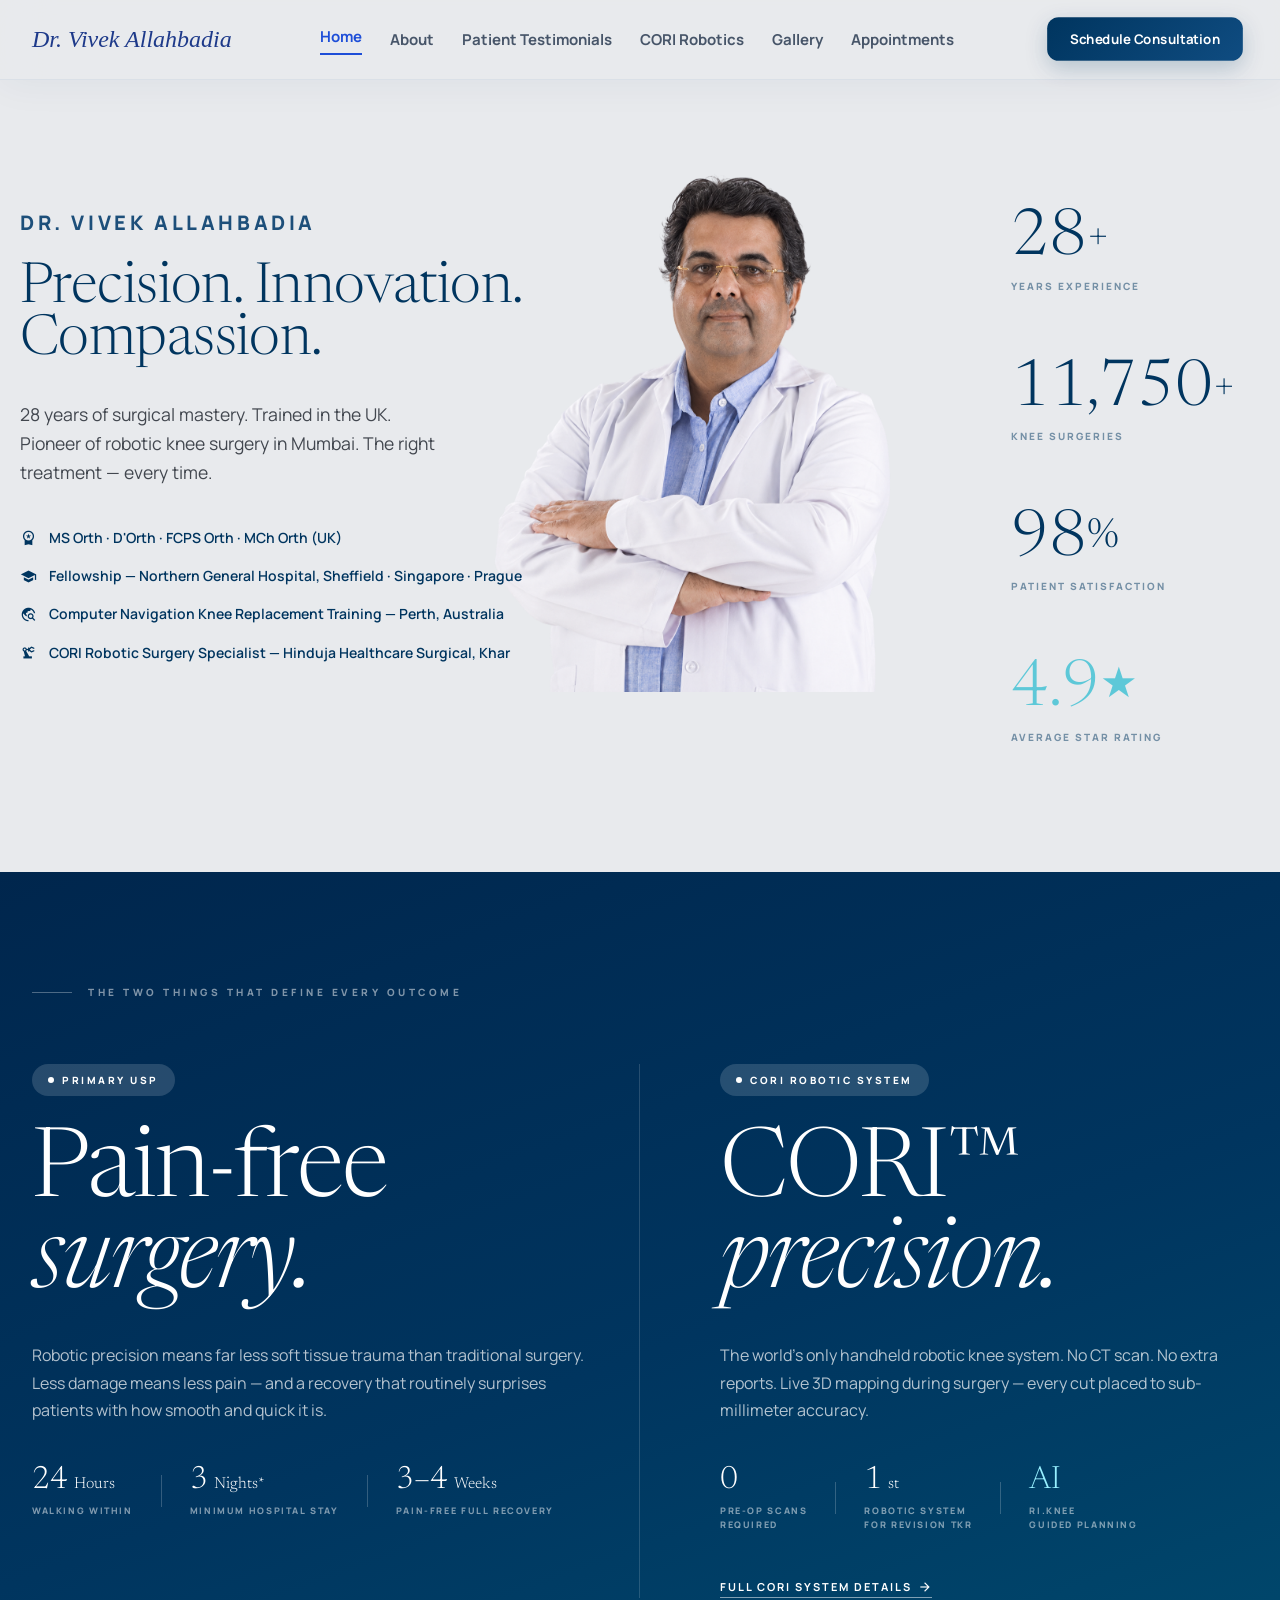
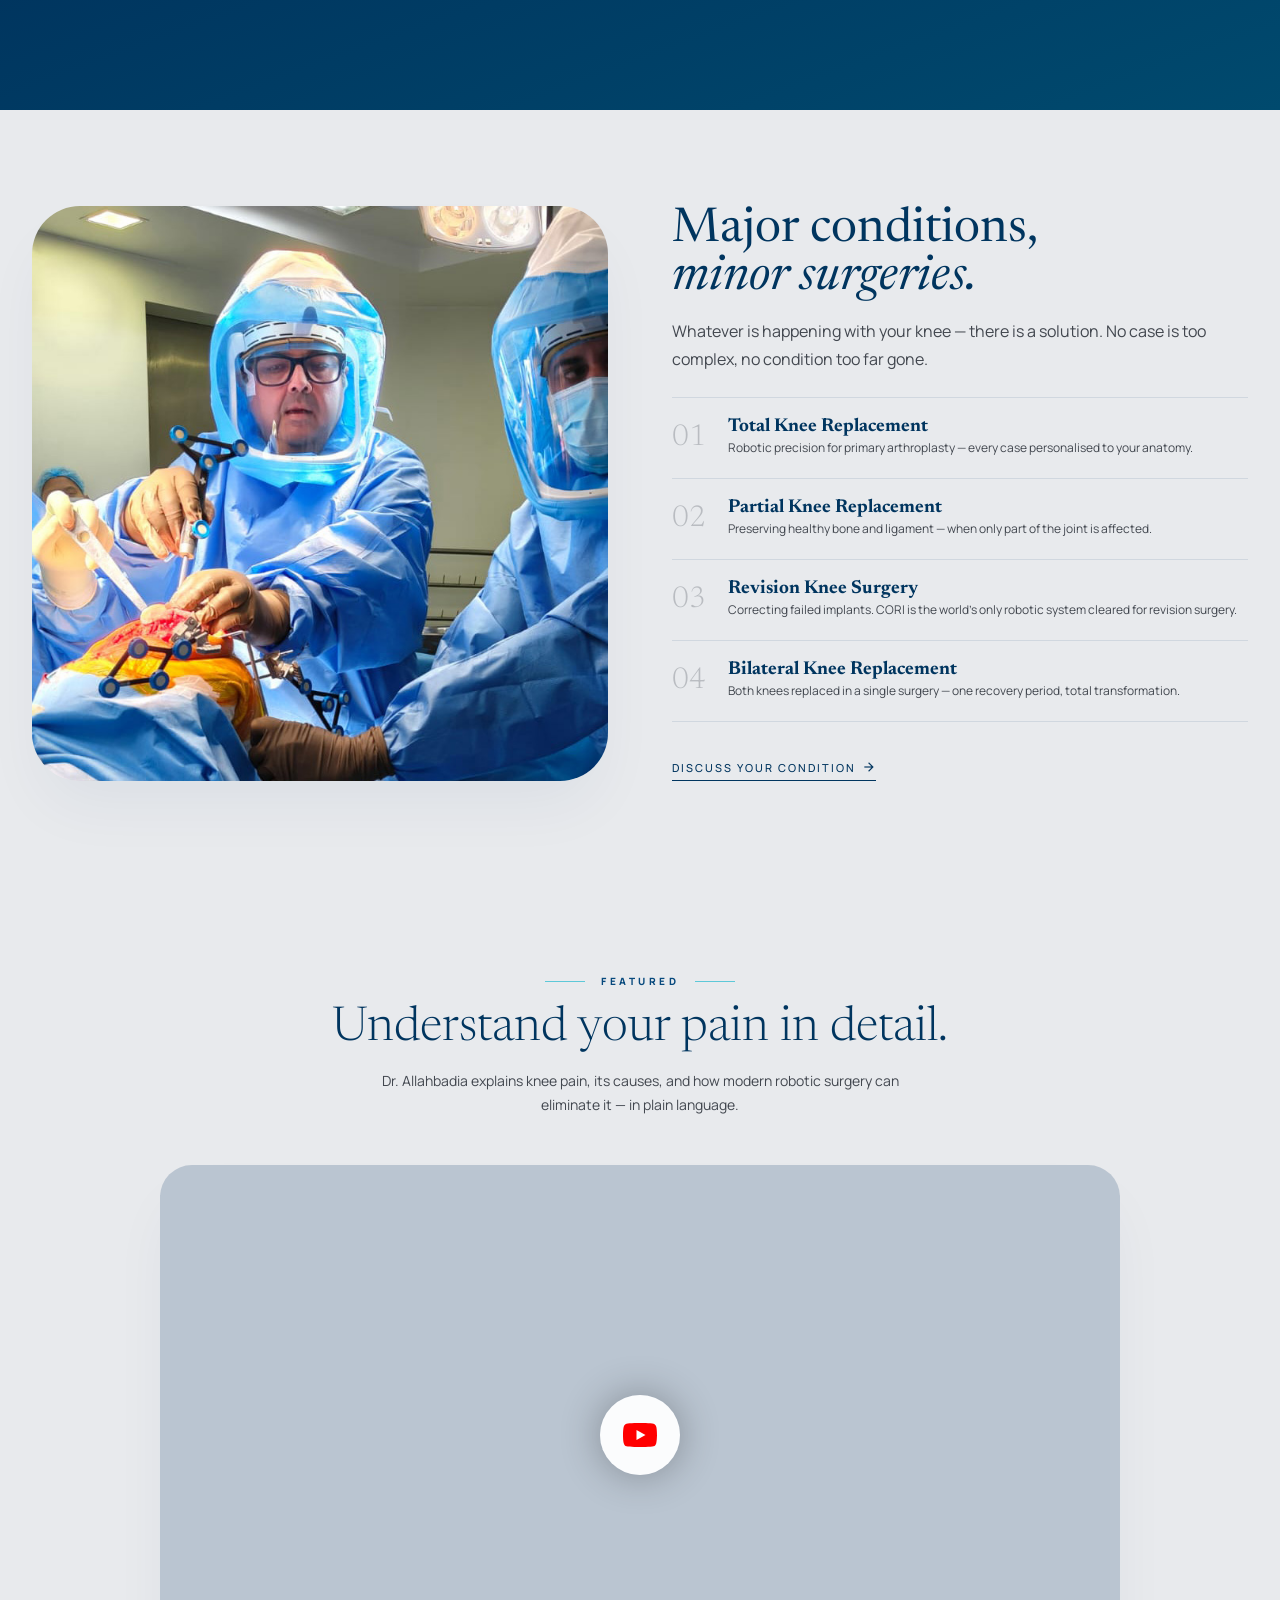
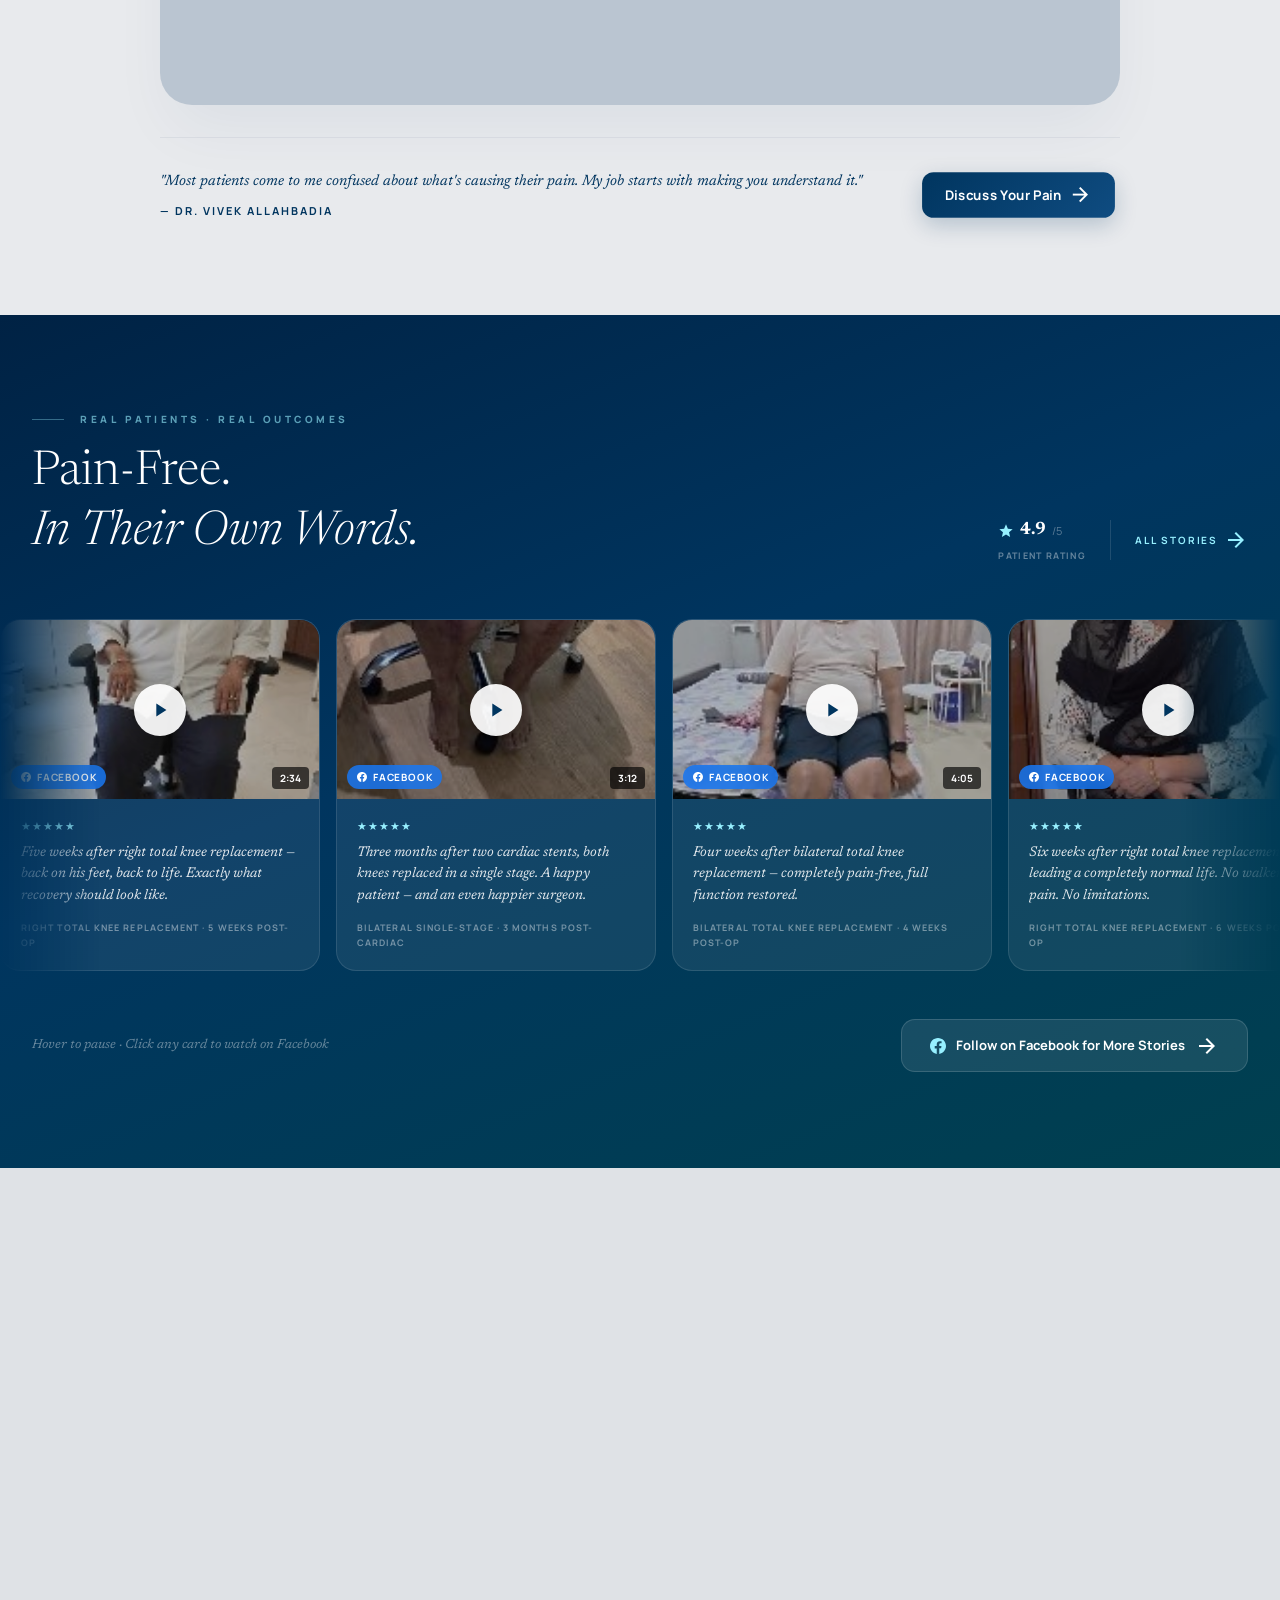
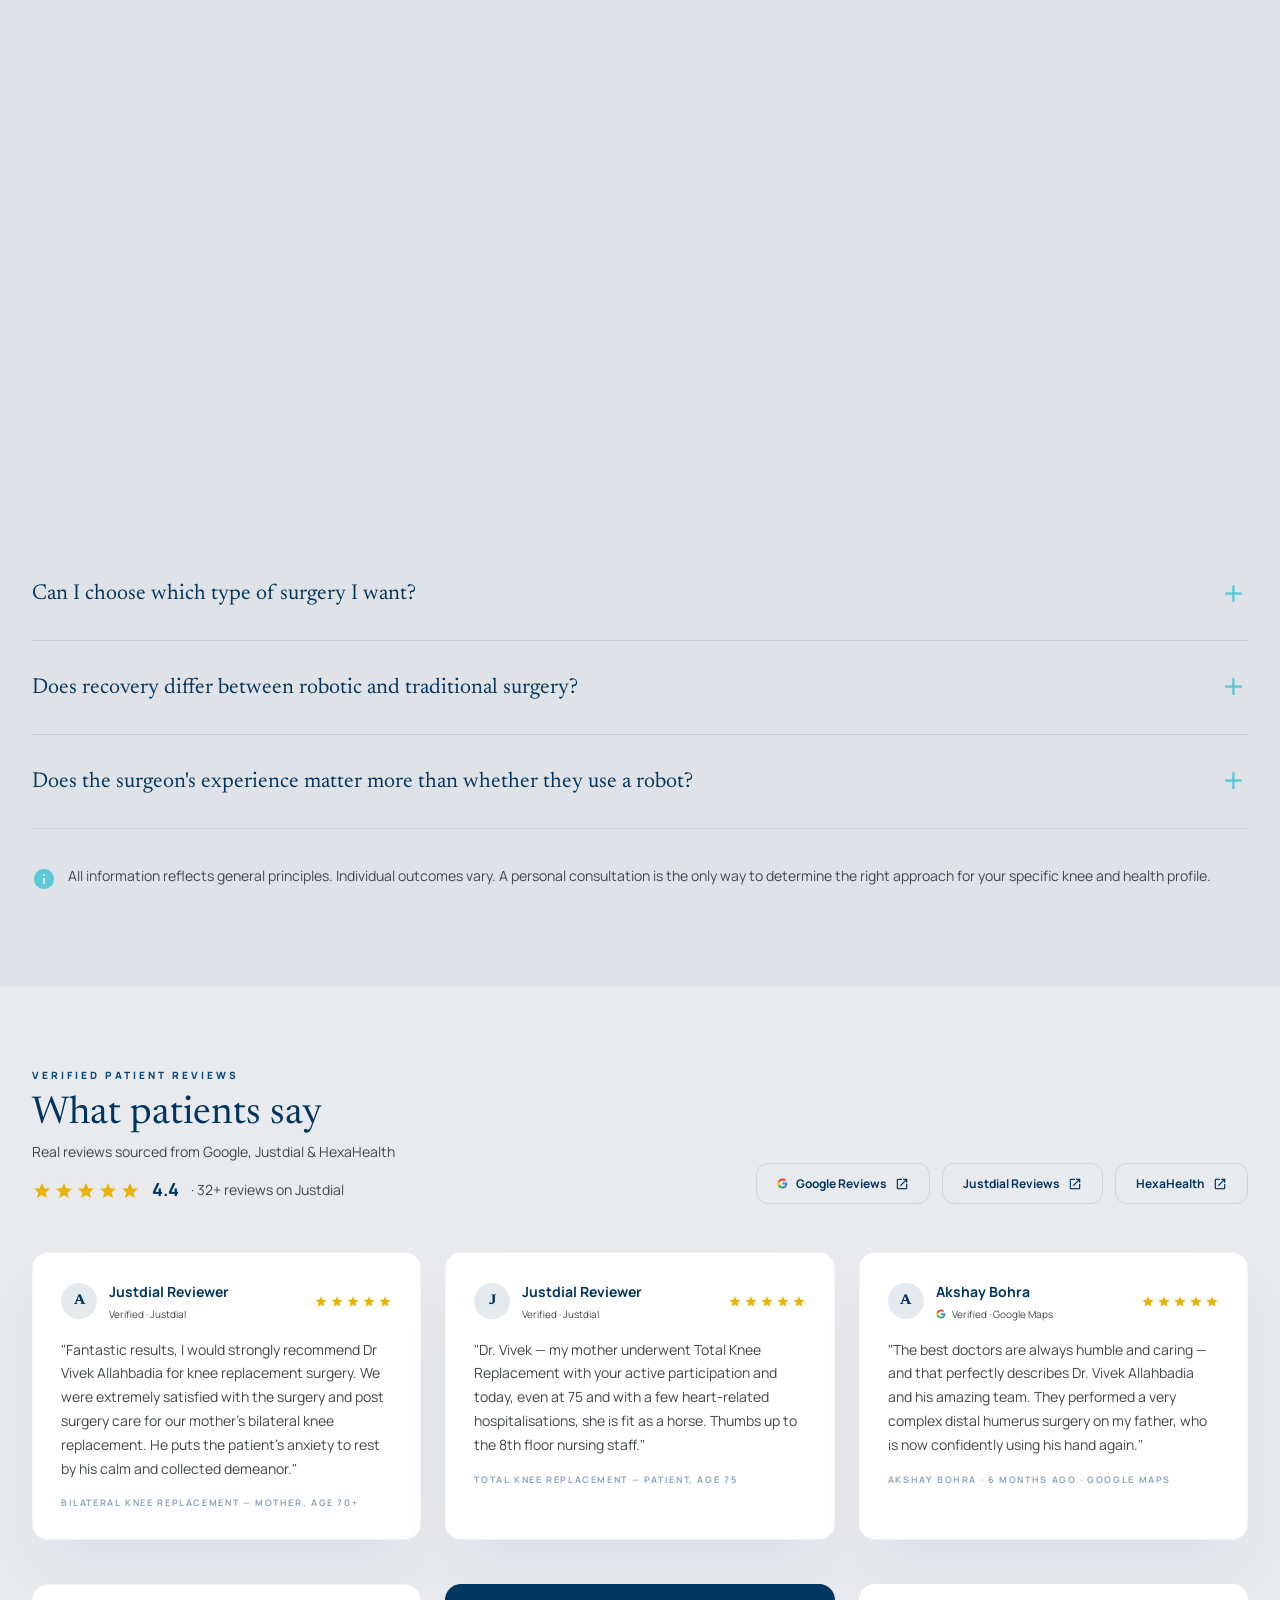
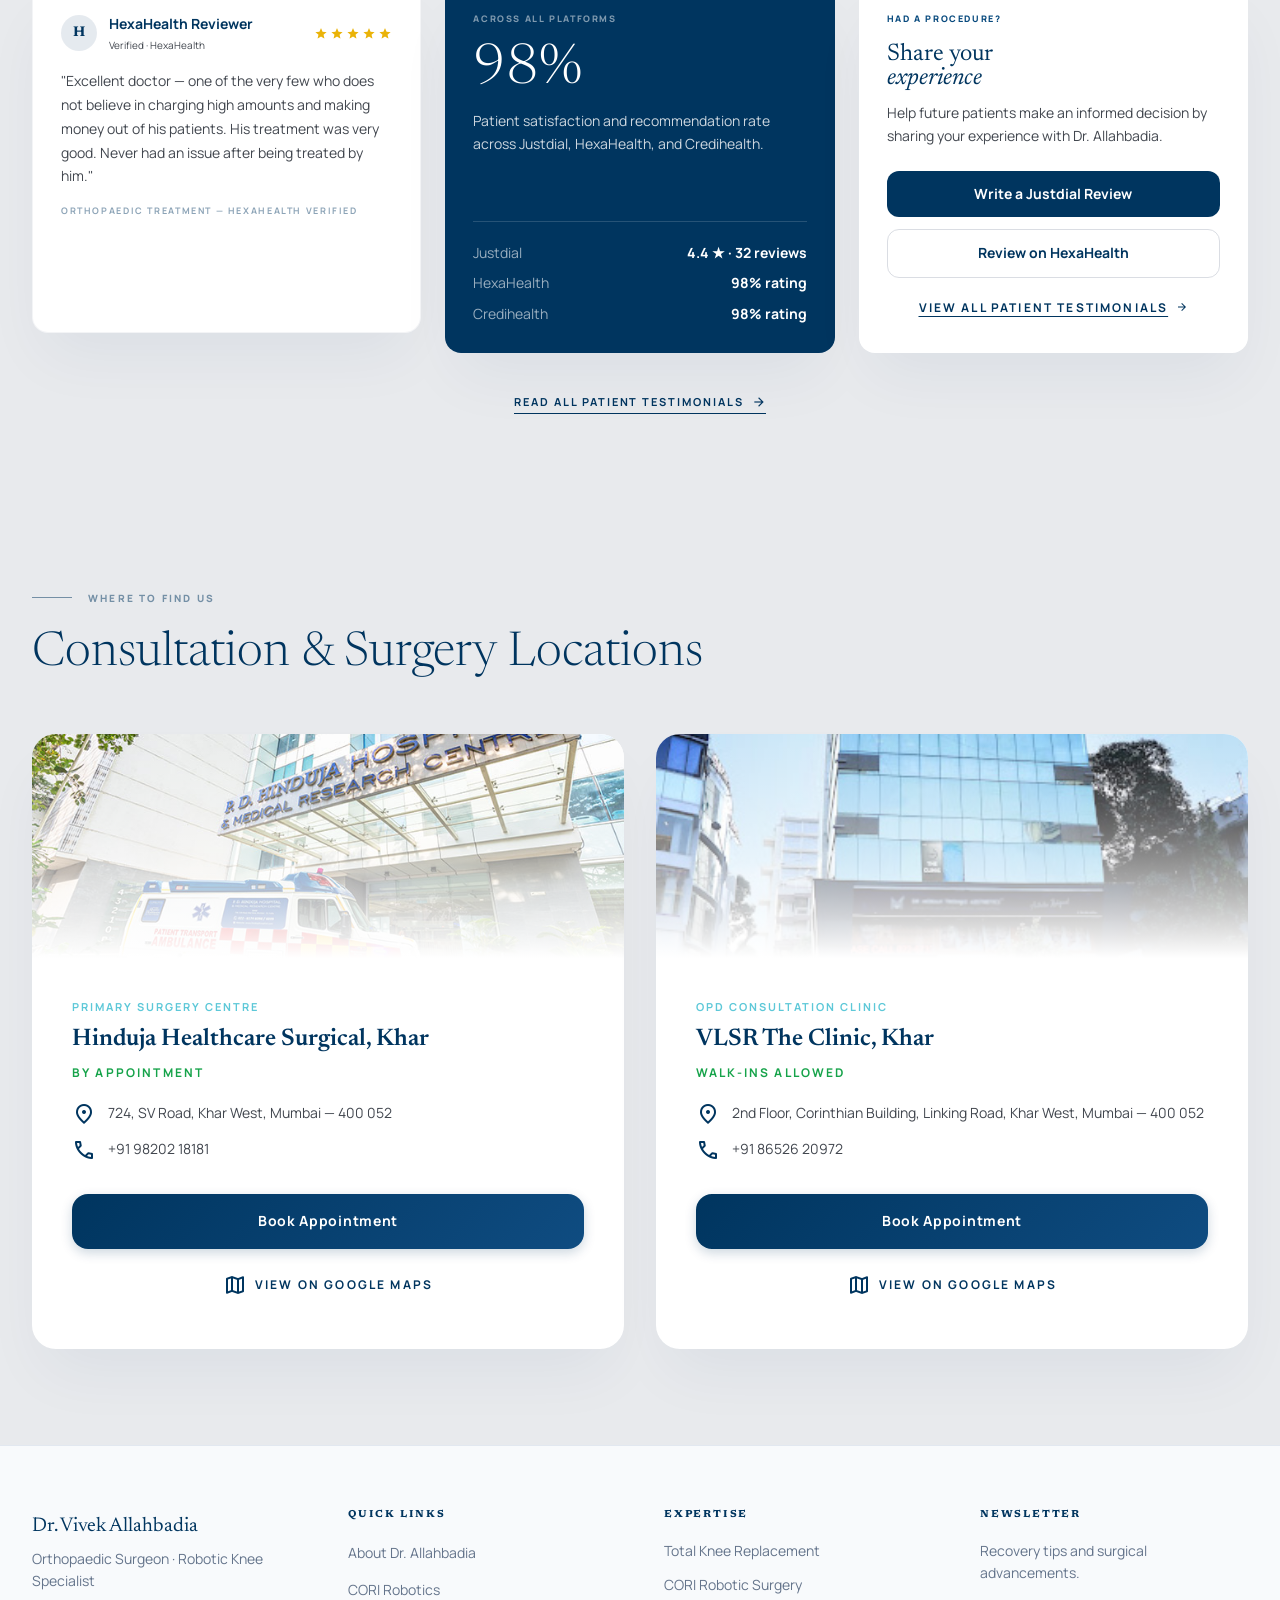
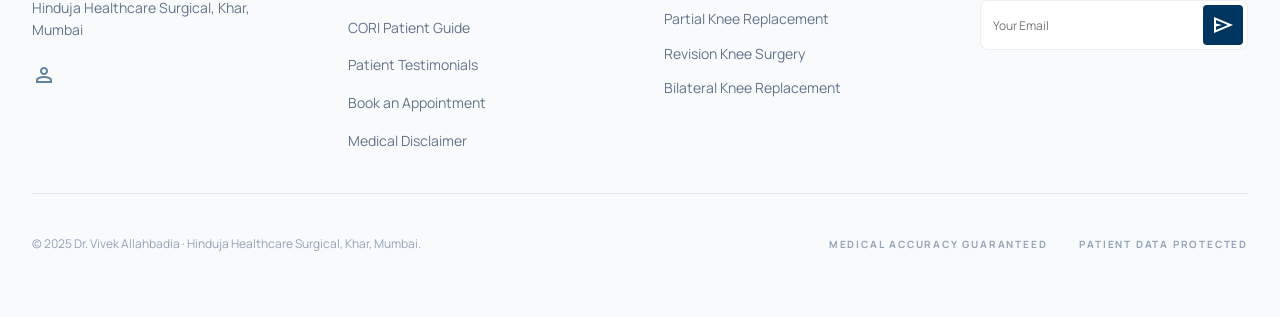
<file: index.html>
<!DOCTYPE html>
<html lang="en">
<head>

  <meta charset="UTF-8" />
  <meta name="viewport" content="width=device-width, initial-scale=1.0" />

  <!-- SEO -->
  <title>Dr. Vivek Allahbadia | Robotic Knee Surgeon Mumbai | CORI Specialist</title>
  <meta name="description" content="Dr. Vivek Allahbadia — Mumbai's leading robotic knee replacement surgeon. 28+ years, 11,750+ surgeries, 4.9★ rating. CORI robotic system at Hinduja Healthcare Surgical, Khar. Book a consultation today." />
  <meta name="keywords" content="robotic knee replacement Mumbai, best knee surgeon Mumbai, CORI robotic surgery, Dr Vivek Allahbadia, total knee replacement Mumbai, Hinduja Healthcare Khar" />
  <meta name="author" content="Dr. Vivek Allahbadia" />
  <meta name="robots" content="index, follow" />
  <link rel="canonical" href="https://www.drallahbadia.com/" />
  <link rel="alternate" hreflang="en-IN" href="https://www.drallahbadia.com/" />

  <!-- Geo -->
  <meta name="geo.region" content="IN-MH" />
  <meta name="geo.placename" content="Mumbai, Maharashtra, India" />
  <meta name="geo.position" content="19.0760;72.8777" />
  <meta name="ICBM" content="19.0760, 72.8777" />

  <!-- Open Graph -->
  <meta property="og:type" content="website" />
  <meta property="og:url" content="https://www.drallahbadia.com/" />
  <meta property="og:title" content="Dr. Vivek Allahbadia | Robotic Knee Surgeon, Mumbai" />
  <meta property="og:description" content="28+ years · 11,750+ surgeries · 4.9★. Mumbai's leading CORI robotic knee replacement specialist at Hinduja Healthcare Surgical, Khar." />
  <meta property="og:image" content="https://www.drallahbadia.com/images/og-cover.jpg" />
  <meta property="og:image:width" content="1200" />
  <meta property="og:image:height" content="630" />
  <meta property="og:locale" content="en_IN" />
  <meta property="og:site_name" content="Dr. Vivek Allahbadia" />

  <!-- Twitter -->
  <meta name="twitter:card" content="summary_large_image" />
  <meta name="twitter:title" content="Dr. Vivek Allahbadia | Robotic Knee Surgeon, Mumbai" />
  <meta name="twitter:description" content="28+ years · 11,750+ surgeries · CORI robotic knee specialist at Hinduja Healthcare Surgical, Khar." />
  <meta name="twitter:image" content="https://www.drallahbadia.com/images/og-cover.jpg" />

  <link rel="icon" type="image/x-icon" href="images/favicon.ico" />

  <!-- Fonts -->
  <link rel="preconnect" href="https://fonts.googleapis.com" />
  <link rel="preconnect" href="https://fonts.gstatic.com" crossorigin />
  <link href="https://fonts.googleapis.com/css2?family=Newsreader:ital,opsz,wght@0,6..72,200..800;1,6..72,200..800&family=Manrope:wght@200..800&display=swap" rel="stylesheet" />
  <link href="https://fonts.googleapis.com/css2?family=Material+Symbols+Outlined:wght,FILL@100..700,0..1&display=swap" rel="stylesheet" />

  <!-- Styles -->
  <link rel="stylesheet" href="styles.css" />

  <!-- Speakable -->
  <script type="application/ld+json">
  {
    "@context": "https://schema.org",
    "@type": "WebPage",
    "speakable": {
      "@type": "SpeakableSpecification",
      "cssSelector": [".hero__tagline", ".hero__credentials", ".usp__body", ".faq__question", ".faq__answer p"]
    },
    "url": "https://www.drallahbadia.com/"
  }
  </script>

  <!-- Structured Data: Physician -->
  <script type="application/ld+json">
  {
    "@context": "https://schema.org",
    "@graph": [
      {
        "@type": "BreadcrumbList",
        "itemListElement": [
          { "@type": "ListItem", "position": 1, "name": "Home", "item": "https://www.drallahbadia.com/" }
        ]
      },
      {
        "@type": "Physician",
        "name": "Dr. Vivek Allahbadia",
        "honorificPrefix": "Dr.",
        "description": "Dr. Vivek Allahbadia is a senior orthopaedic and robotic knee replacement surgeon in Mumbai with 28 years of experience, over 11,750 surgeries performed, and a 4.9-star patient rating. He is one of India's leading specialists in CORI robotic-assisted total knee replacement.",
        "medicalSpecialty": "Orthopedic Surgery",
        "hasCredential": [
          { "@type": "EducationalOccupationalCredential", "name": "MS Orthopedics" },
          { "@type": "EducationalOccupationalCredential", "name": "D'Orth" },
          { "@type": "EducationalOccupationalCredential", "name": "FCPS Orthopaedics" },
          { "@type": "EducationalOccupationalCredential", "name": "MCh Orthopaedics (UK)" }
        ],
        "knowsAbout": ["Total Knee Replacement","Robotic Knee Replacement","CORI Robotic Surgery","Partial Knee Replacement","Revision Knee Surgery"],
        "worksFor": {
          "@type": "MedicalOrganization",
          "name": "Hinduja Healthcare Surgical",
          "address": { "@type": "PostalAddress", "streetAddress": "724, SV Road, Khar West", "addressLocality": "Mumbai", "addressRegion": "Maharashtra", "postalCode": "400052", "addressCountry": "IN" }
        },
        "url": "https://www.drallahbadia.com/",
        "telephone": "+919820218181",
        "aggregateRating": { "@type": "AggregateRating", "ratingValue": "4.9", "bestRating": "5", "ratingCount": "500", "reviewCount": "32" }
      },
      {
        "@type": "MedicalClinic",
        "name": "Dr. Vivek Allahbadia — Robotic Knee Surgery Mumbai",
        "telephone": "+919820218181",
        "address": { "@type": "PostalAddress", "streetAddress": "724, SV Road, Khar West", "addressLocality": "Khar, Mumbai", "addressRegion": "Maharashtra", "postalCode": "400052", "addressCountry": "IN" },
        "geo": { "@type": "GeoCoordinates", "latitude": "19.0760", "longitude": "72.8340" },
        "sameAs": ["https://www.drallahbadia.com/cori-knee-replacement.html","https://www.linkedin.com/in/vivek-allahbadia-7404577/","https://www.facebook.com/drvivekallahbadia",
          "https://www.facebook.com/groups/134788193222639/","https://www.youtube.com/@aapkabonedoctor6797"]
      },
      {
        "@type": "FAQPage",
        "mainEntity": [
          { "@type": "Question", "name": "What is the difference between traditional and robotic knee replacement?", "acceptedAnswer": { "@type": "Answer", "text": "In traditional knee replacement, the surgeon uses hand instruments to make bone cuts. In CORI robotic-assisted replacement, the surgeon performs every step but the system builds a live 3D map of the knee and guides the cutting tool to sub-millimetre accuracy. The robot does not operate — it assists." } },
          { "@type": "Question", "name": "Does Dr. Allahbadia believe robotic surgery is always better?", "acceptedAnswer": { "@type": "Answer", "text": "No. Dr. Allahbadia performed over 10,000 successful knee surgeries before CORI was available in India. His view: the robot makes a good surgeon better. It does not make a poor surgeon good." } },
          { "@type": "Question", "name": "When does robotic surgery make a difference?", "acceptedAnswer": { "@type": "Answer", "text": "Robotic precision adds most value for younger patients, severe deformities, revision surgeries (CORI is the only robot approved for revision TKR), and high-BMI patients. For a standard, well-aligned knee in an older patient, the difference is often small." } },
          { "@type": "Question", "name": "Is robotic surgery more expensive?", "acceptedAnswer": { "@type": "Answer", "text": "Yes. Robotic systems carry a higher cost. Hinduja Healthcare Surgical, Khar remains significantly more economical than many comparable private hospitals in Mumbai, making both options more accessible than patients expect." } },
          { "@type": "Question", "name": "Can I choose between robotic and traditional surgery?", "acceptedAnswer": { "@type": "Answer", "text": "Yes. Dr. Allahbadia offers both. The decision is always made jointly based on your anatomy, health profile, lifestyle, and goals. You will never be pressured toward one approach." } },
          { "@type": "Question", "name": "Does recovery differ between robotic and traditional surgery?", "acceptedAnswer": { "@type": "Answer", "text": "Robotic surgery's precise cuts mean less soft tissue trauma and often less post-operative pain. Most CORI patients walk the day after surgery and go home within 48 to 72 hours. A well-performed conventional surgery also produces excellent recovery." } },
          { "@type": "Question", "name": "Does the surgeon's experience matter more than whether they use a robot?", "acceptedAnswer": { "@type": "Answer", "text": "Yes — by a significant margin. Surgical skill, clinical judgement, and experience are the primary determinants of a good result. A robot in the hands of a surgeon with limited experience will not produce a good outcome." } }
        ]
      },
      {
        "@type": "VideoObject",
        "@id": "https://www.youtube.com/watch?v=CDKYWAqE9NQ",
        "name": "Dr. Vivek Allahbadia on The Ranveer Show — Knee Pain, Robotic Surgery & Pain-Free Recovery",
        "description": "Dr. Vivek Allahbadia, HOD Orthopaedics at Hinduja Healthcare Surgical, Khar, Mumbai, explains the causes of knee pain, when surgery is and isn't necessary, and how CORI robotic-assisted knee replacement has made recovery faster and pain-free.",
        "thumbnailUrl": "https://img.youtube.com/vi/CDKYWAqE9NQ/maxresdefault.jpg",
        "uploadDate": "2023-01-01",
        "publisher": { "@type": "Organization", "name": "The Ranveer Show", "url": "https://www.youtube.com/@BeerBiceps" },
        "url": "https://www.youtube.com/watch?v=CDKYWAqE9NQ",
        "embedUrl": "https://www.youtube.com/embed/CDKYWAqE9NQ",
        "inLanguage": "en",
        "about": [
          { "@type": "MedicalCondition", "name": "Knee Osteoarthritis" },
          { "@type": "MedicalProcedure", "name": "CORI Robotic Knee Replacement" },
          { "@type": "MedicalProcedure", "name": "Total Knee Replacement" }
        ],
        "actor": { "@type": "Physician", "name": "Dr. Vivek Allahbadia", "url": "https://www.drallahbadia.com/" },
        "keywords": "robotic knee replacement Mumbai, CORI surgery, knee pain treatment, Dr Vivek Allahbadia, Ranveer Show, BeerBiceps, pain-free knee surgery, Hinduja Khar"
      }
    ]
  }
  </script>

</head>

<body>

<header class="site-header" role="banner">
  <nav class="site-nav" aria-label="Primary navigation">
    <a href="index.html" class="nav-brand" aria-label="Dr. Vivek Allahbadia — Home">Dr. Vivek Allahbadia</a>
    <div class="nav-links" role="list">
      <a href="index.html"        data-page="index.html"        class="nav-link" role="listitem">Home</a>
      <a href="about.html"        data-page="about.html"        class="nav-link" role="listitem">About</a>
      <a href="testimonials.html" data-page="testimonials.html" class="nav-link" role="listitem">Patient Testimonials</a>
      <a href="robot.html"        data-page="robot.html"        class="nav-link" role="listitem">CORI Robotics</a>
      <a href="gallery.html"      data-page="gallery.html"      class="nav-link" role="listitem">Gallery</a>
      <a href="appointments.html" data-page="appointments.html" class="nav-link" role="listitem">Appointments</a>
    </div>
    <div class="nav-actions">
      <a href="https://wa.me/919820218181?text=Hello%2C%20I%20would%20like%20to%20book%20a%20consultation%20with%20Dr.%20Vivek%20Allahbadia."
         target="_blank" rel="noopener" class="btn btn--primary nav-cta"
         aria-label="Book consultation on WhatsApp">Schedule Consultation</a>
      <button id="menu-btn" class="menu-btn" aria-label="Open navigation menu" aria-expanded="false" aria-controls="mobile-menu">
        <span class="material-symbols-outlined icon-menu">menu</span>
        <span class="material-symbols-outlined icon-close">close</span>
      </button>
    </div>
  </nav>
</header>

<div id="mobile-menu" class="mobile-menu" role="dialog" aria-label="Navigation menu" aria-modal="true">
<div class="mobile-menu__panel">
  <div class="mobile-menu__topbar">
    <span class="mobile-menu__brand">Dr. Vivek Allahbadia</span>
    <button id="menu-close" class="mobile-menu__close" aria-label="Close navigation menu">
      <span class="material-symbols-outlined">close</span>
    </button>
  </div>
  <nav class="mobile-menu__nav" aria-label="Mobile navigation">
    <a href="index.html" class="mobile-menu__item" data-index="0">
      <span class="mobile-menu__icon material-symbols-outlined" aria-hidden="true">home</span>
      <span class="mobile-menu__label">Home</span>
      <span class="mobile-menu__arrow material-symbols-outlined" aria-hidden="true">chevron_right</span>
    </a>
    <a href="about.html" class="mobile-menu__item" data-index="1">
      <span class="mobile-menu__icon material-symbols-outlined" aria-hidden="true">person</span>
      <span class="mobile-menu__label">About</span>
      <span class="mobile-menu__arrow material-symbols-outlined" aria-hidden="true">chevron_right</span>
    </a>
    <a href="robot.html" class="mobile-menu__item" data-index="2">
      <span class="mobile-menu__icon material-symbols-outlined" aria-hidden="true">precision_manufacturing</span>
      <span class="mobile-menu__label">CORI Robotics</span>
      <span class="mobile-menu__arrow material-symbols-outlined" aria-hidden="true">chevron_right</span>
    </a>
    <a href="testimonials.html" class="mobile-menu__item" data-index="3">
      <span class="mobile-menu__icon material-symbols-outlined" aria-hidden="true">star</span>
      <span class="mobile-menu__label">Testimonials</span>
      <span class="mobile-menu__arrow material-symbols-outlined" aria-hidden="true">chevron_right</span>
    </a>
    <a href="gallery.html" class="mobile-menu__item" data-index="4">
      <span class="mobile-menu__icon material-symbols-outlined" aria-hidden="true">photo_library</span>
      <span class="mobile-menu__label">Gallery</span>
      <span class="mobile-menu__arrow material-symbols-outlined" aria-hidden="true">chevron_right</span>
    </a>
    <a href="appointments.html" class="mobile-menu__item" data-index="5">
      <span class="mobile-menu__icon material-symbols-outlined" aria-hidden="true">calendar_month</span>
      <span class="mobile-menu__label">Appointments</span>
      <span class="mobile-menu__arrow material-symbols-outlined" aria-hidden="true">chevron_right</span>
    </a>
  </nav>
  <div class="mobile-menu__cta-wrap">
    <div class="mobile-menu__nudge">
      <span class="mobile-menu__nudge-icon material-symbols-outlined" aria-hidden="true">info</span>
      <p class="mobile-menu__nudge-text">Still confused? Don't live in pain. Book an appointment and get the correct guidance and treatment.</p>
    </div>
    <a href="https://wa.me/919820218181?text=Hello%2C%20I%20would%20like%20to%20book%20a%20consultation%20with%20Dr.%20Vivek%20Allahbadia."
       target="_blank" rel="noopener" class="mobile-menu__cta"
       aria-label="Schedule a consultation on WhatsApp">
      <span class="material-symbols-outlined" aria-hidden="true" style="font-variation-settings:'FILL' 1;">calendar_month</span>
      Schedule Consultation
    </a>
  </div>
</div>
</div>

<main role="main" class="page-main">

  <section class="hero" aria-label="Introduction">
    <div class="hero__image-wrap hero-img" aria-hidden="true">
      <img class="hero__image" src="images/abouthero.png"
           alt="Dr. Vivek Allahbadia, Orthopaedic and Robotic Knee Surgeon, Mumbai"
           width="600" height="900" loading="eager" />
    </div>
    <div class="hero__grid">
      <div class="hero__text hero-left">
        <p class="hero__eyebrow" aria-hidden="true">Dr. VIVEK ALLAHBADIA</p>
        <h1 class="hero__heading">Precision. Innovation.<br/>Compassion.</h1>
        <p class="hero__tagline">28 years of surgical mastery. Trained in the UK. Pioneer of robotic knee surgery in Mumbai. The right treatment — every time.</p>
        <div class="hero__mobile-photo" aria-hidden="true" style="display:none;width:100%;max-width:280px;margin:0 auto 1.75rem;border-radius:1.25rem;overflow:hidden;aspect-ratio:3/4;box-shadow:0 12px 40px rgba(0,53,95,0.15);">
          <img src="images/abouthero.png" alt="Dr. Vivek Allahbadia" style="width:100%;height:100%;object-fit:cover;object-position:top center;transform:scaleX(-1);"/>
        </div>
        <ul class="hero__credentials" aria-label="Qualifications and training">
          <li class="hero__credential">
            <span class="hero__credential-icon material-symbols-outlined" aria-hidden="true">workspace_premium</span>
            <span class="hero__credential-text">MS Orth · D'Orth · FCPS Orth · MCh Orth (UK)</span>
          </li>
          <li class="hero__credential">
            <span class="hero__credential-icon material-symbols-outlined" aria-hidden="true">school</span>
            <span class="hero__credential-text">Fellowship — Northern General Hospital, Sheffield · Singapore · Prague</span>
          </li>
          <li class="hero__credential">
            <span class="hero__credential-icon material-symbols-outlined" aria-hidden="true">travel_explore</span>
            <span class="hero__credential-text">Computer Navigation Knee Replacement Training — Perth, Australia</span>
          </li>
          <li class="hero__credential">
            <span class="hero__credential-icon material-symbols-outlined" aria-hidden="true">precision_manufacturing</span>
            <span class="hero__credential-text">CORI Robotic Surgery Specialist — Hinduja Healthcare Surgical, Khar</span>
          </li>
        </ul>
      </div>
      <div class="hero__stats hero-right" aria-label="Career statistics">
        <div class="stat-block" role="figure" aria-label="28 plus years of experience">
          <div class="stat-counter" data-target="28" aria-hidden="true">0<span class="stat-suffix">+</span></div>
          <p class="stat-label">Years Experience</p>
        </div>
        <div class="stat-block" role="figure" aria-label="Over 11750 knee surgeries">
          <div class="stat-counter" data-target="11750" data-format="thousands" aria-hidden="true">0<span class="stat-suffix">+</span></div>
          <p class="stat-label">Knee Surgeries</p>
        </div>
        <div class="stat-block" role="figure" aria-label="98 percent patient satisfaction">
          <div class="stat-counter" data-target="98" aria-hidden="true">0<span class="stat-suffix">%</span></div>
          <p class="stat-label">Patient Satisfaction</p>
        </div>
        <div class="stat-block" role="figure" aria-label="4.9 star average rating">
          <div class="stat-counter stat-counter--teal" data-target="4.9" data-decimal="1" aria-hidden="true">0<span class="stat-suffix">★</span></div>
          <p class="stat-label">Average Star Rating</p>
        </div>
      </div>
    </div>
  </section>

  <section id="editorial-usp" aria-label="Why choose Dr. Allahbadia">
    <div class="container">
      <p class="usp__eyebrow" aria-hidden="true">The two things that define every outcome</p>
      <div class="usp__grid">
        <article class="usp__col usp__col--left">
          <div class="usp__badge"><span class="usp__badge-dot" aria-hidden="true"></span> Primary USP</div>
          <h2 class="usp__heading">Pain&#8209;free<br/><em>surgery.</em></h2>
          <p class="usp__body">Robotic precision means far less soft tissue trauma than traditional surgery. Less damage means less pain — and a recovery that routinely surprises patients with how smooth and quick it is.</p>
          <div class="usp__metrics" aria-label="Recovery timeline">
            <div><p class="usp__metric-value">24<span class="usp__metric-unit">Hours</span></p><p class="usp__metric-label">Walking Within</p></div>
            <div class="usp__divider" aria-hidden="true"></div>
            <div><p class="usp__metric-value">3<span class="usp__metric-unit">Nights*</span></p><p class="usp__metric-label">Minimum Hospital Stay</p></div>
            <div class="usp__divider" aria-hidden="true"></div>
            <div><p class="usp__metric-value">3–4<span class="usp__metric-unit">Weeks</span></p><p class="usp__metric-label">Pain-Free Full Recovery</p></div>
          </div>
        </article>
        <article class="usp__col usp__col--right">
          <div class="usp__badge"><span class="usp__badge-dot" aria-hidden="true"></span> CORI Robotic System</div>
          <h2 class="usp__heading">CORI™<br/><em>precision.</em></h2>
          <p class="usp__body">The world's only handheld robotic knee system. No CT scan. No extra reports. Live 3D mapping during surgery — every cut placed to sub-millimeter accuracy.</p>
          <div class="usp__metrics usp__metrics--spaced" aria-label="CORI system facts">
            <div><p class="usp__metric-value">0</p><p class="usp__metric-label">Pre-op Scans<br/>Required</p></div>
            <div class="usp__divider" aria-hidden="true"></div>
            <div><p class="usp__metric-value">1<span class="usp__metric-unit">st</span></p><p class="usp__metric-label">Robotic System<br/>for Revision TKR</p></div>
            <div class="usp__divider" aria-hidden="true"></div>
            <div><p class="usp__metric-value usp__metric-value--teal">AI</p><p class="usp__metric-label">RI.KNEE<br/>Guided Planning</p></div>
          </div>
          <a href="robot.html" class="usp__link">Full CORI System Details <span class="material-symbols-outlined" aria-hidden="true">arrow_forward</span></a>
        </article>
      </div>
    </div>
  </section>

  <section class="section section--surface" aria-label="Conditions treated and procedures offered">
    <div class="container">
      <div class="conditions__grid">
        <div class="conditions__image-wrap fade-in-up" data-delay="0">
          <img class="conditions__image" src="images/surgery.jpg"
               alt="Dr. Vivek Allahbadia performing CORI robotic knee replacement at Hinduja Healthcare Surgical, Khar"
               loading="lazy" width="800" height="600" />
        </div>
        <div class="fade-in-up" data-delay="150">
          <h2 class="conditions__heading">Major conditions,<br/><em>minor surgeries.</em></h2>
          <p class="conditions__intro">Whatever is happening with your knee — there is a solution. No case is too complex, no condition too far gone.</p>
          <ol class="conditions__list" aria-label="Procedures performed">
            <li class="condition-item fade-in-up" data-delay="0">
              <span class="condition-item__num" aria-hidden="true">01</span>
              <div><h3 class="condition-item__name">Total Knee Replacement</h3><p class="condition-item__desc">Robotic precision for primary arthroplasty — every case personalised to your anatomy.</p></div>
            </li>
            <li class="condition-item fade-in-up" data-delay="80">
              <span class="condition-item__num" aria-hidden="true">02</span>
              <div><h3 class="condition-item__name">Partial Knee Replacement</h3><p class="condition-item__desc">Preserving healthy bone and ligament — when only part of the joint is affected.</p></div>
            </li>
            <li class="condition-item fade-in-up" data-delay="160">
              <span class="condition-item__num" aria-hidden="true">03</span>
              <div><h3 class="condition-item__name">Revision Knee Surgery</h3><p class="condition-item__desc">Correcting failed implants. CORI is the world's only robotic system cleared for revision surgery.</p></div>
            </li>
            <li class="condition-item fade-in-up" data-delay="320">
              <span class="condition-item__num" aria-hidden="true">04</span>
              <div><h3 class="condition-item__name">Bilateral Knee Replacement</h3><p class="condition-item__desc">Both knees replaced in a single surgery — one recovery period, total transformation.</p></div>
            </li>
          </ol>
          <a href="https://wa.me/919820218181?text=Hello%2C%20I%20would%20like%20to%20discuss%20my%20knee%20condition."
             target="_blank" rel="noopener" class="btn btn--ghost" aria-label="Discuss your condition on WhatsApp">
            Discuss Your Condition <span class="material-symbols-outlined" aria-hidden="true">arrow_forward</span>
          </a>
        </div>
      </div>
    </div>
  </section>

  <section class="section section--surface" aria-label="Featured video — understanding knee pain">
    <div class="container--narrow">
      <div class="video-feature__header fade-in-up" data-delay="0">
        <p class="video-feature__eyebrow">Featured</p>
        <h2 class="video-feature__heading">Understand your pain in detail.</h2>
        <p class="video-feature__intro">Dr. Allahbadia explains knee pain, its causes, and how modern robotic surgery can eliminate it — in plain language.</p>
      </div>
      <a href="https://www.youtube.com/watch?v=CDKYWAqE9NQ" target="_blank" rel="noopener"
         class="video-thumbnail fade-in-up" data-delay="150"
         aria-label="Watch Dr. Allahbadia explain knee pain on YouTube">
        <img class="video-thumbnail__img"
             src="https://img.youtube.com/vi/CDKYWAqE9NQ/maxresdefault.jpg"
             alt="Dr. Vivek Allahbadia on The Ranveer Show (BeerBiceps) — knee pain, CORI robotic surgery, and pain-free recovery in Mumbai"
             loading="lazy" width="1280" height="720"
             onerror="this.src='https://img.youtube.com/vi/CDKYWAqE9NQ/hqdefault.jpg'" />
        <div class="video-thumbnail__overlay" aria-hidden="true"></div>
        <div class="video-thumbnail__play-wrap" aria-hidden="true">
          <div class="video-thumbnail__play-btn">
            <svg viewBox="0 0 68 48" width="36" height="24"><path d="M66.52 7.74c-.78-2.93-2.49-5.41-5.42-6.19C55.79.13 34 0 34 0S12.21.13 6.9 1.55c-2.93.78-4.63 3.26-5.42 6.19C.06 13.05 0 24 0 24s.06 10.95 1.48 16.26c.78 2.93 2.49 5.41 5.42 6.19C12.21 47.87 34 48 34 48s21.79-.13 27.1-1.55c2.93-.78 4.64-3.26 5.42-6.19C67.94 34.95 68 24 68 24s-.06-10.95-1.48-16.26z" fill="#FF0000"/><path d="M45 24 27 14v20" fill="#fff"/></svg>
          </div>
        </div>
        <div class="video-thumbnail__label" aria-hidden="true">Watch on YouTube</div>
      </a>
      <div class="video-feature__footer fade-in-up" data-delay="250">
        <blockquote class="video-quote">
          "Most patients come to me confused about what's causing their pain. My job starts with making you understand it."
          <cite class="video-quote__cite">— Dr. Vivek Allahbadia</cite>
        </blockquote>
        <a href="https://wa.me/919820218181?text=Hello%2C%20I%20would%20like%20to%20book%20a%20consultation."
           target="_blank" rel="noopener" class="btn btn--primary" aria-label="Book consultation on WhatsApp">
          Discuss Your Pain <span class="material-symbols-outlined" aria-hidden="true">arrow_forward</span>
        </a>
      </div>
    </div>
  </section>

  <section class="testimonials" aria-label="Patient testimonial videos">
    <div class="container">
      <div class="testimonials__header fade-in-up" data-delay="0">
        <div>
          <p class="testimonials__eyebrow">Real Patients · Real Outcomes</p>
          <h2 class="testimonials__heading">Pain&#8209;Free.<br/><em>In Their Own Words.</em></h2>
        </div>
        <div class="testimonials__meta">
          <div class="testimonials__rating-wrap">
            <div class="testimonials__rating-row" aria-label="4.9 out of 5 stars">
              <svg width="16" height="16" viewBox="0 0 24 24" aria-hidden="true"><path fill="#97f0ff" d="M12 17.27 18.18 21l-1.64-7.03L22 9.24l-7.19-.61L12 2 9.19 8.63 2 9.24l5.46 4.73L5.82 21z"/></svg>
              <span class="testimonials__rating-num">4.9</span>
              <span class="testimonials__rating-denom">/5</span>
            </div>
            <p class="testimonials__rating-label">Patient Rating</p>
          </div>
          <div class="testimonials__meta-divider" aria-hidden="true"></div>
          <a href="testimonials.html" class="testimonials__all-link">All Stories <span class="material-symbols-outlined" aria-hidden="true">arrow_forward</span></a>
        </div>
      </div>
    </div>
    <div class="vcarousel-row vmask" role="region" aria-label="Patient recovery videos">
      <div class="vtrack-fwd">
        <a href="https://www.facebook.com/vivek.allahbadia/videos/1568968584797914/" target="_blank" rel="noopener" class="vcard" aria-label="Patient: Right Total Knee Replacement, 5 weeks post-op">
          <div class="vcard-thumb"><img src="thumbnails/ftthumb1.jpg" alt="Patient walking pain-free 5 weeks after right total knee replacement" loading="lazy" /><div class="vplay" aria-hidden="true"><div class="vplay-btn"><svg viewBox="0 0 24 24" width="22" height="22"><path fill="#00355f" d="M8 5v14l11-7z"/></svg></div></div><div class="fb-badge" aria-hidden="true"><svg width="10" height="10" viewBox="0 0 24 24" fill="white"><path d="M24 12.073C24 5.405 18.627 0 12 0S0 5.405 0 12.073C0 18.1 4.388 23.094 10.125 24v-8.437H7.078v-3.49h3.047V9.41c0-3.025 1.792-4.697 4.533-4.697 1.312 0 2.686.236 2.686.236v2.97h-1.513c-1.491 0-1.956.93-1.956 1.887v2.255h3.328l-.532 3.49h-2.796V24C19.612 23.094 24 18.1 24 12.073z"/></svg> Facebook</div><div class="vdur" aria-hidden="true">2:34</div></div>
          <div class="vcard-body"><div class="vstars" aria-label="5 stars">★★★★★</div><p class="vquote">Five weeks after right total knee replacement — back on his feet, back to life. Exactly what recovery should look like.</p><p class="vprocedure">Right Total Knee Replacement · 5 Weeks Post-Op</p></div>
        </a>
        <a href="https://www.facebook.com/vivek.allahbadia/videos/796084832853568/" target="_blank" rel="noopener" class="vcard" aria-label="Patient: Bilateral knee replacement 3 months post-cardiac">
          <div class="vcard-thumb"><img src="thumbnails/ftthumb2.jpg" alt="Bilateral knee replacement 3 months after cardiac stents" loading="lazy" /><div class="vplay" aria-hidden="true"><div class="vplay-btn"><svg viewBox="0 0 24 24" width="22" height="22"><path fill="#00355f" d="M8 5v14l11-7z"/></svg></div></div><div class="fb-badge" aria-hidden="true"><svg width="10" height="10" viewBox="0 0 24 24" fill="white"><path d="M24 12.073C24 5.405 18.627 0 12 0S0 5.405 0 12.073C0 18.1 4.388 23.094 10.125 24v-8.437H7.078v-3.49h3.047V9.41c0-3.025 1.792-4.697 4.533-4.697 1.312 0 2.686.236 2.686.236v2.97h-1.513c-1.491 0-1.956.93-1.956 1.887v2.255h3.328l-.532 3.49h-2.796V24C19.612 23.094 24 18.1 24 12.073z"/></svg> Facebook</div><div class="vdur" aria-hidden="true">3:12</div></div>
          <div class="vcard-body"><div class="vstars" aria-label="5 stars">★★★★★</div><p class="vquote">Three months after two cardiac stents, both knees replaced in a single stage. A happy patient — and an even happier surgeon.</p><p class="vprocedure">Bilateral Single-Stage · 3 Months Post-Cardiac</p></div>
        </a>
        <a href="https://www.facebook.com/vivek.allahbadia/videos/870501465759842/" target="_blank" rel="noopener" class="vcard" aria-label="Patient: Bilateral total knee replacement 4 weeks post-op">
          <div class="vcard-thumb"><img src="thumbnails/ftthumb3.jpg" alt="Patient completely pain-free at 4 weeks after bilateral total knee replacement" loading="lazy" /><div class="vplay" aria-hidden="true"><div class="vplay-btn"><svg viewBox="0 0 24 24" width="22" height="22"><path fill="#00355f" d="M8 5v14l11-7z"/></svg></div></div><div class="fb-badge" aria-hidden="true"><svg width="10" height="10" viewBox="0 0 24 24" fill="white"><path d="M24 12.073C24 5.405 18.627 0 12 0S0 5.405 0 12.073C0 18.1 4.388 23.094 10.125 24v-8.437H7.078v-3.49h3.047V9.41c0-3.025 1.792-4.697 4.533-4.697 1.312 0 2.686.236 2.686.236v2.97h-1.513c-1.491 0-1.956.93-1.956 1.887v2.255h3.328l-.532 3.49h-2.796V24C19.612 23.094 24 18.1 24 12.073z"/></svg> Facebook</div><div class="vdur" aria-hidden="true">4:05</div></div>
          <div class="vcard-body"><div class="vstars" aria-label="5 stars">★★★★★</div><p class="vquote">Four weeks after bilateral total knee replacement — completely pain-free, full function restored.</p><p class="vprocedure">Bilateral Total Knee Replacement · 4 Weeks Post-Op</p></div>
        </a>
        <a href="https://www.facebook.com/vivek.allahbadia/videos/742327865591083/" target="_blank" rel="noopener" class="vcard" aria-label="Patient: Right total knee replacement, 6 weeks post-op">
          <div class="vcard-thumb"><img src="thumbnails/ftthumb4.jpg" alt="Patient living normally at 6 weeks after right total knee replacement" loading="lazy" /><div class="vplay" aria-hidden="true"><div class="vplay-btn"><svg viewBox="0 0 24 24" width="22" height="22"><path fill="#00355f" d="M8 5v14l11-7z"/></svg></div></div><div class="fb-badge" aria-hidden="true"><svg width="10" height="10" viewBox="0 0 24 24" fill="white"><path d="M24 12.073C24 5.405 18.627 0 12 0S0 5.405 0 12.073C0 18.1 4.388 23.094 10.125 24v-8.437H7.078v-3.49h3.047V9.41c0-3.025 1.792-4.697 4.533-4.697 1.312 0 2.686.236 2.686.236v2.97h-1.513c-1.491 0-1.956.93-1.956 1.887v2.255h3.328l-.532 3.49h-2.796V24C19.612 23.094 24 18.1 24 12.073z"/></svg> Facebook</div><div class="vdur" aria-hidden="true">3:48</div></div>
          <div class="vcard-body"><div class="vstars" aria-label="5 stars">★★★★★</div><p class="vquote">Six weeks after right total knee replacement — leading a completely normal life. No walker. No pain. No limitations.</p><p class="vprocedure">Right Total Knee Replacement · 6 Weeks Post-Op</p></div>
        </a>
        <a href="https://www.facebook.com/vivek.allahbadia/videos/1195437929196120/" target="_blank" rel="noopener" class="vcard" aria-label="Patient: Total knee replacement, Day 10 post-op">
          <div class="vcard-thumb"><img src="thumbnails/ftthumb5.jpg" alt="Full quadriceps strength on day 10 after total knee replacement" loading="lazy" /><div class="vplay" aria-hidden="true"><div class="vplay-btn"><svg viewBox="0 0 24 24" width="22" height="22"><path fill="#00355f" d="M8 5v14l11-7z"/></svg></div></div><div class="fb-badge" aria-hidden="true"><svg width="10" height="10" viewBox="0 0 24 24" fill="white"><path d="M24 12.073C24 5.405 18.627 0 12 0S0 5.405 0 12.073C0 18.1 4.388 23.094 10.125 24v-8.437H7.078v-3.49h3.047V9.41c0-3.025 1.792-4.697 4.533-4.697 1.312 0 2.686.236 2.686.236v2.97h-1.513c-1.491 0-1.956.93-1.956 1.887v2.255h3.328l-.532 3.49h-2.796V24C19.612 23.094 24 18.1 24 12.073z"/></svg> Facebook</div><div class="vdur" aria-hidden="true">2:55</div></div>
          <div class="vcard-body"><div class="vstars" aria-label="5 stars">★★★★★</div><p class="vquote">Day 10 after surgery — full quadriceps strength regained. Pain-free knee replacement, exactly as promised.</p><p class="vprocedure">Total Knee Replacement · Day 10</p></div>
        </a>
        <a href="https://www.facebook.com/vivek.allahbadia/videos/1279067380906819/" target="_blank" rel="noopener" class="vcard" aria-label="Patient: Bilateral total knee replacement, Day 3">
          <div class="vcard-thumb"><img src="thumbnails/ftthumb6.jpg" alt="Completely pain-free on day 3 after bilateral total knee replacement" loading="lazy" /><div class="vplay" aria-hidden="true"><div class="vplay-btn"><svg viewBox="0 0 24 24" width="22" height="22"><path fill="#00355f" d="M8 5v14l11-7z"/></svg></div></div><div class="fb-badge" aria-hidden="true"><svg width="10" height="10" viewBox="0 0 24 24" fill="white"><path d="M24 12.073C24 5.405 18.627 0 12 0S0 5.405 0 12.073C0 18.1 4.388 23.094 10.125 24v-8.437H7.078v-3.49h3.047V9.41c0-3.025 1.792-4.697 4.533-4.697 1.312 0 2.686.236 2.686.236v2.97h-1.513c-1.491 0-1.956.93-1.956 1.887v2.255h3.328l-.532 3.49h-2.796V24C19.612 23.094 24 18.1 24 12.073z"/></svg> Facebook</div><div class="vdur" aria-hidden="true">3:20</div></div>
          <div class="vcard-body"><div class="vstars" aria-label="5 stars">★★★★★</div><p class="vquote">Day 3 after bilateral total knee replacement — completely pain-free from day one. Both knees, one surgery, zero pain.</p><p class="vprocedure">Bilateral Total Knee Replacement · Day 3</p></div>
        </a>
        <a href="https://www.facebook.com/vivek.allahbadia/videos/820779847197610/" target="_blank" rel="noopener" class="vcard" aria-label="Patient: Total knee replacement, Day 3">
          <div class="vcard-thumb"><img src="thumbnails/ftthumb7.jpg" alt="Walking unassisted on day 3 after total knee replacement" loading="lazy" /><div class="vplay" aria-hidden="true"><div class="vplay-btn"><svg viewBox="0 0 24 24" width="22" height="22"><path fill="#00355f" d="M8 5v14l11-7z"/></svg></div></div><div class="fb-badge" aria-hidden="true"><svg width="10" height="10" viewBox="0 0 24 24" fill="white"><path d="M24 12.073C24 5.405 18.627 0 12 0S0 5.405 0 12.073C0 18.1 4.388 23.094 10.125 24v-8.437H7.078v-3.49h3.047V9.41c0-3.025 1.792-4.697 4.533-4.697 1.312 0 2.686.236 2.686.236v2.97h-1.513c-1.491 0-1.956.93-1.956 1.887v2.255h3.328l-.532 3.49h-2.796V24C19.612 23.094 24 18.1 24 12.073z"/></svg> Facebook</div><div class="vdur" aria-hidden="true">2:18</div></div>
          <div class="vcard-body"><div class="vstars" aria-label="5 stars">★★★★★</div><p class="vquote">Day 3 after surgery — walking pain-free, unassisted. This is what modern knee replacement recovery looks like.</p><p class="vprocedure">Total Knee Replacement · Day 3</p></div>
        </a>
        <a href="https://www.facebook.com/vivek.allahbadia/videos/1221827236446406/" target="_blank" rel="noopener" class="vcard" aria-label="Patient: Pain-free total knee replacement">
          <div class="vcard-thumb"><img src="thumbnails/ftthumb8.jpg" alt="Complete pain-free recovery after total knee replacement" loading="lazy" /><div class="vplay" aria-hidden="true"><div class="vplay-btn"><svg viewBox="0 0 24 24" width="22" height="22"><path fill="#00355f" d="M8 5v14l11-7z"/></svg></div></div><div class="fb-badge" aria-hidden="true"><svg width="10" height="10" viewBox="0 0 24 24" fill="white"><path d="M24 12.073C24 5.405 18.627 0 12 0S0 5.405 0 12.073C0 18.1 4.388 23.094 10.125 24v-8.437H7.078v-3.49h3.047V9.41c0-3.025 1.792-4.697 4.533-4.697 1.312 0 2.686.236 2.686.236v2.97h-1.513c-1.491 0-1.956.93-1.956 1.887v2.255h3.328l-.532 3.49h-2.796V24C19.612 23.094 24 18.1 24 12.073z"/></svg> Facebook</div><div class="vdur" aria-hidden="true">4:40</div></div>
          <div class="vcard-body"><div class="vstars" aria-label="5 stars">★★★★★</div><p class="vquote">Pain-free total knee replacement — a patient whose life has changed completely. No pain, full mobility, new beginning.</p><p class="vprocedure">Total Knee Replacement · Pain-Free Recovery</p></div>
        </a>
        <a href="https://www.facebook.com/vivek.allahbadia/videos/1425550055344961/" target="_blank" rel="noopener" class="vcard" aria-label="Patient: Bilateral knee replacement, pain-free">
          <div class="vcard-thumb"><img src="thumbnails/ftthumb9.jpg" alt="Pain-free from day one after bilateral knee replacement" loading="lazy" /><div class="vplay" aria-hidden="true"><div class="vplay-btn"><svg viewBox="0 0 24 24" width="22" height="22"><path fill="#00355f" d="M8 5v14l11-7z"/></svg></div></div><div class="fb-badge" aria-hidden="true"><svg width="10" height="10" viewBox="0 0 24 24" fill="white"><path d="M24 12.073C24 5.405 18.627 0 12 0S0 5.405 0 12.073C0 18.1 4.388 23.094 10.125 24v-8.437H7.078v-3.49h3.047V9.41c0-3.025 1.792-4.697 4.533-4.697 1.312 0 2.686.236 2.686.236v2.97h-1.513c-1.491 0-1.956.93-1.956 1.887v2.255h3.328l-.532 3.49h-2.796V24C19.612 23.094 24 18.1 24 12.073z"/></svg> Facebook</div><div class="vdur" aria-hidden="true">3:05</div></div>
          <div class="vcard-body"><div class="vstars" aria-label="5 stars">★★★★★</div><p class="vquote">Bilateral knee replacement, pain-free from the very first day. Two knees. One surgery. A complete transformation.</p><p class="vprocedure">Bilateral Knee Replacement · Pain-Free</p></div>
        </a>
        <a href="https://www.facebook.com/vivek.allahbadia/videos/1444125696661323/" target="_blank" rel="noopener" class="vcard" aria-label="Patient: Total knee replacement, pain management">
          <div class="vcard-thumb"><img src="thumbnails/ftthumb10.jpg" alt="Excellent pain management after total knee replacement" loading="lazy" /><div class="vplay" aria-hidden="true"><div class="vplay-btn"><svg viewBox="0 0 24 24" width="22" height="22"><path fill="#00355f" d="M8 5v14l11-7z"/></svg></div></div><div class="fb-badge" aria-hidden="true"><svg width="10" height="10" viewBox="0 0 24 24" fill="white"><path d="M24 12.073C24 5.405 18.627 0 12 0S0 5.405 0 12.073C0 18.1 4.388 23.094 10.125 24v-8.437H7.078v-3.49h3.047V9.41c0-3.025 1.792-4.697 4.533-4.697 1.312 0 2.686.236 2.686.236v2.97h-1.513c-1.491 0-1.956.93-1.956 1.887v2.255h3.328l-.532 3.49h-2.796V24C19.612 23.094 24 18.1 24 12.073z"/></svg> Facebook</div><div class="vdur" aria-hidden="true">5:15</div></div>
          <div class="vcard-body"><div class="vstars" aria-label="5 stars">★★★★★</div><p class="vquote">Pain management in knee replacement has never been better — and this patient's recovery is the proof.</p><p class="vprocedure">Total Knee Replacement · Pain Management</p></div>
        </a>
      </div>
    </div>
    <div class="container">
      <div class="testimonials__footer">
        <p class="testimonials__hint" aria-hidden="true">Hover to pause · Click any card to watch on Facebook</p>
        <a href="https://www.facebook.com/drvivekallahbadia" target="_blank" rel="noopener"
           class="testimonials__fb-btn" aria-label="Follow Dr. Allahbadia on Facebook">
          <svg width="16" height="16" viewBox="0 0 24 24" fill="#97f0ff" aria-hidden="true"><path d="M24 12.073C24 5.405 18.627 0 12 0S0 5.405 0 12.073C0 18.1 4.388 23.094 10.125 24v-8.437H7.078v-3.49h3.047V9.41c0-3.025 1.792-4.697 4.533-4.697 1.312 0 2.686.236 2.686.236v2.97h-1.513c-1.491 0-1.956.93-1.956 1.887v2.255h3.328l-.532 3.49h-2.796V24C19.612 23.094 24 18.1 24 12.073z"/></svg>
          Follow on Facebook for More Stories
          <span class="material-symbols-outlined" aria-hidden="true">arrow_forward</span>
        </a>
      </div>
    </div>
  </section>

  <section class="faq" id="faq" aria-label="Robotic vs Traditional Knee Surgery — FAQ">
    <div class="container--wide">
      <header class="fade-in-up" data-delay="0">
        <p class="faq__eyebrow">Know Before You Decide</p>
        <h2 class="faq__heading">Robotic or Traditional —<br/><em>Which Do You Actually Need?</em></h2>
        <p class="faq__pull-quote">Robotic assistance makes an experienced doctor better.<br/><span>It's the experience that counts, not just the robot.</span></p>
        <div class="faq__intro-grid">
          <p class="faq__intro-text">Dr. Allahbadia has performed over <strong>10,000 successful knee surgeries</strong> — the overwhelming majority without robotic assistance.</p>
          <p class="faq__intro-text">This is not a page selling you on a robot. It is an honest explanation so you can make the right decision for yourself.</p>
        </div>
      </header>
      <div class="faq__list" id="faq-traditional-robotic">
        <div class="faq__item fade-in-up" data-delay="0">
          <button class="faq__btn" aria-expanded="false"><span class="faq__question">What is the actual difference between traditional and robotic knee replacement?</span><span class="faq__icon material-symbols-outlined" aria-hidden="true">add</span></button>
          <div class="faq__body"><div class="faq__answer"><p>In a traditional knee replacement, the surgeon uses hand instruments and metal alignment rods to make bone cuts and position the implant. The result depends on the surgeon's skill, experience, and feel — and when those are excellent, the outcomes are excellent.</p><p>In a robotic-assisted replacement like CORI, the surgeon performs every step — but the system builds a live 3D map of your knee during surgery and guides the cutting tool with sub-millimetre accuracy. The robot does not operate. It assists.</p></div></div>
        </div>
        <div class="faq__item fade-in-up" data-delay="80">
          <button class="faq__btn" aria-expanded="false"><span class="faq__question">Does Dr. Allahbadia believe robotic surgery is always better?</span><span class="faq__icon material-symbols-outlined" aria-hidden="true">add</span></button>
          <div class="faq__body"><div class="faq__answer"><p>No — and he will tell you this plainly. Dr. Allahbadia performed over 10,000 successful knee surgeries before CORI technology was available in India. Traditional surgery, in the right hands, produces outstanding results.</p><p>His view: <strong>the robot makes a good surgeon better. It does not make a poor surgeon good.</strong> If a surgeon lacks clinical judgement, robotic assistance will not compensate for that.</p></div></div>
        </div>
        <div class="faq__item fade-in-up" data-delay="160">
          <button class="faq__btn" aria-expanded="false"><span class="faq__question">When would robotic surgery genuinely make a difference for me?</span><span class="faq__icon material-symbols-outlined" aria-hidden="true">add</span></button>
          <div class="faq__body"><div class="faq__answer"><p>Robotic precision adds the most value where small alignment errors carry big consequences — younger patients, severe deformities, revision surgeries (CORI is the only robot approved for revision TKR), and high-BMI patients.</p><p>For a standard, well-aligned knee in an older patient without unusual anatomy, the difference in outcome between expert traditional and expert robotic surgery is often small.</p></div></div>
        </div>
        <div class="faq__item fade-in-up" data-delay="240">
          <button class="faq__btn" aria-expanded="false"><span class="faq__question">Is robotic surgery more expensive? Is it worth the cost?</span><span class="faq__icon material-symbols-outlined" aria-hidden="true">add</span></button>
          <div class="faq__body"><div class="faq__answer"><p>Yes — robotic systems carry a higher cost. Whether justified depends on your age, anatomy, and how long you need the implant to last.</p><p><strong>Hinduja Healthcare Surgical, Khar remains significantly more economical than many comparable private hospitals in Mumbai</strong> — making both options more accessible than patients often expect.</p></div></div>
        </div>
        <div class="faq__item fade-in-up" data-delay="320">
          <button class="faq__btn" aria-expanded="false"><span class="faq__question">Can I choose which type of surgery I want?</span><span class="faq__icon material-symbols-outlined" aria-hidden="true">add</span></button>
          <div class="faq__body"><div class="faq__answer"><p>Yes. Dr. Allahbadia offers both. The decision is always made jointly — based on your anatomy, health profile, lifestyle, and what you want from the surgery.</p><p>You will never be pressured toward one approach. His job is to give you an honest recommendation with the reasoning behind it. The final decision is yours.</p></div></div>
        </div>
        <div class="faq__item fade-in-up" data-delay="400">
          <button class="faq__btn" aria-expanded="false"><span class="faq__question">Does recovery differ between robotic and traditional surgery?</span><span class="faq__icon material-symbols-outlined" aria-hidden="true">add</span></button>
          <div class="faq__body"><div class="faq__answer"><p>Robotic surgery's precise cuts mean less soft tissue trauma — and often less post-operative pain. Most CORI patients walk the day after surgery and go home within 48 to 72 hours.</p><p><strong>Regardless of technique, physiotherapy is non-negotiable. It is the single biggest determinant of your long-term outcome.</strong></p></div></div>
        </div>
        <div class="faq__item fade-in-up" data-delay="480">
          <button class="faq__btn" aria-expanded="false"><span class="faq__question">Does the surgeon's experience matter more than whether they use a robot?</span><span class="faq__icon material-symbols-outlined" aria-hidden="true">add</span></button>
          <div class="faq__body"><div class="faq__answer"><p><strong>Yes — by a significant margin.</strong> Dr. Allahbadia performed over 10,000 successful knee surgeries before CORI was available in India. Surgical skill, clinical judgement, and experience are the primary determinants of a good result.</p><p>When choosing where to have your knee replaced, ask first: how many has this surgeon done? What is their revision rate? <strong>Those answers matter far more than whether a robot was in the room.</strong></p></div></div>
        </div>
      </div>
      <p class="faq__note"><span class="faq__note-icon material-symbols-outlined">info</span>All information reflects general principles. Individual outcomes vary. A personal consultation is the only way to determine the right approach for your specific knee and health profile.</p>
    </div>
  </section>

  <section class="reviews" aria-label="Verified patient reviews">
    <div class="container">
      <div class="reviews__header fade-in-up" data-delay="0">
        <div>
          <p class="reviews__eyebrow">Verified Patient Reviews</p>
          <h2 class="reviews__heading">What patients say</h2>
          <p class="reviews__sub">Real reviews sourced from Google, Justdial &amp; HexaHealth</p>
          <div class="reviews__agg-stars">
            <div class="reviews__stars" aria-label="5 stars"><span class="material-symbols-outlined">star</span><span class="material-symbols-outlined">star</span><span class="material-symbols-outlined">star</span><span class="material-symbols-outlined">star</span><span class="material-symbols-outlined">star</span></div>
            <span class="reviews__agg-num">4.4</span>
            <span class="reviews__agg-label">· 32+ reviews on Justdial</span>
          </div>
        </div>
        <div class="reviews__platform-links">
          <a href="https://share.google/TCzcBQjXcQox6aByK" target="_blank" rel="noopener" class="reviews__platform-btn" aria-label="View Google Reviews"><svg width="11" height="11" viewBox="0 0 24 24" aria-hidden="true"><path fill="#4285F4" d="M22.56 12.25c0-.78-.07-1.53-.2-2.25H12v4.26h5.92c-.26 1.37-1.04 2.53-2.21 3.31v2.77h3.57c2.08-1.92 3.28-4.74 3.28-8.09z"/><path fill="#34A853" d="M12 23c2.97 0 5.46-.98 7.28-2.66l-3.57-2.77c-.98.66-2.23 1.06-3.71 1.06-2.86 0-5.29-1.93-6.16-4.53H2.18v2.84C3.99 20.53 7.7 23 12 23z"/><path fill="#FBBC05" d="M5.84 14.09c-.22-.66-.35-1.36-.35-2.09s.13-1.43.35-2.09V7.07H2.18C1.43 8.55 1 10.22 1 12s.43 3.45 1.18 4.93l3.66-2.84z"/><path fill="#EA4335" d="M12 5.38c1.62 0 3.06.56 4.21 1.64l3.15-3.15C17.45 2.09 14.97 1 12 1 7.7 1 3.99 3.47 2.18 7.07l3.66 2.84c.87-2.6 3.3-4.53 6.16-4.53z"/></svg>Google Reviews <span class="material-symbols-outlined" aria-hidden="true">open_in_new</span></a>
          <a href="https://www.justdial.com/Mumbai/Dr-Vivek-Allahbadia-Hinduja-Healthcare-Surgical-Hospital-Near-Khar-Telephone-Exchange-Off-P-D-Hinduja-Marg-Khar-West/022PXX22-XX22-140425154709-F5Y8_BZDET/reviews" target="_blank" rel="noopener" class="reviews__platform-btn" aria-label="View Justdial Reviews">Justdial Reviews <span class="material-symbols-outlined" aria-hidden="true">open_in_new</span></a>
          <a href="https://www.hexahealth.com/mumbai/doctor/dr-vivek-allahbadia-orthopedic-doctor" target="_blank" rel="noopener" class="reviews__platform-btn" aria-label="View HexaHealth Reviews">HexaHealth <span class="material-symbols-outlined" aria-hidden="true">open_in_new</span></a>
        </div>
      </div>
      <div class="reviews__grid">
        <article class="review-card fade-in-up" data-delay="0">
          <div class="review-card__header"><div class="review-card__avatar" aria-hidden="true">A</div><div><p class="review-card__name">Justdial Reviewer</p><p class="review-card__source">Verified · Justdial</p></div><div class="review-card__stars" aria-label="5 stars"><span class="material-symbols-outlined">star</span><span class="material-symbols-outlined">star</span><span class="material-symbols-outlined">star</span><span class="material-symbols-outlined">star</span><span class="material-symbols-outlined">star</span></div></div>
          <p class="review-card__text">"Fantastic results, I would strongly recommend Dr Vivek Allahbadia for knee replacement surgery. We were extremely satisfied with the surgery and post surgery care for our mother's bilateral knee replacement. He puts the patient's anxiety to rest by his calm and collected demeanor."</p>
          <p class="review-card__tag">Bilateral Knee Replacement — Mother, Age 70+</p>
        </article>
        <article class="review-card fade-in-up" data-delay="100">
          <div class="review-card__header"><div class="review-card__avatar" aria-hidden="true">J</div><div><p class="review-card__name">Justdial Reviewer</p><p class="review-card__source">Verified · Justdial</p></div><div class="review-card__stars" aria-label="5 stars"><span class="material-symbols-outlined">star</span><span class="material-symbols-outlined">star</span><span class="material-symbols-outlined">star</span><span class="material-symbols-outlined">star</span><span class="material-symbols-outlined">star</span></div></div>
          <p class="review-card__text">"Dr. Vivek — my mother underwent Total Knee Replacement with your active participation and today, even at 75 and with a few heart-related hospitalisations, she is fit as a horse. Thumbs up to the 8th floor nursing staff."</p>
          <p class="review-card__tag">Total Knee Replacement — Patient, Age 75</p>
        </article>
        <article class="review-card fade-in-up" data-delay="200">
          <div class="review-card__header"><div class="review-card__avatar" aria-hidden="true">A</div><div><p class="review-card__name">Akshay Bohra</p><p class="review-card__source"><svg width="10" height="10" viewBox="0 0 24 24" aria-hidden="true"><path fill="#4285F4" d="M22.56 12.25c0-.78-.07-1.53-.2-2.25H12v4.26h5.92c-.26 1.37-1.04 2.53-2.21 3.31v2.77h3.57c2.08-1.92 3.28-4.74 3.28-8.09z"/><path fill="#34A853" d="M12 23c2.97 0 5.46-.98 7.28-2.66l-3.57-2.77c-.98.66-2.23 1.06-3.71 1.06-2.86 0-5.29-1.93-6.16-4.53H2.18v2.84C3.99 20.53 7.7 23 12 23z"/><path fill="#FBBC05" d="M5.84 14.09c-.22-.66-.35-1.36-.35-2.09s.13-1.43.35-2.09V7.07H2.18C1.43 8.55 1 10.22 1 12s.43 3.45 1.18 4.93l3.66-2.84z"/><path fill="#EA4335" d="M12 5.38c1.62 0 3.06.56 4.21 1.64l3.15-3.15C17.45 2.09 14.97 1 12 1 7.7 1 3.99 3.47 2.18 7.07l3.66 2.84c.87-2.6 3.3-4.53 6.16-4.53z"/></svg>Verified · Google Maps</p></div><div class="review-card__stars" aria-label="5 stars"><span class="material-symbols-outlined">star</span><span class="material-symbols-outlined">star</span><span class="material-symbols-outlined">star</span><span class="material-symbols-outlined">star</span><span class="material-symbols-outlined">star</span></div></div>
          <p class="review-card__text">"The best doctors are always humble and caring — and that perfectly describes Dr. Vivek Allahbadia and his amazing team. They performed a very complex distal humerus surgery on my father, who is now confidently using his hand again."</p>
          <p class="review-card__tag">Akshay Bohra · 6 months ago · Google Maps</p>
        </article>
        <article class="review-card fade-in-up" data-delay="300">
          <div class="review-card__header"><div class="review-card__avatar" aria-hidden="true">H</div><div><p class="review-card__name">HexaHealth Reviewer</p><p class="review-card__source">Verified · HexaHealth</p></div><div class="review-card__stars" aria-label="5 stars"><span class="material-symbols-outlined">star</span><span class="material-symbols-outlined">star</span><span class="material-symbols-outlined">star</span><span class="material-symbols-outlined">star</span><span class="material-symbols-outlined">star</span></div></div>
          <p class="review-card__text">"Excellent doctor — one of the very few who does not believe in charging high amounts and making money out of his patients. His treatment was very good. Never had an issue after being treated by him."</p>
          <p class="review-card__tag">Orthopaedic Treatment — HexaHealth Verified</p>
        </article>
        <div class="review-stat-card fade-in-up" data-delay="400">
          <div><p class="review-stat-card__eyebrow">Across All Platforms</p><p class="review-stat-card__num">98%</p><p class="review-stat-card__desc">Patient satisfaction and recommendation rate across Justdial, HexaHealth, and Credihealth.</p></div>
          <div class="review-stat-card__list">
            <div class="review-stat-card__row"><span class="review-stat-card__platform">Justdial</span><span class="review-stat-card__value">4.4 ★ · 32 reviews</span></div>
            <div class="review-stat-card__row"><span class="review-stat-card__platform">HexaHealth</span><span class="review-stat-card__value">98% rating</span></div>
            <div class="review-stat-card__row"><span class="review-stat-card__platform">Credihealth</span><span class="review-stat-card__value">98% rating</span></div>
          </div>
        </div>
        <div class="review-cta-card fade-in-up" data-delay="500">
          <div><p class="review-cta-card__eyebrow">Had a procedure?</p><h3 class="review-cta-card__heading">Share your<br/><em>experience</em></h3><p class="review-cta-card__desc">Help future patients make an informed decision by sharing your experience with Dr. Allahbadia.</p></div>
          <div class="review-cta-card__actions">
            <a href="https://www.justdial.com/Mumbai/Dr-Vivek-Allahbadia-Hinduja-Healthcare-Surgical-Hospital-Near-Khar-Telephone-Exchange-Off-P-D-Hinduja-Marg-Khar-West/022PXX22-XX22-140425154709-F5Y8_BZDET/writereview" target="_blank" rel="noopener" class="review-cta-card__btn-primary">Write a Justdial Review</a>
            <a href="https://www.hexahealth.com/mumbai/doctor/dr-vivek-allahbadia-orthopedic-doctor" target="_blank" rel="noopener" class="review-cta-card__btn-outline">Review on HexaHealth</a>
            <a href="testimonials.html" class="review-cta-card__btn-link"><span class="review-cta-card__btn-link__text">View All Patient Testimonials</span><span class="material-symbols-outlined" aria-hidden="true">arrow_forward</span></a>
          </div>
        </div>
      </div>
      <div class="reviews__footer">
        <a href="testimonials.html" class="reviews__footer-link">Read All Patient Testimonials <span class="material-symbols-outlined" aria-hidden="true">arrow_forward</span></a>
      </div>
    </div>
  </section>

  <section class="section section--surface" aria-label="Consultation and surgery locations">
    <div class="container">
      <div class="locations__header fade-in-up" data-delay="0">
        <p class="section-eyebrow">Where to Find Us</p>
        <h2 class="section-heading">Consultation &amp; Surgery Locations</h2>
      </div>
      <div class="locations__grid">
        <article class="location-card fade-in-up" data-delay="100" aria-label="Hinduja Healthcare Surgical, Khar — primary surgery centre">
          <div class="location-card__img-wrap">
            <img class="location-card__img" src="images/hindujakhar.jpg" alt="Hinduja Healthcare Surgical, Khar West, Mumbai — Dr. Allahbadia's primary surgery centre" loading="lazy" width="600" height="224" />
            <div class="location-card__img-fade" aria-hidden="true"></div>
          </div>
          <div class="location-card__body">
            <span class="location-card__badge">Primary Surgery Centre</span>
            <h3 class="location-card__name">Hinduja Healthcare Surgical, Khar</h3>
            <p class="location-card__status">By Appointment</p>
            <address class="location-card__address">
              <div class="location-card__address-row"><span class="location-card__address-icon material-symbols-outlined" aria-hidden="true">location_on</span><span>724, SV Road, Khar West, Mumbai — 400 052</span></div>
              <div class="location-card__address-row"><span class="location-card__address-icon material-symbols-outlined" aria-hidden="true">call</span><a href="tel:+919820218181">+91 98202 18181</a></div>
            </address>
            <div class="location-card__actions">
              <a href="https://wa.me/919820218181?text=Hello%2C%20I%20would%20like%20to%20book%20a%20consultation%20with%20Dr.%20Vivek%20Allahbadia." target="_blank" rel="noopener" class="btn--book" aria-label="Book appointment on WhatsApp">Book Appointment</a>
              <a href="https://maps.app.goo.gl/hinduja-khar" target="_blank" rel="noopener" class="btn--map" aria-label="View on Google Maps"><span class="material-symbols-outlined" aria-hidden="true">map</span> View on Google Maps</a>
            </div>
          </div>
        </article>
        <article class="location-card fade-in-up" data-delay="250" aria-label="VLSR The Clinic, Khar — OPD consultations">
          <div class="location-card__img-wrap">
            <img class="location-card__img" src="images/vlsrbldg.jpg" alt="VLSR The Clinic, Linking Road, Khar West — Dr. Allahbadia OPD consultations" loading="lazy" width="600" height="224" />
            <div class="location-card__img-fade" aria-hidden="true"></div>
          </div>
          <div class="location-card__body">
            <span class="location-card__badge">OPD Consultation Clinic</span>
            <h3 class="location-card__name">VLSR The Clinic, Khar</h3>
            <p class="location-card__status">Walk-Ins Allowed</p>
            <address class="location-card__address">
              <div class="location-card__address-row"><span class="location-card__address-icon material-symbols-outlined" aria-hidden="true">location_on</span><span>2nd Floor, Corinthian Building, Linking Road, Khar West, Mumbai — 400 052</span></div>
              <div class="location-card__address-row"><span class="location-card__address-icon material-symbols-outlined" aria-hidden="true">call</span><a href="tel:+918652620972">+91 86526 20972</a></div>
            </address>
            <div class="location-card__actions">
              <a href="https://wa.me/918652620972?text=Hello%2C%20I%20would%20like%20to%20book%20a%20consultation%20with%20Dr.%20Vivek%20Allahbadia." target="_blank" rel="noopener" class="btn--book" aria-label="Book appointment on WhatsApp">Book Appointment</a>
              <a href="https://maps.app.goo.gl/JrJW4MpYiF8QRxqW7" target="_blank" rel="noopener" class="btn--map" aria-label="View on Google Maps"><span class="material-symbols-outlined" aria-hidden="true">map</span> View on Google Maps</a>
            </div>
          </div>
        </article>
      </div>
    </div>
  </section>

</main>

<footer class="site-footer" role="contentinfo">
  <div class="container">
    <div class="footer__grid">
      <div>
        <p class="footer__brand-name">Dr. Vivek Allahbadia</p>
        <p class="footer__tagline">Orthopaedic Surgeon · Robotic Knee Specialist</p>
        <p class="footer__tagline">Hinduja Healthcare Surgical, Khar, Mumbai</p>
        <div class="footer__social">
          <a href="https://www.linkedin.com/in/vivek-allahbadia-7404577/" target="_blank" rel="noopener" class="footer__social-link" aria-label="Dr. Allahbadia on LinkedIn"><span class="material-symbols-outlined">person</span></a>
        </div>
      </div>
      <nav role="navigation" aria-label="Footer quick links">
        <h4 class="footer__col-heading">Quick Links</h4>
        <ul class="footer__links">
          <li><a class="footer__link" href="about.html">About Dr. Allahbadia</a></li>
          <li><a class="footer__link" href="robot.html">CORI Robotics</a></li>
          <li><a class="footer__link" href="cori-knee-replacement.html">CORI Patient Guide</a></li>
          <li><a class="footer__link" href="testimonials.html">Patient Testimonials</a></li>
          <li><a class="footer__link" href="appointments.html">Book an Appointment</a></li>
          <li><a class="footer__link" href="#">Medical Disclaimer</a></li>
        </ul>
      </nav>
      <div>
        <h4 class="footer__col-heading">Expertise</h4>
        <ul class="footer__expertise-list">
          <li class="footer__expertise-item">Total Knee Replacement</li>
          <li class="footer__expertise-item">CORI Robotic Surgery</li>
          <li class="footer__expertise-item">Partial Knee Replacement</li>
          <li class="footer__expertise-item">Revision Knee Surgery</li>
          <li class="footer__expertise-item">Bilateral Knee Replacement</li>
        </ul>
      </div>
      <div>
        <h4 class="footer__col-heading">Newsletter</h4>
        <p class="footer__newsletter-desc">Recovery tips and surgical advancements.</p>
        <div class="footer__email-form">
          <label for="footer-email" class="sr-only">Your email address</label>
          <input id="footer-email" class="footer__email-input" type="email" placeholder="Your Email" autocomplete="email" />
          <button class="footer__email-btn" aria-label="Subscribe to newsletter"><span class="material-symbols-outlined" aria-hidden="true">send</span></button>
        </div>
      </div>
    </div>
    <div class="footer__bottom">
      <p class="footer__copy">© 2025 Dr. Vivek Allahbadia · Hinduja Healthcare Surgical, Khar, Mumbai.</p>
      <div class="footer__badges">
        <span class="footer__badge">Medical Accuracy Guaranteed</span>
        <span class="footer__badge">Patient Data Protected</span>
      </div>
    </div>
  </div>
</footer>

<button id="scroll-top" aria-label="Scroll back to top">
  <span class="material-symbols-outlined" aria-hidden="true">arrow_upward</span>
</button>

<script src="main.js"></script>

</body>
</html>
</file>
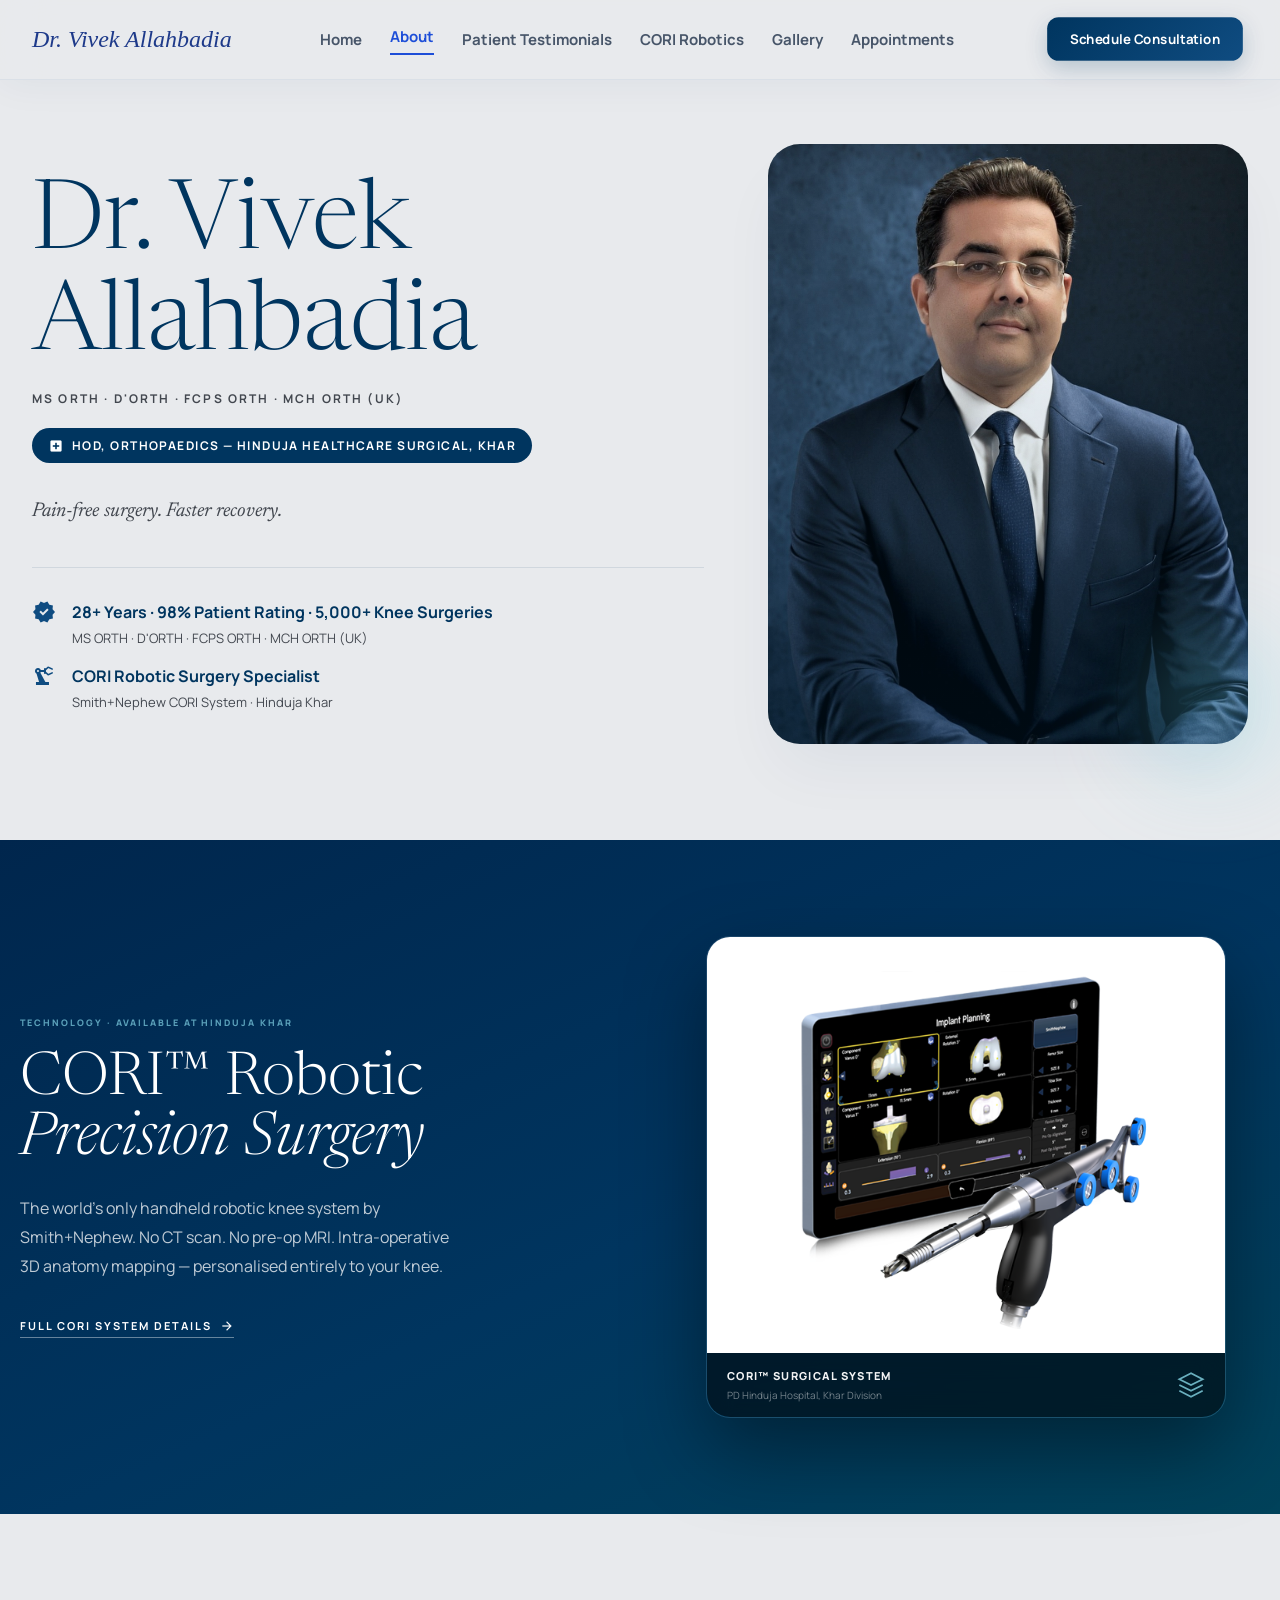
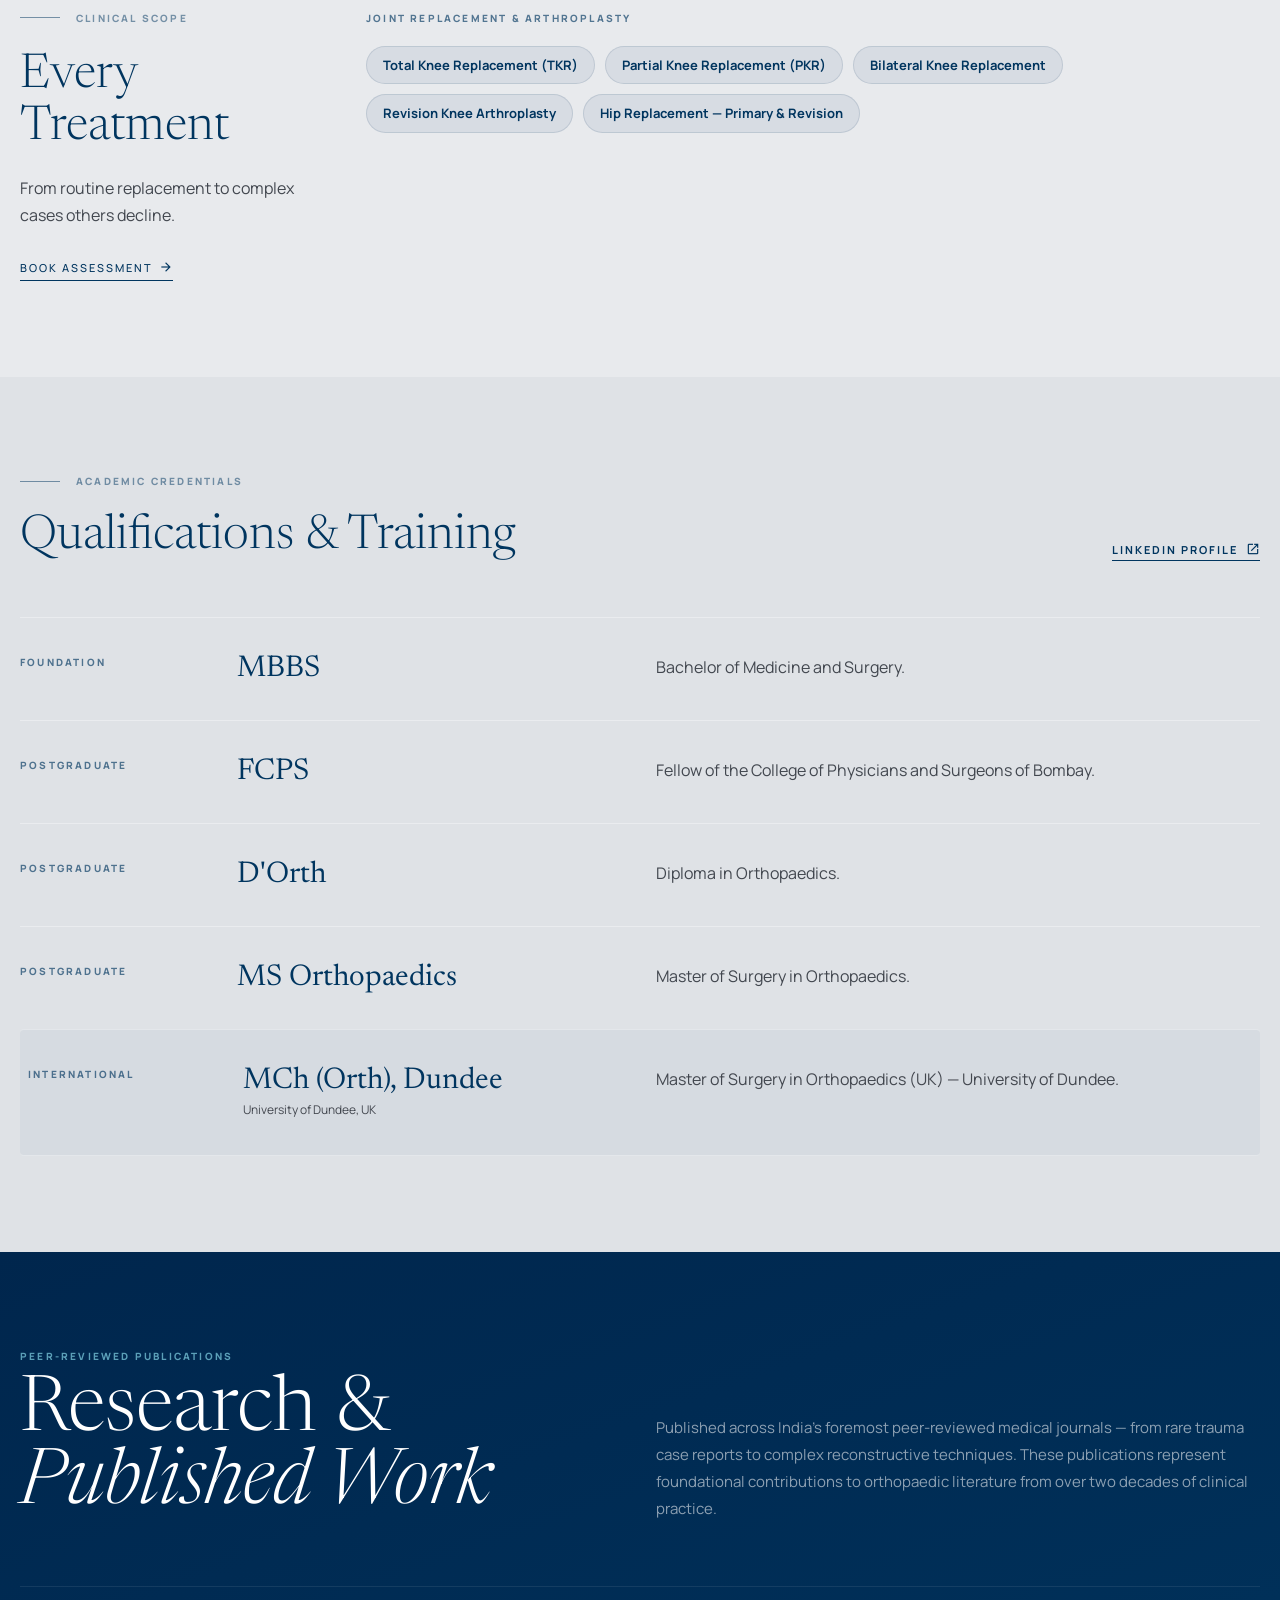
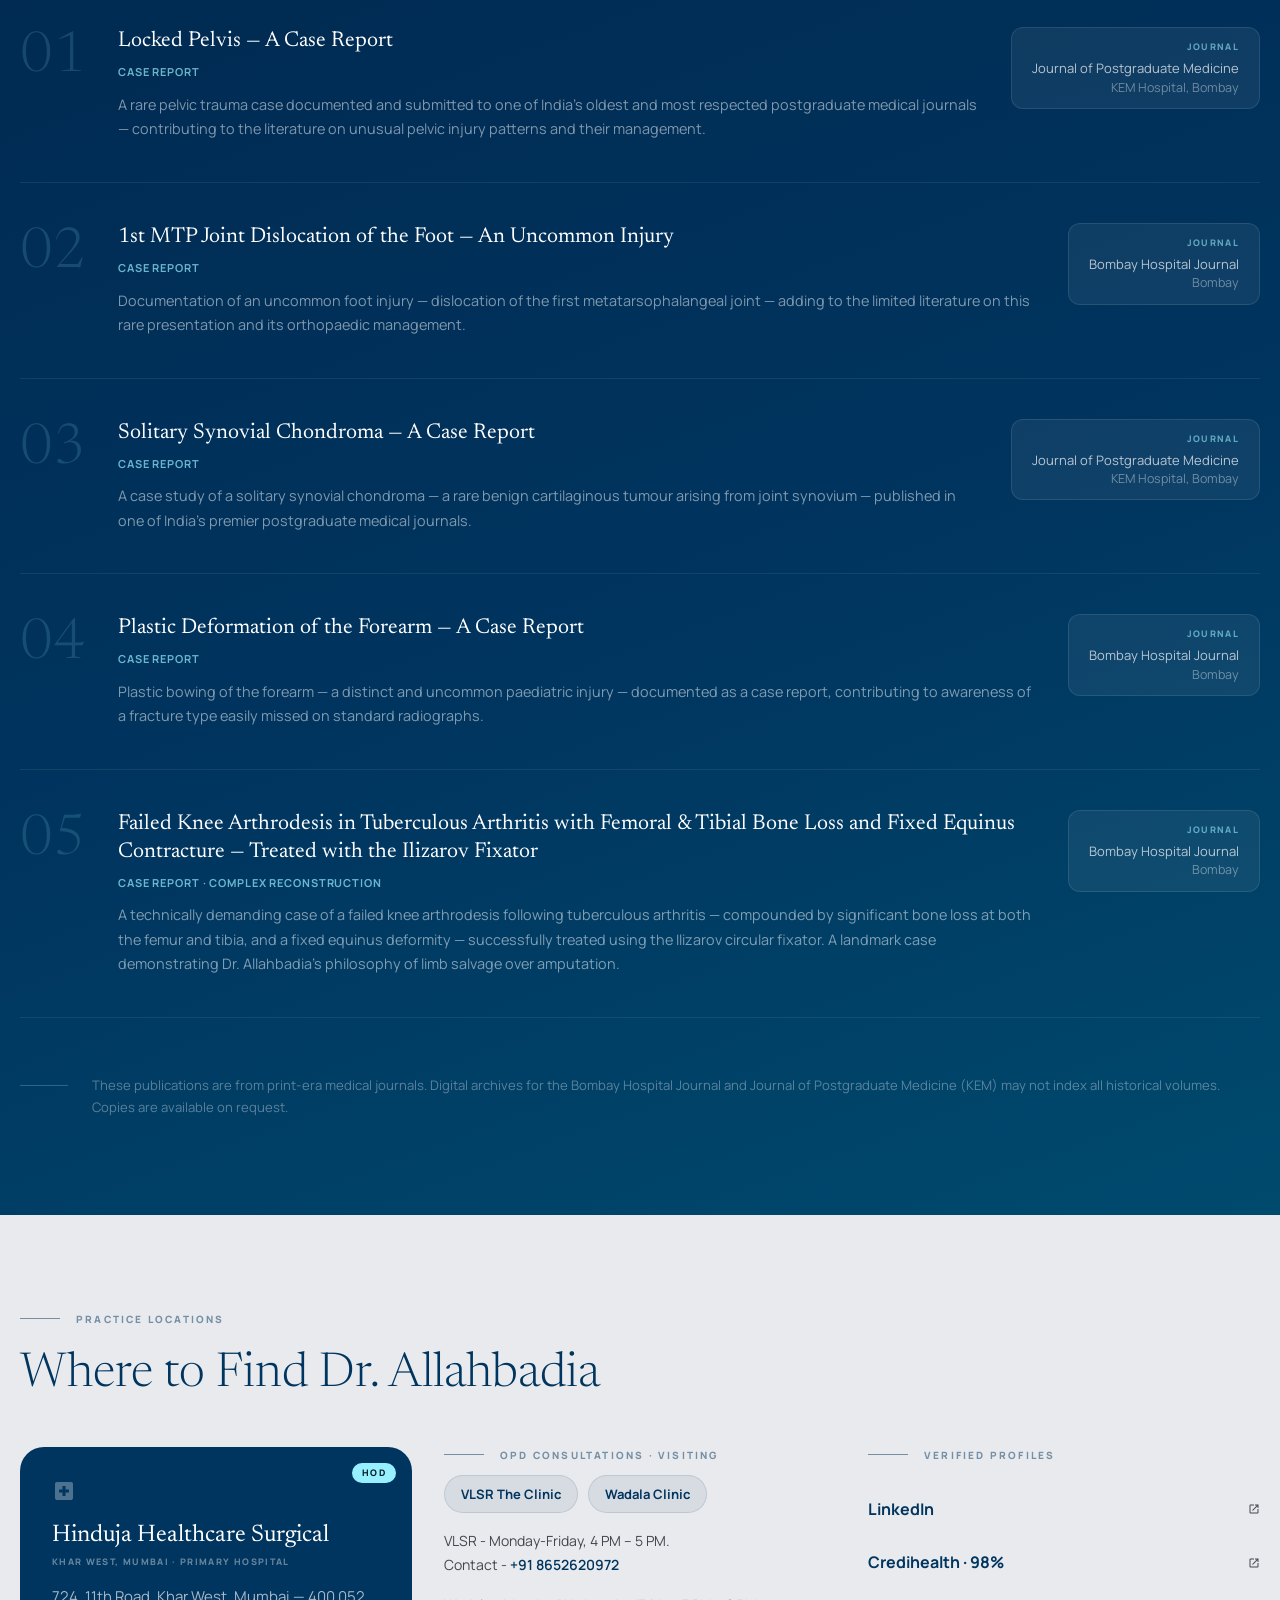
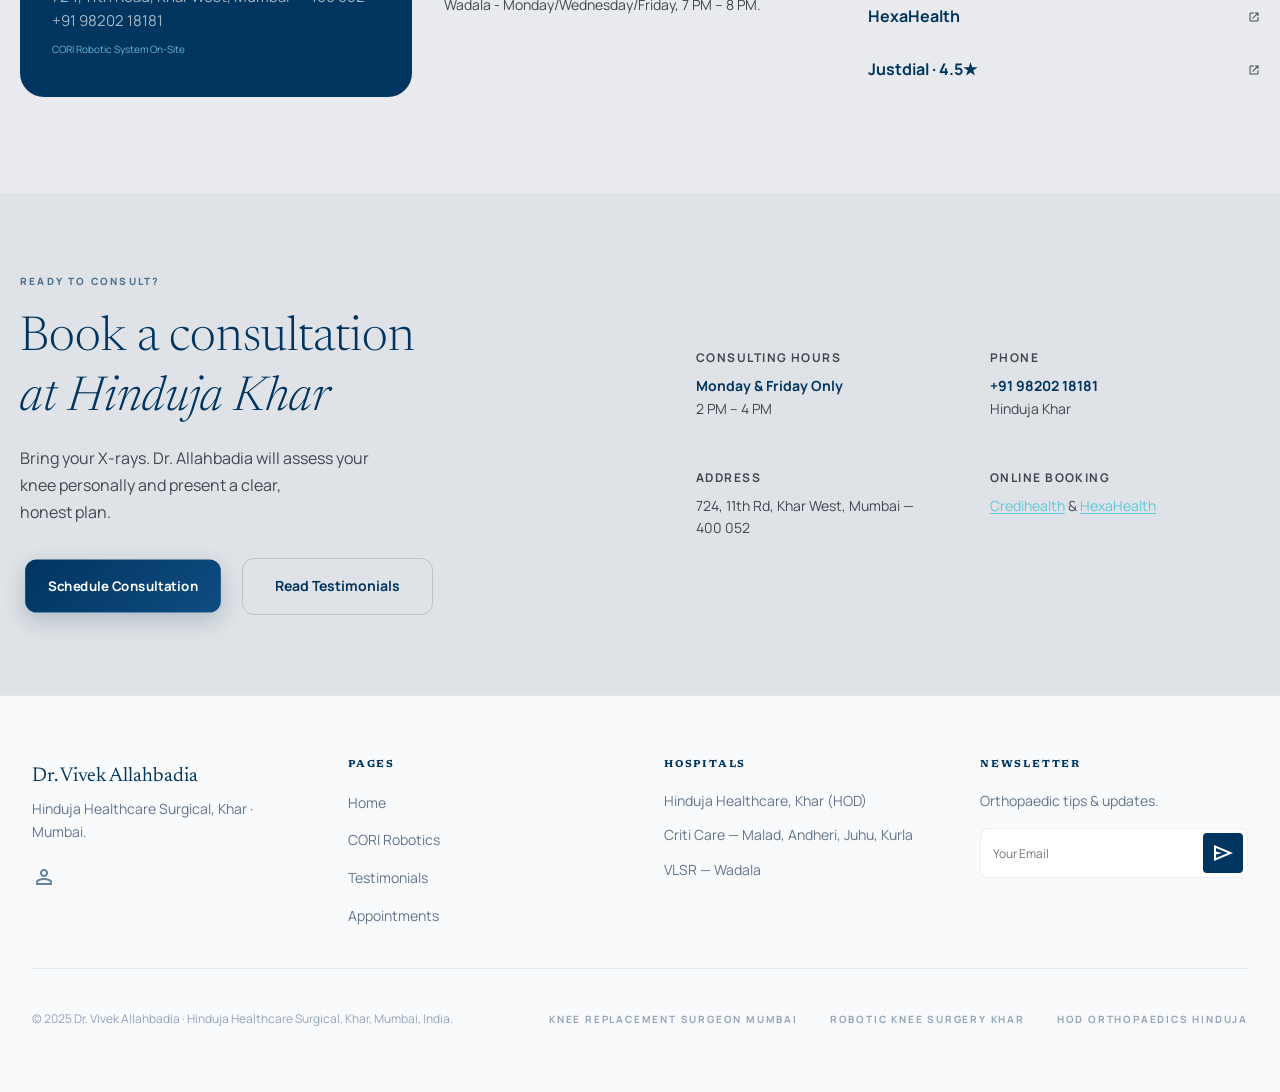
<file: about.html>
<!DOCTYPE html>
<html lang="en">
<head>

  <meta charset="UTF-8" />
  <meta name="viewport" content="width=device-width, initial-scale=1.0" />

  <!-- ── Primary SEO ──────────────────────────────────────────── -->
  <title>About Dr. Vivek Allahbadia | HOD Orthopaedics, Hinduja Khar | Robotic Knee Surgeon Mumbai</title>
  <meta name="description" content="Dr. Vivek Allahbadia — HOD Orthopaedics at Hinduja Healthcare Surgical, Khar. 28+ years, MS Orth, FCPS, MCh Orth (UK), University of Dundee. Mumbai's leading CORI robotic knee replacement specialist." />
  <meta name="keywords" content="Dr Vivek Allahbadia, HOD orthopaedics Hinduja Khar, robotic knee surgeon Mumbai, CORI surgery Mumbai, knee replacement surgeon Khar, MCh Orthopaedics Dundee, MS Orthopaedics Mumbai, best knee surgeon Khar West" />
  <meta name="author" content="Dr. Vivek Allahbadia" />
  <meta name="robots" content="index, follow" />
  <link rel="canonical" href="https://www.drallahbadia.com/about.html" />

  <!-- ── Geo & Local SEO ──────────────────────────────────────── -->
  <meta name="geo.region" content="IN-MH" />
  <meta name="geo.placename" content="Mumbai, Maharashtra, India" />
  <meta name="geo.position" content="19.0760;72.8777" />
  <meta name="ICBM" content="19.0760, 72.8777" />

  <!-- ── Open Graph ───────────────────────────────────────────── -->
  <meta property="og:type" content="profile" />
  <meta property="og:url" content="https://www.drallahbadia.com/about.html" />
  <meta property="og:title" content="Dr. Vivek Allahbadia | HOD Orthopaedics, Hinduja Khar" />
  <meta property="og:description" content="HOD Orthopaedics, Hinduja Healthcare Surgical, Khar. 28+ years. CORI robotic surgery. MS Orth, FCPS, MCh Orth (UK). Mumbai's leading robotic knee replacement specialist." />
  <meta property="og:image" content="https://www.drallahbadia.com/images/og-cover.jpg" />
  <meta property="og:image:width" content="1200" />
  <meta property="og:image:height" content="630" />
  <meta property="og:locale" content="en_IN" />
  <meta property="og:site_name" content="Dr. Vivek Allahbadia" />
  <meta property="og:profile:first_name" content="Vivek" />
  <meta property="og:profile:last_name" content="Allahbadia" />

  <!-- ── Twitter Card ─────────────────────────────────────────── -->
  <meta name="twitter:card" content="summary_large_image" />
  <meta name="twitter:title" content="Dr. Vivek Allahbadia | Robotic Knee Surgeon Mumbai" />
  <meta name="twitter:description" content="HOD Orthopaedics, Hinduja Khar. 28+ years. CORI robotic surgery. Mumbai's leading knee replacement specialist." />
  <meta name="twitter:image" content="https://www.drallahbadia.com/images/og-cover.jpg" />

  <link rel="icon" type="image/x-icon" href="images/favicon.ico" />

  <!-- ── Fonts ─────────────────────────────────────────────────── -->
  <link rel="preconnect" href="https://fonts.googleapis.com" />
  <link rel="preconnect" href="https://fonts.gstatic.com" crossorigin />
  <link href="https://fonts.googleapis.com/css2?family=Newsreader:ital,opsz,wght@0,6..72,200..800;1,6..72,200..800&family=Manrope:wght@200..800&display=swap" rel="stylesheet" />
  <link href="https://fonts.googleapis.com/css2?family=Material+Symbols+Outlined:wght,FILL@100..700,0..1&display=swap" rel="stylesheet" />

  <!-- ── Styles ────────────────────────────────────────────────── -->
  <link rel="stylesheet" href="styles.css" />

  <!-- ══════════════════════════════════════════════════════════
       STRUCTURED DATA — GEO / AI ENGINE OPTIMISATION
       All schemas use @graph so they share a common @context
       and cross-reference via @id. AI crawlers (GPTBot,
       ClaudeBot, PerplexityBot) parse these to answer
       queries like "who is the best knee surgeon in Mumbai?"
       ══════════════════════════════════════════════════════════ -->
  <script type="application/ld+json">
  {
    "@context": "https://schema.org",
    "@graph": [

      {
        "@type": "ProfilePage",
        "@id": "https://www.drallahbadia.com/about.html",
        "name": "About Dr. Vivek Allahbadia",
        "url": "https://www.drallahbadia.com/about.html",
        "description": "Profile and credentials of Dr. Vivek Allahbadia, HOD Orthopaedics at Hinduja Healthcare Surgical, Khar, Mumbai.",
        "mainEntity": { "@id": "https://www.drallahbadia.com/#doctor" },
        "breadcrumb": { "@id": "https://www.drallahbadia.com/about.html#breadcrumb" }
      },

      {
        "@type": "Physician",
        "@id": "https://www.drallahbadia.com/#doctor",
        "name": "Dr. Vivek Allahbadia",
        "givenName": "Vivek",
        "familyName": "Allahbadia",
        "honorificPrefix": "Dr.",
        "honorificSuffix": "MS Orth, D'Orth, FCPS, MCh (UK)",
        "jobTitle": "Head of Department, Orthopaedics",
        "description": "Dr. Vivek Allahbadia is HOD Orthopaedics at Hinduja Healthcare Surgical, Khar, Mumbai. With over 28 years of surgical experience and more than 5,000 knee surgeries performed, he is one of Mumbai's most senior and trusted orthopaedic surgeons. He specialises in CORI robotic-assisted knee replacement, revision knee surgery, and complex joint arthroplasty.",
        "medicalSpecialty": [
          "Orthopedic Surgery",
          "Joint Replacement Surgery",
          "Robotic-Assisted Surgery",
          "Arthroscopic Surgery",
          "Trauma Surgery"
        ],
        "hasCredential": [
          {
            "@type": "EducationalOccupationalCredential",
            "credentialCategory": "degree",
            "name": "MBBS",
            "description": "Bachelor of Medicine and Surgery"
          },
          {
            "@type": "EducationalOccupationalCredential",
            "credentialCategory": "degree",
            "name": "MS Orthopaedics",
            "description": "Master of Surgery in Orthopaedics"
          },
          {
            "@type": "EducationalOccupationalCredential",
            "credentialCategory": "degree",
            "name": "D'Orth",
            "description": "Diploma in Orthopaedics"
          },
          {
            "@type": "EducationalOccupationalCredential",
            "credentialCategory": "degree",
            "name": "FCPS Orthopaedics",
            "description": "Fellow of the College of Physicians and Surgeons of Bombay"
          },
          {
            "@type": "EducationalOccupationalCredential",
            "credentialCategory": "degree",
            "name": "MCh Orthopaedics",
            "description": "Master of Chirurgiae in Orthopaedics — University of Dundee, UK. Fellowship training at Northern General Hospital, Sheffield."
          }
        ],
        "alumniOf": [
          {
            "@type": "EducationalOrganization",
            "name": "University of Dundee",
            "address": { "@type": "PostalAddress", "addressCountry": "GB", "addressLocality": "Dundee", "addressRegion": "Scotland" }
          },
          {
            "@type": "Hospital",
            "name": "Northern General Hospital",
            "address": { "@type": "PostalAddress", "addressCountry": "GB", "addressLocality": "Sheffield" }
          }
        ],
        "knowsAbout": [
          "Total Knee Replacement",
          "Partial Knee Replacement",
          "Bilateral Knee Replacement",
          "Revision Knee Arthroplasty",
          "CORI Robotic Surgery",
          "Hip Replacement",
          "ACL Reconstruction",
          "Meniscus Repair",
          "Ilizarov Fixator",
          "Limb Salvage Surgery",
          "Computer Navigation Knee Replacement"
        ],
        "worksFor": {
          "@type": "Hospital",
          "@id": "https://www.drallahbadia.com/#hospital",
          "name": "Hinduja Healthcare Surgical",
          "address": {
            "@type": "PostalAddress",
            "streetAddress": "724, 11th Road, Khar West",
            "addressLocality": "Mumbai",
            "addressRegion": "Maharashtra",
            "postalCode": "400052",
            "addressCountry": "IN"
          },
          "telephone": "+919820218181"
        },
        "hasOccupation": {
          "@type": "Occupation",
          "name": "Orthopaedic Surgeon",
          "occupationLocation": {
            "@type": "City",
            "name": "Mumbai"
          }
        },
        "aggregateRating": {
          "@type": "AggregateRating",
          "ratingValue": "4.9",
          "bestRating": "5",
          "ratingCount": "500",
          "reviewCount": "32"
        },
        "award": "Lions Club International Felicitation",
        "telephone": "+919820218181",
        "url": "https://www.drallahbadia.com/",
        "image": "https://www.drallahbadia.com/images/about.png",
        "sameAs": [
          "https://www.linkedin.com/in/vivek-allahbadia-7404577/",
          "https://www.credihealth.com/doctor/vivek-allahbadia-orthopedist/overview",
          "https://www.hexahealth.com/mumbai/doctor/dr-vivek-allahbadia-orthopedic-doctor",
          "https://www.facebook.com/drvivekallahbadia",
          "https://www.facebook.com/groups/134788193222639/",
          "https://www.youtube.com/@aapkabonedoctor6797"
        ]
      },

      {
        "@type": "BreadcrumbList",
        "@id": "https://www.drallahbadia.com/about.html#breadcrumb",
        "itemListElement": [
          { "@type": "ListItem", "position": 1, "name": "Home", "item": "https://www.drallahbadia.com/" },
          { "@type": "ListItem", "position": 2, "name": "About Dr. Allahbadia", "item": "https://www.drallahbadia.com/about.html" }
        ]
      },

      {
        "@type": "MedicalProcedure",
        "name": "CORI Robotic Total Knee Replacement",
        "procedureType": "Surgical",
        "description": "CORI robotic-assisted total knee replacement at Hinduja Healthcare Surgical, Khar. The CORI system by Smith+Nephew is the world's only handheld robotic knee system. It builds a live 3D map of the patient's knee during surgery with no pre-operative CT scan required, enabling sub-millimetre accuracy for implant placement.",
        "performer": { "@id": "https://www.drallahbadia.com/#doctor" },
        "location": { "@id": "https://www.drallahbadia.com/#hospital" },
        "bodyLocation": "Knee",
        "followup": "Physiotherapy. Most patients walk within 24 hours and are discharged within 48-72 hours.",
        "preparation": "Clinical assessment and X-rays. No CT scan required for CORI system.",
        "howPerformed": "Robotic-assisted surgery using the Smith+Nephew CORI handheld robotic system with intra-operative 3D anatomy mapping."
      },

      {
        "@type": "MedicalProcedure",
        "name": "Partial Knee Replacement",
        "procedureType": "Surgical",
        "description": "Partial knee replacement preserving healthy bone and ligament, performed when only one compartment of the knee is affected by arthritis.",
        "performer": { "@id": "https://www.drallahbadia.com/#doctor" },
        "location": { "@id": "https://www.drallahbadia.com/#hospital" },
        "bodyLocation": "Knee"
      },

      {
        "@type": "MedicalProcedure",
        "name": "Revision Knee Arthroplasty",
        "procedureType": "Surgical",
        "description": "Revision knee replacement surgery to correct failed or worn implants. Dr. Allahbadia uses the CORI robotic system — the only robotic system approved for revision total knee replacement — for complex revision cases.",
        "performer": { "@id": "https://www.drallahbadia.com/#doctor" },
        "location": { "@id": "https://www.drallahbadia.com/#hospital" },
        "bodyLocation": "Knee"
      },

      {
        "@type": "MedicalProcedure",
        "name": "Bilateral Knee Replacement",
        "procedureType": "Surgical",
        "description": "Simultaneous replacement of both knees in a single surgical session, reducing overall recovery time and anaesthetic exposure compared to staged procedures.",
        "performer": { "@id": "https://www.drallahbadia.com/#doctor" },
        "location": { "@id": "https://www.drallahbadia.com/#hospital" },
        "bodyLocation": "Knee"
      },

      {
        "@type": "MedicalProcedure",
        "name": "Hip Replacement Surgery",
        "procedureType": "Surgical",
        "description": "Primary and revision total hip replacement surgery.",
        "performer": { "@id": "https://www.drallahbadia.com/#doctor" },
        "location": { "@id": "https://www.drallahbadia.com/#hospital" },
        "bodyLocation": "Hip"
      },

      {
        "@type": "ScholarlyArticle",
        "name": "Locked Pelvis — A Case Report",
        "author": { "@id": "https://www.drallahbadia.com/#doctor" },
        "genre": "Case Report",
        "about": "Rare pelvic trauma — locked pelvis injury pattern and orthopaedic management.",
        "isPartOf": {
          "@type": "Periodical",
          "name": "Journal of Postgraduate Medicine",
          "publisher": { "@type": "Organization", "name": "KEM Hospital, Bombay" }
        }
      },

      {
        "@type": "ScholarlyArticle",
        "name": "1st MTP Joint Dislocation of the Foot — An Uncommon Injury",
        "author": { "@id": "https://www.drallahbadia.com/#doctor" },
        "genre": "Case Report",
        "about": "Dislocation of the first metatarsophalangeal joint — a rare foot injury and its orthopaedic management.",
        "isPartOf": {
          "@type": "Periodical",
          "name": "Bombay Hospital Journal",
          "publisher": { "@type": "Organization", "name": "Bombay Hospital, Mumbai" }
        }
      },

      {
        "@type": "ScholarlyArticle",
        "name": "Solitary Synovial Chondroma — A Case Report",
        "author": { "@id": "https://www.drallahbadia.com/#doctor" },
        "genre": "Case Report",
        "about": "Rare benign cartilaginous tumour arising from joint synovium — diagnosis and surgical management.",
        "isPartOf": {
          "@type": "Periodical",
          "name": "Journal of Postgraduate Medicine",
          "publisher": { "@type": "Organization", "name": "KEM Hospital, Bombay" }
        }
      },

      {
        "@type": "ScholarlyArticle",
        "name": "Plastic Deformation of the Forearm — A Case Report",
        "author": { "@id": "https://www.drallahbadia.com/#doctor" },
        "genre": "Case Report",
        "about": "Plastic bowing of the forearm — an uncommon paediatric injury, its radiographic presentation and orthopaedic management.",
        "isPartOf": {
          "@type": "Periodical",
          "name": "Bombay Hospital Journal",
          "publisher": { "@type": "Organization", "name": "Bombay Hospital, Mumbai" }
        }
      },

      {
        "@type": "ScholarlyArticle",
        "name": "Failed Knee Arthrodesis in Tuberculous Arthritis with Femoral and Tibial Bone Loss and Fixed Equinus Contracture Treated with the Ilizarov Fixator",
        "author": { "@id": "https://www.drallahbadia.com/#doctor" },
        "genre": "Case Report",
        "about": "Complex limb salvage — failed knee arthrodesis with bone loss following tuberculous arthritis, successfully treated using Ilizarov circular fixation.",
        "isPartOf": {
          "@type": "Periodical",
          "name": "Bombay Hospital Journal",
          "publisher": { "@type": "Organization", "name": "Bombay Hospital, Mumbai" }
        }
      },

      {
        "@type": "MedicalClinic",
        "@id": "https://www.drallahbadia.com/#hospital",
        "name": "Dr. Vivek Allahbadia — Robotic Knee Surgery, Mumbai",
        "description": "Robotic knee replacement surgery clinic in Mumbai. CORI robotic-assisted total and partial knee replacement, revision knee surgery, and sports injury treatment at Hinduja Healthcare Surgical, Khar.",
        "url": "https://www.drallahbadia.com/",
        "telephone": "+919820218181",
        "priceRange": "₹₹₹",
        "address": {
          "@type": "PostalAddress",
          "streetAddress": "724, 11th Road, Khar West",
          "addressLocality": "Khar, Mumbai",
          "addressRegion": "Maharashtra",
          "postalCode": "400052",
          "addressCountry": "IN"
        },
        "geo": {
          "@type": "GeoCoordinates",
          "latitude": "19.0760",
          "longitude": "72.8340"
        },
        "openingHoursSpecification": [
          {
            "@type": "OpeningHoursSpecification",
            "dayOfWeek": ["Monday", "Friday"],
            "opens": "14:00",
            "closes": "16:00",
            "description": "Dr. Allahbadia consulting hours at Hinduja Khar"
          },
          {
            "@type": "OpeningHoursSpecification",
            "dayOfWeek": ["Monday","Tuesday","Wednesday","Thursday","Friday"],
            "opens": "16:00",
            "closes": "17:00",
            "description": "VLSR The Clinic, Khar"
          },
          {
            "@type": "OpeningHoursSpecification",
            "dayOfWeek": ["Monday","Wednesday","Friday"],
            "opens": "19:00",
            "closes": "20:00",
            "description": "Wadala Clinic"
          }
        ],
        "medicalSpecialty": "Orthopedic Surgery",
        "sameAs": [
          "https://www.linkedin.com/in/vivek-allahbadia-7404577/",
          "https://www.facebook.com/drvivekallahbadia",
          "https://www.facebook.com/groups/134788193222639/",
          "https://www.youtube.com/@aapkabonedoctor6797"
        ]
      }

    ]
  }
  </script>

</head>

<body>

<!-- ═══════════════════════════════════
     HEADER
════════════════════════════════════ -->
<header class="site-header" role="banner">
  <nav class="site-nav" aria-label="Primary navigation">
    <a href="index.html" class="nav-brand" aria-label="Dr. Vivek Allahbadia — Home">Dr. Vivek Allahbadia</a>
    <div class="nav-links" role="list">
      <a href="index.html"        data-page="index.html"        class="nav-link" role="listitem">Home</a>
      <a href="about.html"        data-page="about.html"        class="nav-link" role="listitem">About</a>
      <a href="testimonials.html" data-page="testimonials.html" class="nav-link" role="listitem">Patient Testimonials</a>
      <a href="robot.html"        data-page="robot.html"        class="nav-link" role="listitem">CORI Robotics</a>
      <a href="gallery.html"      data-page="gallery.html"      class="nav-link" role="listitem">Gallery</a>
      <a href="appointments.html" data-page="appointments.html" class="nav-link" role="listitem">Appointments</a>
    </div>
    <div class="nav-actions">
      <a href="https://wa.me/919820218181?text=Hello%2C%20I%20would%20like%20to%20book%20a%20consultation%20with%20Dr.%20Vivek%20Allahbadia."
         target="_blank" rel="noopener"
         class="btn btn--primary nav-cta"
         aria-label="Book consultation on WhatsApp">
        Schedule Consultation
      </a>
      <button id="menu-btn" class="menu-btn" aria-label="Open navigation menu" aria-expanded="false" aria-controls="mobile-menu">
        <span class="material-symbols-outlined icon-menu">menu</span>
        <span class="material-symbols-outlined icon-close">close</span>
      </button>
    </div>
  </nav>
</header>

<!-- Mobile menu -->
<div id="mobile-menu" class="mobile-menu" role="dialog" aria-label="Navigation menu" aria-modal="true">
<div class="mobile-menu__panel">

  <div class="mobile-menu__topbar">
    <span class="mobile-menu__brand">Dr. Vivek Allahbadia</span>
    <button id="menu-close" class="mobile-menu__close" aria-label="Close navigation menu">
      <span class="material-symbols-outlined">close</span>
    </button>
  </div>

  <nav class="mobile-menu__nav" aria-label="Mobile navigation">
    <a href="index.html" class="mobile-menu__item" data-index="0"><span class="mobile-menu__icon material-symbols-outlined" aria-hidden="true">home</span><span class="mobile-menu__label">Home</span><span class="mobile-menu__arrow material-symbols-outlined" aria-hidden="true">chevron_right</span></a>
    <a href="about.html" class="mobile-menu__item active" data-index="1"><span class="mobile-menu__icon material-symbols-outlined" aria-hidden="true">person</span><span class="mobile-menu__label">About</span><span class="mobile-menu__arrow material-symbols-outlined" aria-hidden="true">chevron_right</span></a>
    <a href="robot.html" class="mobile-menu__item" data-index="2"><span class="mobile-menu__icon material-symbols-outlined" aria-hidden="true">precision_manufacturing</span><span class="mobile-menu__label">CORI Robotics</span><span class="mobile-menu__arrow material-symbols-outlined" aria-hidden="true">chevron_right</span></a>
    <a href="testimonials.html" class="mobile-menu__item" data-index="3"><span class="mobile-menu__icon material-symbols-outlined" aria-hidden="true">star</span><span class="mobile-menu__label">Testimonials</span><span class="mobile-menu__arrow material-symbols-outlined" aria-hidden="true">chevron_right</span></a>
    <a href="gallery.html" class="mobile-menu__item" data-index="4"><span class="mobile-menu__icon material-symbols-outlined" aria-hidden="true">photo_library</span><span class="mobile-menu__label">Gallery</span><span class="mobile-menu__arrow material-symbols-outlined" aria-hidden="true">chevron_right</span></a>
    <a href="appointments.html" class="mobile-menu__item" data-index="5"><span class="mobile-menu__icon material-symbols-outlined" aria-hidden="true">calendar_month</span><span class="mobile-menu__label">Appointments</span><span class="mobile-menu__arrow material-symbols-outlined" aria-hidden="true">chevron_right</span></a>
  </nav>

  <div class="mobile-menu__cta-wrap">
    <div class="mobile-menu__nudge">
      <span class="mobile-menu__nudge-icon material-symbols-outlined" aria-hidden="true">info</span>
      <p class="mobile-menu__nudge-text">Still confused? Don't live in pain. Book an appointment and get the correct guidance and treatment.</p>
    </div>
    <a href="https://wa.me/919820218181?text=Hello%2C%20I%20would%20like%20to%20book%20a%20consultation%20with%20Dr.%20Vivek%20Allahbadia."
       target="_blank" rel="noopener" class="mobile-menu__cta"
       aria-label="Schedule a consultation on WhatsApp">
      <span class="material-symbols-outlined" aria-hidden="true" style="font-variation-settings:'FILL' 1;">calendar_month</span>
      Schedule Consultation
    </a>
  </div>

</div><!-- /.mobile-menu__panel -->
</div><!-- /#mobile-menu -->


<!-- ═══════════════════════════════════
     MAIN
════════════════════════════════════ -->
<main role="main" class="page-main">


  <!-- ── 1. HERO ─────────────────────────────────────────────── -->
  <section class="about-hero section" aria-label="About Dr. Vivek Allahbadia">
    <div class="container">
      <div class="about-hero__grid">

        <!-- Text -->
        <div>
          <h1 class="about-hero__heading">
            Dr. Vivek<br/>Allahbadia
          </h1>
          <p class="about-hero__degrees">
            MS Orth&nbsp;·&nbsp;D'Orth&nbsp;·&nbsp;FCPS Orth&nbsp;·&nbsp;MCh Orth (UK)
          </p>
          <div class="about-hero__badge" aria-label="Head of Department, Orthopaedics">
            <span class="material-symbols-outlined" aria-hidden="true">local_hospital</span>
            HOD, Orthopaedics — Hinduja Healthcare Surgical, Khar
          </div>
          <p class="about-hero__tagline">Pain-free surgery. Faster recovery.</p>
          <div class="about-hero__creds" aria-label="Key credentials">
            <div class="about-hero__cred">
              <span class="about-hero__cred-icon material-symbols-outlined" aria-hidden="true">verified</span>
              <div>
                <p class="about-hero__cred-title">28+ Years · 98% Patient Rating · 5,000+ Knee Surgeries</p>
                <p class="about-hero__cred-sub">MS ORTH · D'ORTH · FCPS ORTH · MCH ORTH (UK)</p>
              </div>
            </div>
            <div class="about-hero__cred">
              <span class="about-hero__cred-icon material-symbols-outlined" aria-hidden="true">precision_manufacturing</span>
              <div>
                <p class="about-hero__cred-title">CORI Robotic Surgery Specialist</p>
                <p class="about-hero__cred-sub">Smith+Nephew CORI System · Hinduja Khar</p>
              </div>
            </div>
          </div>
        </div>

        <!-- Image -->
        <div class="about-hero__image-col">
          <div class="about-hero__image-wrap">
            <img
              class="about-hero__image"
              src="images/about.png"
              alt="Dr. Vivek Allahbadia, HOD Orthopaedics, Hinduja Healthcare Surgical, Khar, Mumbai"
              loading="eager" width="520" height="650"
            />
            <div class="about-hero__image-overlay" aria-hidden="true"></div>
          </div>
          <div class="about-hero__glow" aria-hidden="true"></div>
        </div>

      </div>
    </div>
  </section>


  <!-- ── 2. CORI ROBOTIC SYSTEM ──────────────────────────────── -->
  <section class="about-cori" aria-label="CORI Robotic Surgery System">
    <div class="container--2xl">
      <div class="about-cori__grid">

        <div class="fade-in-up" data-delay="0">
          <p class="about-cori__eyebrow">Technology · Available at Hinduja Khar</p>
          <h2 class="about-cori__heading">CORI&#8482; Robotic<br/><em>Precision Surgery</em></h2>
          <p class="about-cori__body">The world's only handheld robotic knee system by Smith+Nephew. No CT scan. No pre-op MRI. Intra-operative 3D anatomy mapping — personalised entirely to your knee.</p>
          <a href="robot.html" class="about-cori__link">
            Full CORI System Details
            <span class="material-symbols-outlined" aria-hidden="true">arrow_forward</span>
          </a>
        </div>

        <div class="about-cori__image-col fade-in-up" data-delay="150">
          <div class="about-cori__image-card">
            <img
              class="about-cori__image"
              src="images/CORI.png"
              alt="Smith+Nephew CORI Robotic Surgical System — used at Hinduja Healthcare Surgical, Khar"
              loading="lazy" width="520" height="420"
            />
            <div class="about-cori__caption" aria-hidden="true">
              <div>
                <p class="about-cori__caption-name">CORI™ Surgical System</p>
                <p class="about-cori__caption-sub">PD Hinduja Hospital, Khar Division</p>
              </div>
              <svg width="28" height="28" viewBox="0 0 24 24" fill="none" stroke="rgba(151,240,255,0.7)" stroke-width="1.5">
                <path d="M12 2L2 7l10 5 10-5-10-5z"/><path d="M2 17l10 5 10-5"/><path d="M2 12l10 5 10-5"/>
              </svg>
            </div>
          </div>
        </div>

      </div>
    </div>
  </section>


  <!-- ── 3. TREATMENTS ──────────────────────────────────────── -->
  <section class="about-treatments section--surface" aria-label="Clinical scope and treatments offered">
    <div class="container--2xl">
      <div class="about-treatments__grid">

        <!-- Sidebar -->
        <div class="about-treatments__sidebar fade-in-up" data-delay="0">
          <p class="section-eyebrow">Clinical Scope</p>
          <h2 class="about-treatments__heading">Every Treatment</h2>
          <p class="about-treatments__intro">From routine replacement to complex cases others decline.</p>
          <a href="https://wa.me/919820218181?text=Hello%2C%20I%20would%20like%20to%20book%20a%20consultation%20with%20Dr.%20Vivek%20Allahbadia."
             target="_blank" rel="noopener"
             class="btn btn--ghost"
             aria-label="Book an assessment on WhatsApp">
            Book Assessment
            <span class="material-symbols-outlined" aria-hidden="true">arrow_forward</span>
          </a>
        </div>

        <!-- Categories -->
        <div class="about-treatments__categories">

          <div class="fade-in-up" data-delay="100">
            <p class="treatment-category__eyebrow">Joint Replacement &amp; Arthroplasty</p>
            <div class="treatment-pills" role="list" aria-label="Joint replacement procedures">
              <span class="pill" role="listitem">Total Knee Replacement (TKR)</span>
              <span class="pill" role="listitem">Partial Knee Replacement (PKR)</span>
              <span class="pill" role="listitem">Bilateral Knee Replacement</span>
              <span class="pill" role="listitem">Revision Knee Arthroplasty</span>
              <span class="pill" role="listitem">Hip Replacement — Primary &amp; Revision</span>
            </div>
          </div>

        </div>
      </div>
    </div>
  </section>


  <!-- ── 4. QUALIFICATIONS & TRAINING ──────────────────────── -->
  <section class="qualifications" aria-label="Academic qualifications and training">
    <div class="container--2xl">

      <div class="qual__header">
        <div class="fade-in-up" data-delay="0">
          <p class="section-eyebrow">Academic Credentials</p>
          <h2 class="qual__heading">Qualifications &amp; Training</h2>
        </div>
        <a href="https://www.linkedin.com/in/vivek-allahbadia-7404577/"
           target="_blank" rel="noopener"
           class="qual__linkedin fade-in-up" data-delay="100"
           aria-label="View LinkedIn Profile">
          LinkedIn Profile
          <span class="material-symbols-outlined" aria-hidden="true">open_in_new</span>
        </a>
      </div>

      <div role="list" aria-label="Academic qualifications">

        <div class="qual-row fade-in-up" data-delay="0" role="listitem">
          <p class="qual-row__category">Foundation</p>
          <div><h3 class="qual-row__degree">MBBS</h3></div>
          <p class="qual-row__desc">Bachelor of Medicine and Surgery.</p>
        </div>

        <div class="qual-row fade-in-up" data-delay="80" role="listitem">
          <p class="qual-row__category">Postgraduate</p>
          <div><h3 class="qual-row__degree">FCPS</h3></div>
          <p class="qual-row__desc">Fellow of the College of Physicians and Surgeons of Bombay.</p>
        </div>

        <div class="qual-row fade-in-up" data-delay="160" role="listitem">
          <p class="qual-row__category">Postgraduate</p>
          <div><h3 class="qual-row__degree">D'Orth</h3></div>
          <p class="qual-row__desc">Diploma in Orthopaedics.</p>
        </div>

        <div class="qual-row fade-in-up" data-delay="240" role="listitem">
          <p class="qual-row__category">Postgraduate</p>
          <div><h3 class="qual-row__degree">MS Orthopaedics</h3></div>
          <p class="qual-row__desc">Master of Surgery in Orthopaedics.</p>
        </div>

        <div class="qual-row qual-row--highlighted fade-in-up" data-delay="320" role="listitem">
          <p class="qual-row__category">International</p>
          <div>
            <h3 class="qual-row__degree">MCh (Orth), Dundee</h3>
            <p class="qual-row__subtitle">University of Dundee, UK</p>
          </div>
          <p class="qual-row__desc">Master of Surgery in Orthopaedics (UK) — University of Dundee.</p>
        </div>

      </div>
    </div>
  </section>


  <!-- ── 5. RESEARCH & PUBLICATIONS ─────────────────────────── -->
  <section class="publications" aria-label="Research and peer-reviewed publications">
    <div class="container--2xl">

      <div class="pub__header fade-in-up" data-delay="0">
        <div>
          <p class="pub__eyebrow">Peer-Reviewed Publications</p>
          <h2 class="pub__heading">Research &amp;<br/><em>Published Work</em></h2>
        </div>
        <p class="pub__intro">Published across India's foremost peer-reviewed medical journals — from rare trauma case reports to complex reconstructive techniques. These publications represent foundational contributions to orthopaedic literature from over two decades of clinical practice.</p>
      </div>

      <div class="pub-list" role="list" aria-label="Published research papers">

        <article class="pub-item fade-in-up" data-delay="0" role="listitem">
          <div class="pub-item__num" aria-hidden="true">01</div>
          <div class="pub-item__content">
            <h3 class="pub-item__title">Locked Pelvis — A Case Report</h3>
            <p class="pub-item__type">Case Report</p>
            <p class="pub-item__desc">A rare pelvic trauma case documented and submitted to one of India's oldest and most respected postgraduate medical journals — contributing to the literature on unusual pelvic injury patterns and their management.</p>
          </div>
          <div class="pub-item__journal-wrap">
            <div class="pub-item__journal-chip">
              <p class="pub-item__journal-label">Journal</p>
              <p class="pub-item__journal-name">Journal of Postgraduate Medicine<br/><span class="pub-item__journal-sub">KEM Hospital, Bombay</span></p>
            </div>
          </div>
        </article>

        <article class="pub-item fade-in-up" data-delay="80" role="listitem">
          <div class="pub-item__num" aria-hidden="true">02</div>
          <div class="pub-item__content">
            <h3 class="pub-item__title">1st MTP Joint Dislocation of the Foot — An Uncommon Injury</h3>
            <p class="pub-item__type">Case Report</p>
            <p class="pub-item__desc">Documentation of an uncommon foot injury — dislocation of the first metatarsophalangeal joint — adding to the limited literature on this rare presentation and its orthopaedic management.</p>
          </div>
          <div class="pub-item__journal-wrap">
            <div class="pub-item__journal-chip">
              <p class="pub-item__journal-label">Journal</p>
              <p class="pub-item__journal-name">Bombay Hospital Journal<br/><span class="pub-item__journal-sub">Bombay</span></p>
            </div>
          </div>
        </article>

        <article class="pub-item fade-in-up" data-delay="160" role="listitem">
          <div class="pub-item__num" aria-hidden="true">03</div>
          <div class="pub-item__content">
            <h3 class="pub-item__title">Solitary Synovial Chondroma — A Case Report</h3>
            <p class="pub-item__type">Case Report</p>
            <p class="pub-item__desc">A case study of a solitary synovial chondroma — a rare benign cartilaginous tumour arising from joint synovium — published in one of India's premier postgraduate medical journals.</p>
          </div>
          <div class="pub-item__journal-wrap">
            <div class="pub-item__journal-chip">
              <p class="pub-item__journal-label">Journal</p>
              <p class="pub-item__journal-name">Journal of Postgraduate Medicine<br/><span class="pub-item__journal-sub">KEM Hospital, Bombay</span></p>
            </div>
          </div>
        </article>

        <article class="pub-item fade-in-up" data-delay="240" role="listitem">
          <div class="pub-item__num" aria-hidden="true">04</div>
          <div class="pub-item__content">
            <h3 class="pub-item__title">Plastic Deformation of the Forearm — A Case Report</h3>
            <p class="pub-item__type">Case Report</p>
            <p class="pub-item__desc">Plastic bowing of the forearm — a distinct and uncommon paediatric injury — documented as a case report, contributing to awareness of a fracture type easily missed on standard radiographs.</p>
          </div>
          <div class="pub-item__journal-wrap">
            <div class="pub-item__journal-chip">
              <p class="pub-item__journal-label">Journal</p>
              <p class="pub-item__journal-name">Bombay Hospital Journal<br/><span class="pub-item__journal-sub">Bombay</span></p>
            </div>
          </div>
        </article>

        <article class="pub-item fade-in-up" data-delay="320" role="listitem">
          <div class="pub-item__num" aria-hidden="true">05</div>
          <div class="pub-item__content">
            <h3 class="pub-item__title">Failed Knee Arthrodesis in Tuberculous Arthritis with Femoral &amp; Tibial Bone Loss and Fixed Equinus Contracture — Treated with the Ilizarov Fixator</h3>
            <p class="pub-item__type">Case Report · Complex Reconstruction</p>
            <p class="pub-item__desc">A technically demanding case of a failed knee arthrodesis following tuberculous arthritis — compounded by significant bone loss at both the femur and tibia, and a fixed equinus deformity — successfully treated using the Ilizarov circular fixator. A landmark case demonstrating Dr. Allahbadia's philosophy of limb salvage over amputation.</p>
          </div>
          <div class="pub-item__journal-wrap">
            <div class="pub-item__journal-chip">
              <p class="pub-item__journal-label">Journal</p>
              <p class="pub-item__journal-name">Bombay Hospital Journal<br/><span class="pub-item__journal-sub">Bombay</span></p>
            </div>
          </div>
        </article>

      </div>

      <div class="pub__note fade-in-up" data-delay="0">
        <div class="pub__note-rule" aria-hidden="true"></div>
        <p class="pub__note-text">These publications are from print-era medical journals. Digital archives for the Bombay Hospital Journal and Journal of Postgraduate Medicine (KEM) may not index all historical volumes. Copies are available on request.</p>
      </div>

    </div>
  </section>


  <!-- ── 6. HOSPITALS & PRACTICE LOCATIONS ──────────────────── -->
  <section class="hospitals section--surface" aria-label="Practice locations and hospitals">
    <div class="container--2xl">

      <div class="hospitals__header fade-in-up" data-delay="0">
        <p class="section-eyebrow">Practice Locations</p>
        <h2 class="section-heading">Where to Find Dr. Allahbadia</h2>
      </div>

      <div class="hospitals__grid">

        <!-- Primary: Hinduja -->
        <article class="hospital-card hospital-card--primary fade-in-up" data-delay="0" aria-label="Hinduja Healthcare Surgical, Khar — Primary Hospital">
          <span class="hospital-card__hod-badge" aria-label="Head of Department">HOD</span>
          <span class="hospital-card__icon material-symbols-outlined" aria-hidden="true">local_hospital</span>
          <h3 class="hospital-card__name">Hinduja Healthcare Surgical</h3>
          <p class="hospital-card__tag">Khar West, Mumbai · Primary Hospital</p>
          <address class="hospital-card__detail">
            <p>724, 11th Road, Khar West, Mumbai — 400 052</p>
            <p><a href="tel:+919820218181">+91 98202 18181</a></p>
            <p class="hospital-card__cori">CORI Robotic System On-Site</p>
          </address>
        </article>

        <!-- OPD Clinics -->
        <div class="hospital-card hospital-card--opd fade-in-up" data-delay="150" aria-label="OPD Consultation Clinics">
          <p class="section-eyebrow">OPD Consultations · Visiting</p>
          <div class="treatment-pills">
            <span class="pill">VLSR The Clinic</span>
            <span class="pill">Wadala Clinic</span>
          </div>
          <p class="opd-schedule">
            VLSR - Monday-Friday, 4 PM – 5 PM.<br/>
            Contact - <a href="tel:+918652620972">+91 8652620972</a>
          </p>
          <p class="opd-schedule opd-schedule--spaced">
            Wadala - Monday/Wednesday/Friday, 7 PM – 8 PM.
          </p>
        </div>

        <!-- Verified Profiles -->
        <div class="fade-in-up" data-delay="300" aria-label="Verified online profiles">
          <p class="section-eyebrow verified-profiles__eyebrow">Verified Profiles</p>
          <nav class="verified-links" aria-label="Dr. Allahbadia online profiles">
            <a href="https://www.linkedin.com/in/vivek-allahbadia-7404577/" target="_blank" rel="noopener" class="verified-link">
              <span class="verified-link__name">LinkedIn</span>
              <span class="verified-link__icon material-symbols-outlined" aria-hidden="true">open_in_new</span>
            </a>
            <a href="https://www.credihealth.com/doctor/vivek-allahbadia-orthopedist/overview" target="_blank" rel="noopener" class="verified-link">
              <span class="verified-link__name">Credihealth · 98%</span>
              <span class="verified-link__icon material-symbols-outlined" aria-hidden="true">open_in_new</span>
            </a>
            <a href="https://www.hexahealth.com/mumbai/doctor/dr-vivek-allahbadia-orthopedic-doctor" target="_blank" rel="noopener" class="verified-link">
              <span class="verified-link__name">HexaHealth</span>
              <span class="verified-link__icon material-symbols-outlined" aria-hidden="true">open_in_new</span>
            </a>
            <a href="https://www.justdial.com/Mumbai/Dr-Vivek-Allahbadia-Hinduja-Healthcare-Surgical-Hospital-Near-Khar-Telephone-Exchange-Off-P-D-Hinduja-Marg-Khar-West/022PXX22-XX22-140425154709-F5Y8_BZDET" target="_blank" rel="noopener" class="verified-link">
              <span class="verified-link__name">Justdial · 4.5&#9733;</span>
              <span class="verified-link__icon material-symbols-outlined" aria-hidden="true">open_in_new</span>
            </a>
          </nav>
        </div>

      </div>
    </div>
  </section>


  <!-- ── 7. CTA ──────────────────────────────────────────────── -->
  <section class="about-cta" aria-label="Book a consultation">
    <div class="container--2xl">
      <div class="about-cta__grid">

        <div class="fade-in-up" data-delay="0">
          <p class="about-cta__eyebrow">Ready to consult?</p>
          <h2 class="about-cta__heading">Book a consultation<br/><em>at Hinduja Khar</em></h2>
          <p class="about-cta__body">Bring your X-rays. Dr. Allahbadia will assess your knee personally and present a clear, honest&nbsp;plan.</p>
          <div class="about-cta__btns">
            <a href="https://wa.me/919820218181?text=Hello%2C%20I%20would%20like%20to%20book%20a%20consultation%20with%20Dr.%20Vivek%20Allahbadia."
               target="_blank" rel="noopener"
               class="btn btn--primary"
               aria-label="Schedule consultation on WhatsApp">
              Schedule Consultation
            </a>
            <a href="testimonials.html" class="btn--cta-outline">
              Read Testimonials
            </a>
          </div>
        </div>

        <div class="about-cta__info-grid fade-in-up" data-delay="150">
          <div class="about-cta__info-cell">
            <p class="about-cta__info-label">Consulting Hours</p>
            <p class="about-cta__info-value">Monday &amp; Friday Only</p>
            <p class="about-cta__info-sub">2 PM – 4 PM</p>
          </div>
          <div class="about-cta__info-cell">
            <p class="about-cta__info-label">Phone</p>
            <p class="about-cta__info-value">
              <a href="tel:+919820218181">+91 98202 18181</a>
            </p>
            <p class="about-cta__info-sub">Hinduja Khar</p>
          </div>
          <div class="about-cta__info-cell">
            <p class="about-cta__info-label">Address</p>
            <p class="about-cta__info-sub">724, 11th Rd, Khar West, Mumbai — 400 052</p>
          </div>
          <div class="about-cta__info-cell">
            <p class="about-cta__info-label">Online Booking</p>
            <p class="about-cta__info-sub">
              <a href="https://www.credihealth.com/doctor/vivek-allahbadia-orthopedist/appointment" target="_blank" rel="noopener" class="about-cta__info-link">Credihealth</a>
              &amp;
              <a href="https://www.hexahealth.com/mumbai/doctor/dr-vivek-allahbadia-orthopedic-doctor" target="_blank" rel="noopener" class="about-cta__info-link">HexaHealth</a>
            </p>
          </div>
        </div>

      </div>
    </div>
  </section>


</main>


<!-- ═══════════════════════════════════
     FOOTER
════════════════════════════════════ -->
<footer class="site-footer" role="contentinfo">
  <div class="container">
    <div class="footer__grid">

      <div>
        <p class="footer__brand-name">Dr. Vivek Allahbadia</p>
        <p class="footer__tagline">Hinduja Healthcare Surgical, Khar · Mumbai.</p>
        <div class="footer__social">
          <a href="https://www.linkedin.com/in/vivek-allahbadia-7404577/" target="_blank" rel="noopener" class="footer__social-link" aria-label="LinkedIn">
            <span class="material-symbols-outlined">person</span>
          </a>
        </div>
      </div>

      <nav role="navigation" aria-label="Footer pages">
        <h4 class="footer__col-heading">Pages</h4>
        <ul class="footer__links">
          <li><a class="footer__link" href="index.html">Home</a></li>
          <li><a class="footer__link" href="robot.html">CORI Robotics</a></li>
          <li><a class="footer__link" href="testimonials.html">Testimonials</a></li>
          <li><a class="footer__link" href="appointments.html">Appointments</a></li>
        </ul>
      </nav>

      <div>
        <h4 class="footer__col-heading">Hospitals</h4>
        <ul class="footer__expertise-list">
          <li class="footer__expertise-item">Hinduja Healthcare, Khar (HOD)</li>
          <li class="footer__expertise-item">Criti Care — Malad, Andheri, Juhu, Kurla</li>
          <li class="footer__expertise-item">VLSR — Wadala</li>
        </ul>
      </div>

      <div>
        <h4 class="footer__col-heading">Newsletter</h4>
        <p class="footer__newsletter-desc">Orthopaedic tips &amp; updates.</p>
        <div class="footer__email-form">
          <label for="footer-email" class="sr-only">Your email address</label>
          <input id="footer-email" class="footer__email-input" type="email" placeholder="Your Email" autocomplete="email" />
          <button class="footer__email-btn" aria-label="Subscribe">
            <span class="material-symbols-outlined" aria-hidden="true">send</span>
          </button>
        </div>
      </div>

    </div>

    <div class="footer__bottom">
      <p class="footer__copy">© 2025 Dr. Vivek Allahbadia · Hinduja Healthcare Surgical, Khar, Mumbai, India.</p>
      <div class="footer__badges">
        <span class="footer__badge">Knee replacement surgeon Mumbai</span>
        <span class="footer__badge">Robotic knee surgery Khar</span>
        <span class="footer__badge">HOD Orthopaedics Hinduja</span>
      </div>
    </div>
  </div>
</footer>

<button id="scroll-top" aria-label="Scroll back to top">
  <span class="material-symbols-outlined" aria-hidden="true">arrow_upward</span>
</button>

<script src="main.js"></script>

</body>
</html>
</file>
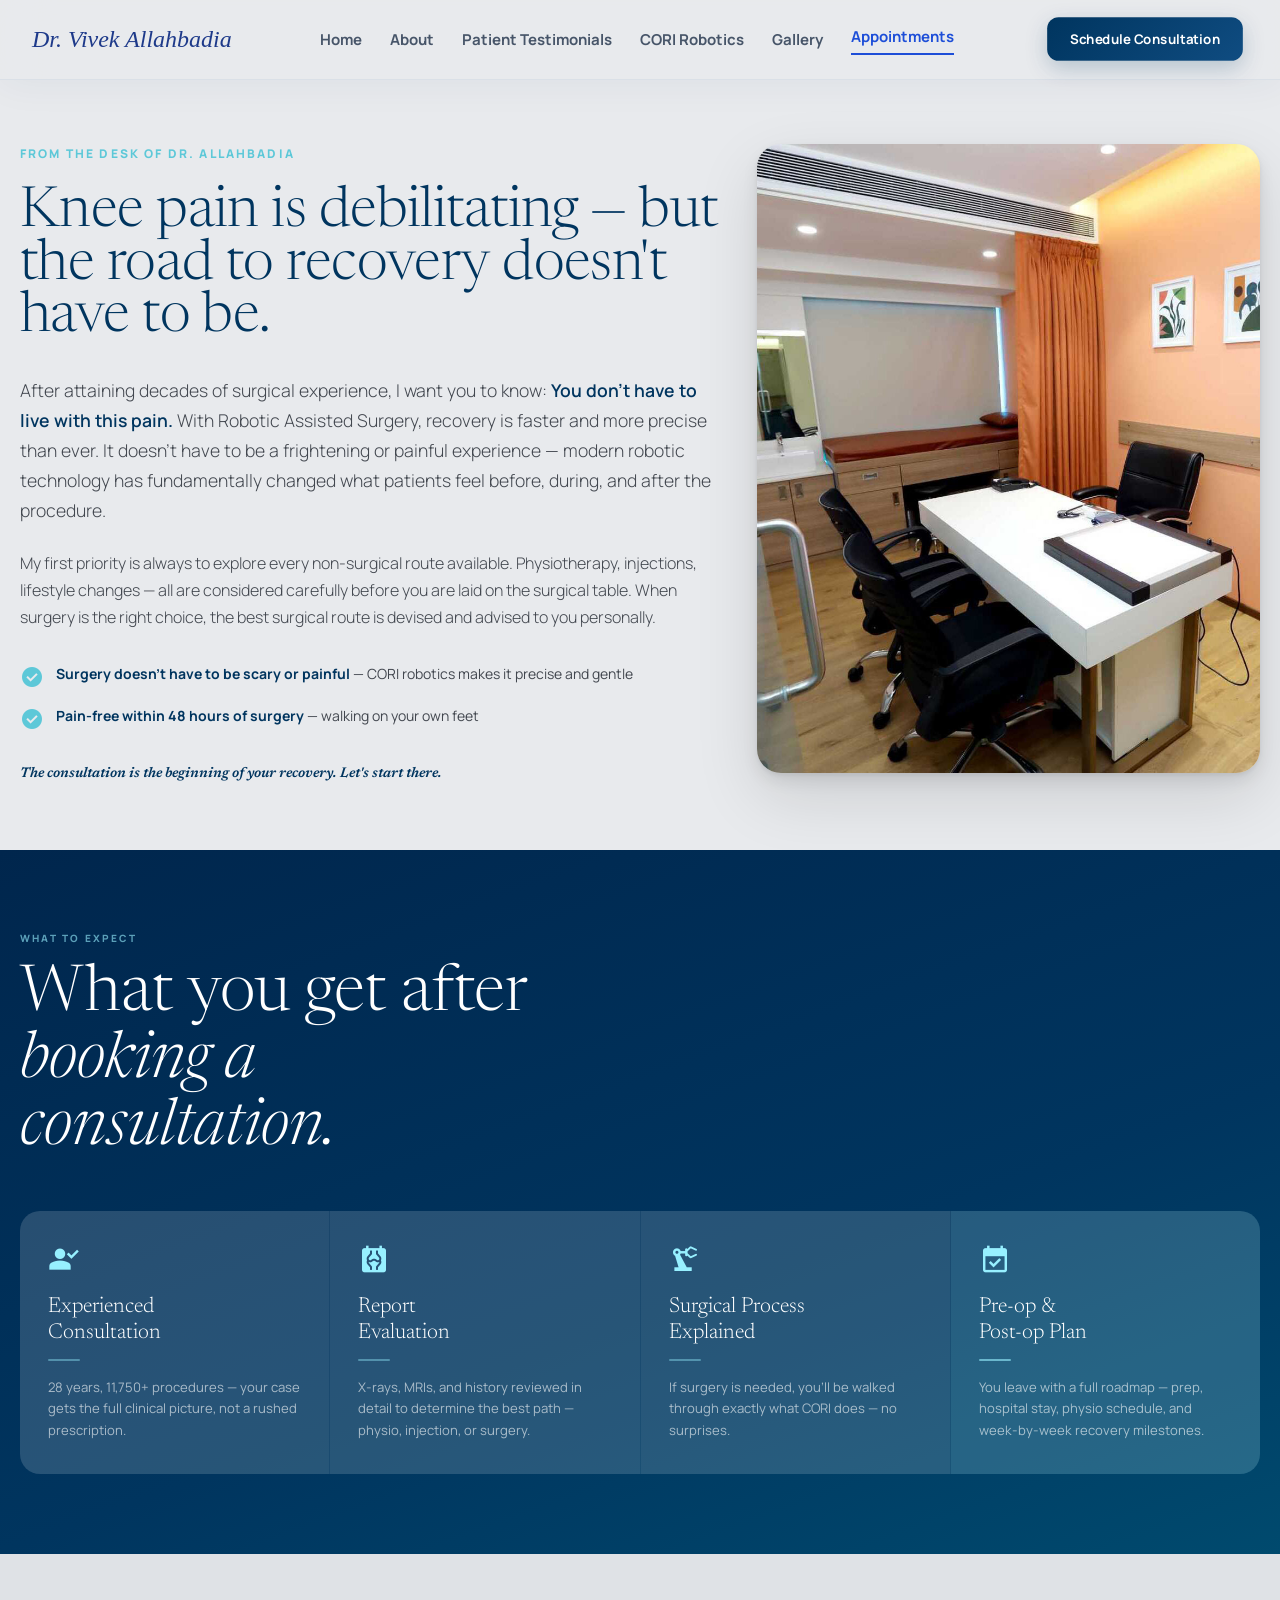
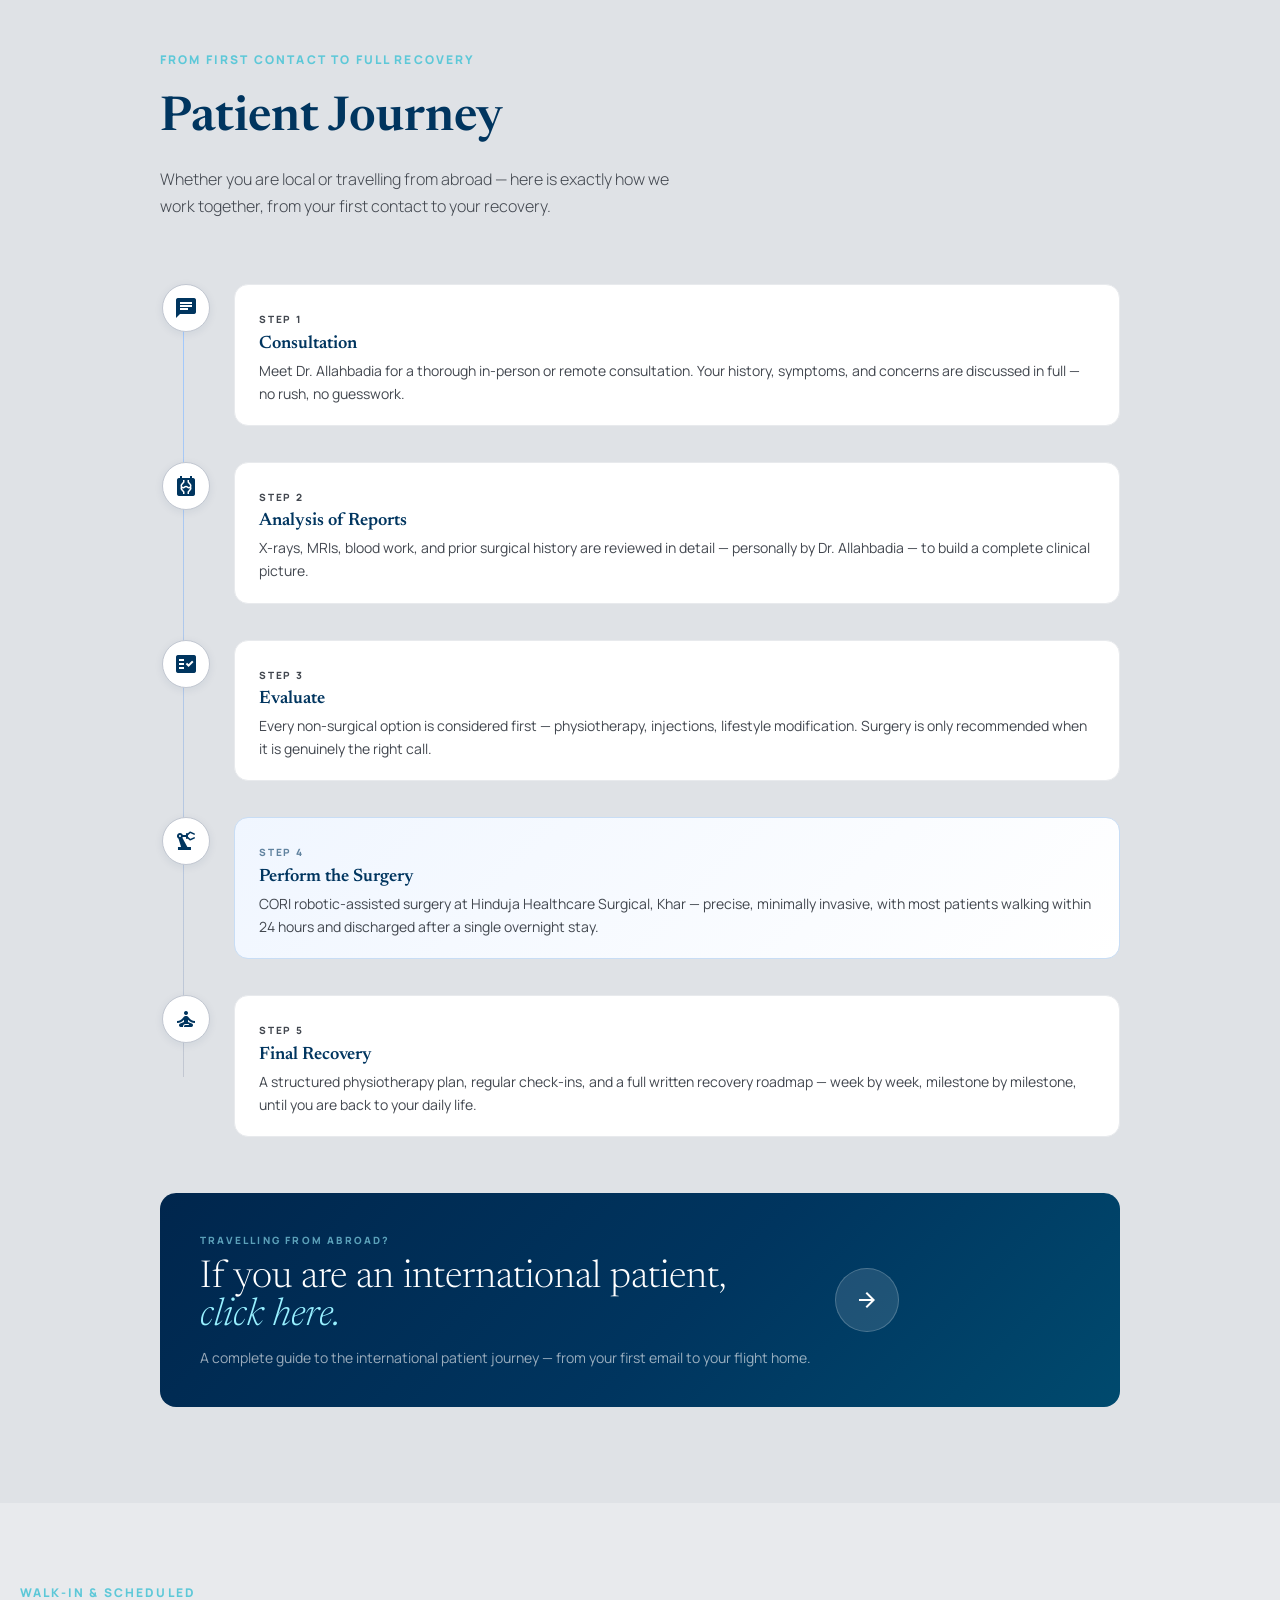
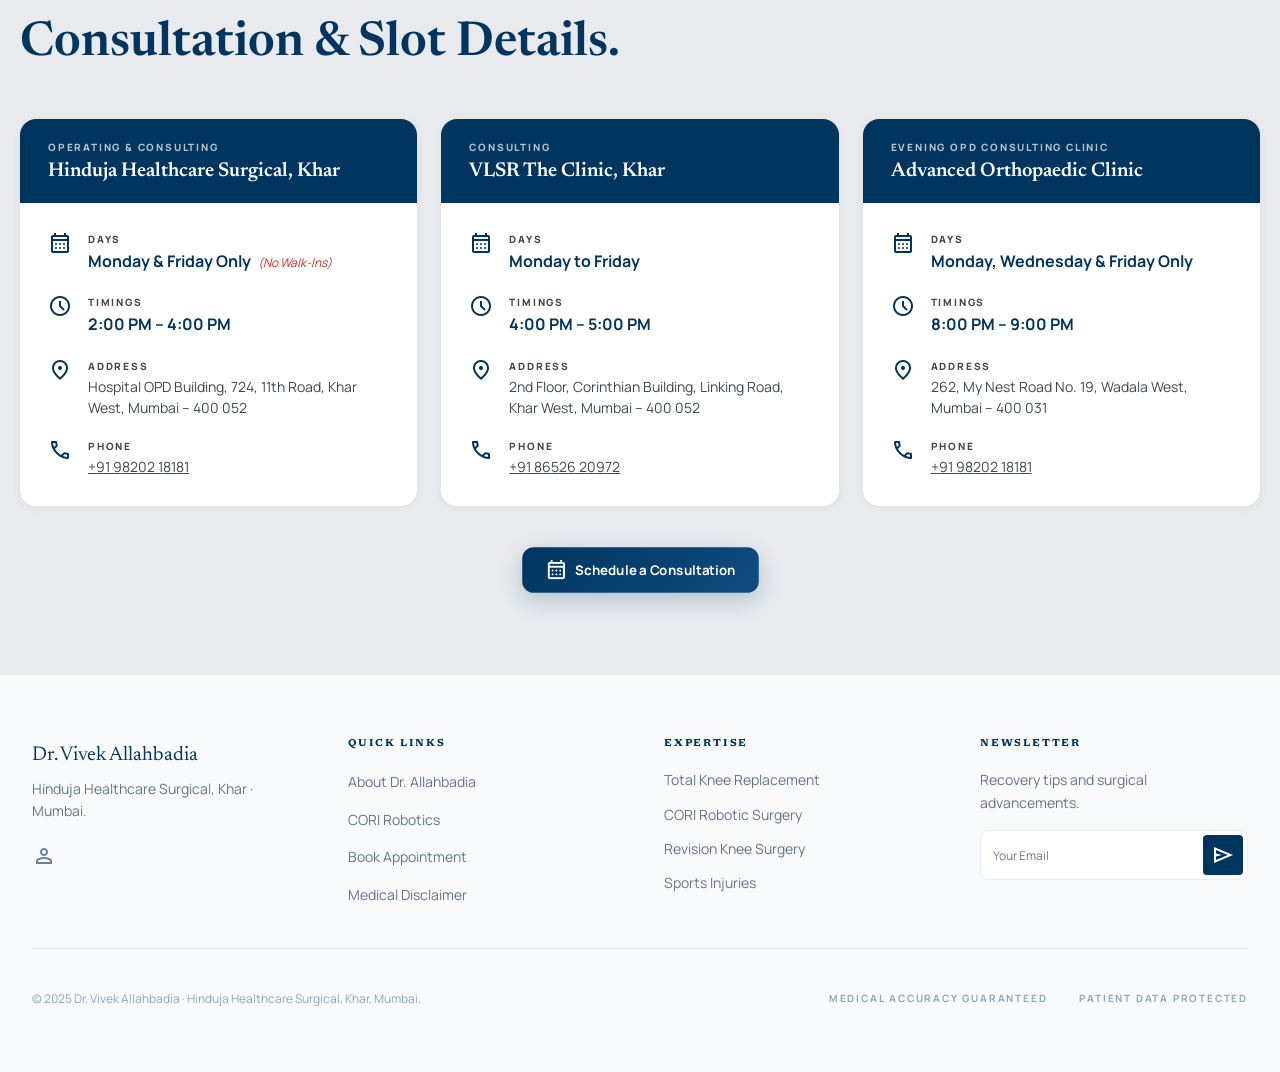
<file: appointments.html>
<!DOCTYPE html>
<html lang="en">
<head>

  <meta charset="UTF-8" />
  <meta name="viewport" content="width=device-width, initial-scale=1.0" />

  <!-- ── Primary SEO ──────────────────────────────────────────── -->
  <title>Appointments | Dr. Vivek Allahbadia | Hinduja Khar, VLSR & Wadala | Mumbai</title>
  <meta name="description" content="Book a consultation with Dr. Vivek Allahbadia — CORI robotic knee replacement specialist. Consulting at Hinduja Healthcare Surgical Khar (Mon & Fri, 2–4 PM), VLSR Khar (Mon–Fri, 4–5 PM), and Wadala (Mon/Wed/Fri, 8–9 PM). International patients welcome." />
  <meta name="keywords" content="Dr Vivek Allahbadia appointment, knee surgeon appointment Mumbai, Hinduja Khar OPD, book knee replacement consultation Mumbai, VLSR clinic Khar appointment, robotic knee surgeon appointment, international patient knee surgery Mumbai" />
  <meta name="author" content="Dr. Vivek Allahbadia" />
  <meta name="robots" content="index, follow" />
  <link rel="canonical" href="https://www.drallahbadia.com/appointments.html" />

  <!-- ── Geo ──────────────────────────────────────────────────── -->
  <meta name="geo.region" content="IN-MH" />
  <meta name="geo.placename" content="Mumbai, Maharashtra, India" />
  <meta name="geo.position" content="19.0760;72.8777" />
  <meta name="ICBM" content="19.0760, 72.8777" />

  <!-- ── Open Graph ───────────────────────────────────────────── -->
  <meta property="og:type" content="website" />
  <meta property="og:url" content="https://www.drallahbadia.com/appointments.html" />
  <meta property="og:title" content="Appointments | Dr. Vivek Allahbadia | Robotic Knee Surgeon, Mumbai" />
  <meta property="og:description" content="Book a consultation with Dr. Vivek Allahbadia — Hinduja Khar (Mon & Fri 2–4 PM), VLSR Khar (Mon–Fri 4–5 PM), Wadala (Mon/Wed/Fri 8–9 PM). International patients welcome." />
  <meta property="og:image" content="https://www.drallahbadia.com/images/og-cover.jpg" />
  <meta property="og:image:width" content="1200" />
  <meta property="og:image:height" content="630" />
  <meta property="og:locale" content="en_IN" />
  <meta property="og:site_name" content="Dr. Vivek Allahbadia" />

  <!-- ── Twitter Card ─────────────────────────────────────────── -->
  <meta name="twitter:card" content="summary_large_image" />
  <meta name="twitter:title" content="Appointments | Dr. Vivek Allahbadia | Robotic Knee Surgeon Mumbai" />
  <meta name="twitter:description" content="Book a consultation. Hinduja Khar Mon & Fri 2–4 PM · VLSR Mon–Fri 4–5 PM · Wadala Mon/Wed/Fri 8–9 PM. International patients welcome." />
  <meta name="twitter:image" content="https://www.drallahbadia.com/images/og-cover.jpg" />

  <link rel="icon" type="image/x-icon" href="images/favicon.ico" />

  <!-- ── Fonts ─────────────────────────────────────────────────── -->
  <link rel="preconnect" href="https://fonts.googleapis.com" />
  <link rel="preconnect" href="https://fonts.gstatic.com" crossorigin />
  <link href="https://fonts.googleapis.com/css2?family=Newsreader:ital,opsz,wght@0,6..72,200..800;1,6..72,200..800&family=Manrope:wght@200..800&display=swap" rel="stylesheet" />
  <link href="https://fonts.googleapis.com/css2?family=Material+Symbols+Outlined:wght,FILL@100..700,0..1&display=swap" rel="stylesheet" />

  <!-- ── Styles ────────────────────────────────────────────────── -->
  <link rel="stylesheet" href="styles.css" />

  <!-- ══════════════════════════════════════════════════════════
       STRUCTURED DATA — GEO / AI OPTIMISATION
       This is the highest-conversion page. Schemas here answer:
       "How do I book with Dr. Allahbadia?"
       "What are his consulting hours?"
       "Does he see international patients?"
       ══════════════════════════════════════════════════════════ -->
  <script type="application/ld+json">
  {
    "@context": "https://schema.org",
    "@graph": [

      {
        "@type": "BreadcrumbList",
        "itemListElement": [
          { "@type": "ListItem", "position": 1, "name": "Home",         "item": "https://www.drallahbadia.com/" },
          { "@type": "ListItem", "position": 2, "name": "Appointments", "item": "https://www.drallahbadia.com/appointments.html" }
        ]
      },

      {
        "@type": "Physician",
        "@id": "https://www.drallahbadia.com/#doctor",
        "name": "Dr. Vivek Allahbadia",
        "honorificPrefix": "Dr.",
        "honorificSuffix": "MS Orth, D'Orth, FCPS, MCh (UK)",
        "jobTitle": "Head of Department, Orthopaedics",
        "description": "Dr. Vivek Allahbadia is HOD Orthopaedics at Hinduja Healthcare Surgical, Khar, Mumbai. He is a CORI robotic knee replacement specialist with 28+ years of surgical experience. He accepts patients locally in Mumbai and from international locations including the Gulf, East Africa, South-East Asia, and the UK.",
        "medicalSpecialty": ["Orthopedic Surgery","Joint Replacement Surgery","Robotic-Assisted Surgery"],
        "telephone": "+919820218181",
        "email": "orthopod4u@gmail.com",
        "url": "https://www.drallahbadia.com/",
        "worksFor": { "@id": "https://www.drallahbadia.com/#hinduja" },
        "availableService": [
          { "@type": "MedicalProcedure", "name": "Total Knee Replacement", "procedureType": "Surgical" },
          { "@type": "MedicalProcedure", "name": "CORI Robotic Knee Replacement", "procedureType": "Surgical" },
          { "@type": "MedicalProcedure", "name": "Partial Knee Replacement", "procedureType": "Surgical" },
          { "@type": "MedicalProcedure", "name": "Revision Knee Surgery", "procedureType": "Surgical" },
          { "@type": "MedicalProcedure", "name": "Knee Consultation", "procedureType": "Non-Surgical" }
        ],
        "aggregateRating": {
          "@type": "AggregateRating",
          "ratingValue": "4.9",
          "bestRating": "5",
          "ratingCount": "500"
        },
        "sameAs": [
          "https://www.linkedin.com/in/vivek-allahbadia-7404577/",
          "https://www.facebook.com/drvivekallahbadia",
          "https://www.facebook.com/groups/134788193222639/",
          "https://www.youtube.com/@aapkabonedoctor6797",
          "https://www.credihealth.com/doctor/vivek-allahbadia-orthopedist/overview",
          "https://www.hexahealth.com/mumbai/doctor/dr-vivek-allahbadia-orthopedic-doctor"
        ]
      },

      {
        "@type": "MedicalClinic",
        "@id": "https://www.drallahbadia.com/#hinduja",
        "name": "Hinduja Healthcare Surgical — Dr. Vivek Allahbadia",
        "description": "Primary operating and consulting hospital for Dr. Vivek Allahbadia. CORI robotic knee replacement surgery performed here. By appointment only — no walk-ins.",
        "telephone": "+919820218181",
        "url": "https://www.drallahbadia.com/",
        "priceRange": "₹₹₹",
        "medicalSpecialty": "Orthopedic Surgery",
        "address": {
          "@type": "PostalAddress",
          "streetAddress": "Hospital OPD Building, 724, 11th Road, Khar West",
          "addressLocality": "Khar, Mumbai",
          "addressRegion": "Maharashtra",
          "postalCode": "400052",
          "addressCountry": "IN"
        },
        "geo": {
          "@type": "GeoCoordinates",
          "latitude": "19.0760",
          "longitude": "72.8340"
        },
        "openingHoursSpecification": [
          {
            "@type": "OpeningHoursSpecification",
            "dayOfWeek": ["Monday", "Friday"],
            "opens": "14:00",
            "closes": "16:00",
            "description": "Consulting hours — by appointment only"
          }
        ],
        "hasMap": "https://maps.app.goo.gl/hinduja-khar"
      },

      {
        "@type": "MedicalClinic",
        "@id": "https://www.drallahbadia.com/#vlsr",
        "name": "VLSR The Clinic — Dr. Vivek Allahbadia",
        "description": "OPD consultation clinic for Dr. Vivek Allahbadia on Linking Road, Khar West. Walk-ins available.",
        "telephone": "+918652620972",
        "address": {
          "@type": "PostalAddress",
          "streetAddress": "2nd Floor, Corinthian Building, Linking Road, Khar West",
          "addressLocality": "Khar, Mumbai",
          "addressRegion": "Maharashtra",
          "postalCode": "400052",
          "addressCountry": "IN"
        },
        "openingHoursSpecification": [
          {
            "@type": "OpeningHoursSpecification",
            "dayOfWeek": ["Monday","Tuesday","Wednesday","Thursday","Friday"],
            "opens": "16:00",
            "closes": "17:00"
          }
        ]
      },

      {
        "@type": "MedicalClinic",
        "@id": "https://www.drallahbadia.com/#wadala",
        "name": "Advanced Orthopaedic Clinic, Wadala — Dr. Vivek Allahbadia",
        "description": "Evening OPD consulting clinic for Dr. Vivek Allahbadia in Wadala West, Mumbai.",
        "telephone": "+919820218181",
        "address": {
          "@type": "PostalAddress",
          "streetAddress": "262, My Nest Road No. 19, Wadala West",
          "addressLocality": "Wadala, Mumbai",
          "addressRegion": "Maharashtra",
          "postalCode": "400031",
          "addressCountry": "IN"
        },
        "openingHoursSpecification": [
          {
            "@type": "OpeningHoursSpecification",
            "dayOfWeek": ["Monday","Wednesday","Friday"],
            "opens": "20:00",
            "closes": "21:00"
          }
        ]
      },

      {
        "@type": "FAQPage",
        "mainEntity": [
          {
            "@type": "Question",
            "name": "How do I book an appointment with Dr. Vivek Allahbadia?",
            "acceptedAnswer": {
              "@type": "Answer",
              "text": "You can book via WhatsApp at +91 98202 18181 or email orthopod4u@gmail.com. Online bookings are also available on Credihealth and HexaHealth. Consulting hours at Hinduja Khar are Monday and Friday, 2–4 PM. VLSR Clinic (Khar) is Monday–Friday, 4–5 PM. Wadala Advanced Orthopaedic Clinic is Monday, Wednesday, Friday, 8–9 PM."
            }
          },
          {
            "@type": "Question",
            "name": "Does Dr. Allahbadia accept international patients?",
            "acceptedAnswer": {
              "@type": "Answer",
              "text": "Yes. Dr. Allahbadia accepts patients from the Gulf, East Africa, South-East Asia, the UK, and beyond. International patients should email their X-rays, MRIs, blood work, and surgical history to orthopod4u@gmail.com before booking travel. Dr. Allahbadia reviews all reports personally before surgery is scheduled."
            }
          },
          {
            "@type": "Question",
            "name": "What should I bring to my first consultation?",
            "acceptedAnswer": {
              "@type": "Answer",
              "text": "Bring your X-rays, MRI scans, any prior surgical reports, and a list of current medications. Dr. Allahbadia will review these in detail to build a complete clinical picture before recommending any treatment."
            }
          },
          {
            "@type": "Question",
            "name": "Are walk-ins accepted at Hinduja Khar?",
            "acceptedAnswer": {
              "@type": "Answer",
              "text": "No — Hinduja Healthcare Surgical, Khar is by appointment only. Walk-ins are accepted at VLSR The Clinic, Khar (Monday–Friday, 4–5 PM)."
            }
          },
          {
            "@type": "Question",
            "name": "How long does recovery take after CORI robotic knee replacement?",
            "acceptedAnswer": {
              "@type": "Answer",
              "text": "Most patients walk within 24 hours of surgery and are discharged within 3 nights. Full recovery to daily activities typically takes 3–4 weeks. International patients generally stay in the Khar/Mumbai area for 3–4 weeks post-surgery before being cleared to fly home."
            }
          }
        ]
      }

    ]
  }
  </script>

</head>

<body>

<!-- ═══════════════════════════════════
     HEADER
════════════════════════════════════ -->
<header class="site-header" role="banner">
  <nav class="site-nav" aria-label="Primary navigation">
    <a href="index.html" class="nav-brand" aria-label="Dr. Vivek Allahbadia — Home">Dr. Vivek Allahbadia</a>
    <div class="nav-links" role="list">
      <a href="index.html"        data-page="index.html"        class="nav-link" role="listitem">Home</a>
      <a href="about.html"        data-page="about.html"        class="nav-link" role="listitem">About</a>
      <a href="testimonials.html" data-page="testimonials.html" class="nav-link" role="listitem">Patient Testimonials</a>
      <a href="robot.html"        data-page="robot.html"        class="nav-link" role="listitem">CORI Robotics</a>
      <a href="gallery.html"      data-page="gallery.html"      class="nav-link" role="listitem">Gallery</a>
      <a href="appointments.html" data-page="appointments.html" class="nav-link" role="listitem">Appointments</a>
    </div>
    <div class="nav-actions">
      <a href="https://wa.me/919820218181?text=Hello%2C%20I%20would%20like%20to%20book%20a%20consultation%20with%20Dr.%20Vivek%20Allahbadia."
         target="_blank" rel="noopener"
         class="btn btn--primary nav-cta"
         aria-label="Book consultation on WhatsApp">
        Schedule Consultation
      </a>
      <button id="menu-btn" class="menu-btn" aria-label="Open navigation menu" aria-expanded="false" aria-controls="mobile-menu">
        <span class="material-symbols-outlined icon-menu">menu</span>
        <span class="material-symbols-outlined icon-close">close</span>
      </button>
    </div>
  </nav>
</header>

<!-- Mobile menu -->
<div id="mobile-menu" class="mobile-menu" role="dialog" aria-label="Navigation menu" aria-modal="true">
<div class="mobile-menu__panel">

  <div class="mobile-menu__topbar">
    <span class="mobile-menu__brand">Dr. Vivek Allahbadia</span>
    <button id="menu-close" class="mobile-menu__close" aria-label="Close navigation menu">
      <span class="material-symbols-outlined">close</span>
    </button>
  </div>

  <nav class="mobile-menu__nav" aria-label="Mobile navigation">
    <a href="index.html" class="mobile-menu__item" data-index="0"><span class="mobile-menu__icon material-symbols-outlined" aria-hidden="true">home</span><span class="mobile-menu__label">Home</span><span class="mobile-menu__arrow material-symbols-outlined" aria-hidden="true">chevron_right</span></a>
    <a href="about.html" class="mobile-menu__item" data-index="1"><span class="mobile-menu__icon material-symbols-outlined" aria-hidden="true">person</span><span class="mobile-menu__label">About</span><span class="mobile-menu__arrow material-symbols-outlined" aria-hidden="true">chevron_right</span></a>
    <a href="robot.html" class="mobile-menu__item" data-index="2"><span class="mobile-menu__icon material-symbols-outlined" aria-hidden="true">precision_manufacturing</span><span class="mobile-menu__label">CORI Robotics</span><span class="mobile-menu__arrow material-symbols-outlined" aria-hidden="true">chevron_right</span></a>
    <a href="testimonials.html" class="mobile-menu__item" data-index="3"><span class="mobile-menu__icon material-symbols-outlined" aria-hidden="true">star</span><span class="mobile-menu__label">Testimonials</span><span class="mobile-menu__arrow material-symbols-outlined" aria-hidden="true">chevron_right</span></a>
    <a href="gallery.html" class="mobile-menu__item" data-index="4"><span class="mobile-menu__icon material-symbols-outlined" aria-hidden="true">photo_library</span><span class="mobile-menu__label">Gallery</span><span class="mobile-menu__arrow material-symbols-outlined" aria-hidden="true">chevron_right</span></a>
    <a href="appointments.html" class="mobile-menu__item active" data-index="5"><span class="mobile-menu__icon material-symbols-outlined" aria-hidden="true">calendar_month</span><span class="mobile-menu__label">Appointments</span><span class="mobile-menu__arrow material-symbols-outlined" aria-hidden="true">chevron_right</span></a>
  </nav>

  <div class="mobile-menu__cta-wrap">
    <div class="mobile-menu__nudge">
      <span class="mobile-menu__nudge-icon material-symbols-outlined" aria-hidden="true">info</span>
      <p class="mobile-menu__nudge-text">Still confused? Don't live in pain. Book an appointment and get the correct guidance and treatment.</p>
    </div>
    <a href="https://wa.me/919820218181?text=Hello%2C%20I%20would%20like%20to%20book%20a%20consultation%20with%20Dr.%20Vivek%20Allahbadia."
       target="_blank" rel="noopener" class="mobile-menu__cta"
       aria-label="Schedule a consultation on WhatsApp">
      <span class="material-symbols-outlined" aria-hidden="true" style="font-variation-settings:'FILL' 1;">calendar_month</span>
      Schedule Consultation
    </a>
  </div>

</div><!-- /.mobile-menu__panel -->
</div><!-- /#mobile-menu -->


<!-- ═══════════════════════════════════
     MAIN
════════════════════════════════════ -->
<main role="main" class="page-main appt-main">


  <!-- ── 1. HERO ────────────────────────────────────────────── -->
  <section class="appt-hero section--surface fade-in-up" aria-label="From the desk of Dr. Allahbadia">
    <div class="container--2xl">
      <div class="appt-hero__grid">

        <div>
          <span class="appt-hero__eyebrow">From the desk of Dr. Allahbadia</span>
          <h1 class="appt-hero__heading">Knee pain is debilitating — but the road to recovery doesn't have to be.</h1>

          <p class="appt-hero__body">
            After attaining decades of surgical experience, I want you to know: <strong>You don't have to live with this pain.</strong> With Robotic Assisted Surgery, recovery is faster and more precise than ever. It doesn't have to be a frightening or painful experience — modern robotic technology has fundamentally changed what patients feel before, during, and after the procedure.
          </p>
          <p class="appt-hero__secondary">
            My first priority is always to explore every non-surgical route available. Physiotherapy, injections, lifestyle changes — all are considered carefully before you are laid on the surgical table. When surgery is the right choice, the best surgical route is devised and advised to you personally.
          </p>

          <ul class="appt-hero__checklist" aria-label="Key facts about CORI robotic surgery">
            <li class="appt-hero__check">
              <span class="appt-hero__check-icon material-symbols-outlined" aria-hidden="true">check_circle</span>
              <span><strong>Surgery doesn't have to be scary or painful</strong> — CORI robotics makes it precise and gentle</span>
            </li>
            <li class="appt-hero__check">
              <span class="appt-hero__check-icon material-symbols-outlined" aria-hidden="true">check_circle</span>
              <span><strong>Pain-free within 48 hours of surgery</strong> — walking on your own feet</span>
            </li>
          </ul>

          <p class="appt-hero__sign">The consultation is the beginning of your recovery. Let's start there.</p>
        </div>

        <div>
          <div class="appt-hero__photo-wrap">
            <img src="images/vlsr.jpg" alt="VLSR Clinic — Dr. Vivek Allahbadia consulting room, Khar West, Mumbai" loading="eager" width="520" height="650" />
          </div>
        </div>

      </div>
    </div>
  </section>


  <!-- ── 2. WHAT TO EXPECT ───────────────────────────────────── -->
  <section class="appt-expect fade-in-up" aria-label="What to expect after booking a consultation">
    <div class="container--2xl">

      <div class="appt-section-header">
        <span class="appt-expect__eyebrow">What to expect</span>
        <h2 class="appt-expect__heading">
          What you get after<br/><em>booking a consultation.</em>
        </h2>
      </div>

      <div class="appt-expect__grid">

        <div class="appt-expect__card">
          <span class="appt-expect__icon material-symbols-outlined" aria-hidden="true">person_check</span>
          <h3 class="appt-expect__title">Experienced<br/>Consultation</h3>
          <div class="appt-expect__rule" aria-hidden="true"></div>
          <p class="appt-expect__body">28 years, 11,750+ procedures — your case gets the full clinical picture, not a rushed prescription.</p>
        </div>

        <div class="appt-expect__card">
          <span class="appt-expect__icon material-symbols-outlined" aria-hidden="true">radiology</span>
          <h3 class="appt-expect__title">Report<br/>Evaluation</h3>
          <div class="appt-expect__rule" aria-hidden="true"></div>
          <p class="appt-expect__body">X-rays, MRIs, and history reviewed in detail to determine the best path — physio, injection, or surgery.</p>
        </div>

        <div class="appt-expect__card">
          <span class="appt-expect__icon material-symbols-outlined" aria-hidden="true">precision_manufacturing</span>
          <h3 class="appt-expect__title">Surgical Process<br/>Explained</h3>
          <div class="appt-expect__rule" aria-hidden="true"></div>
          <p class="appt-expect__body">If surgery is needed, you'll be walked through exactly what CORI does — no surprises.</p>
        </div>

        <div class="appt-expect__card appt-expect__card--teal">
          <span class="appt-expect__icon material-symbols-outlined" aria-hidden="true">event_available</span>
          <h3 class="appt-expect__title">Pre-op &amp;<br/>Post-op Plan</h3>
          <div class="appt-expect__rule" aria-hidden="true"></div>
          <p class="appt-expect__body">You leave with a full roadmap — prep, hospital stay, physio schedule, and week-by-week recovery milestones.</p>
        </div>

      </div>
    </div>
  </section>


  <!-- ── 3. PATIENT JOURNEY ─────────────────────────────────── -->
  <section class="appt-journey fade-in-up" aria-label="Patient journey from first contact to full recovery">
    <div class="container--narrow">

      <div class="appt-section-header--mb">
        <span class="appt-hero__eyebrow">From First Contact to Full Recovery</span>
        <h2 class="appt-journey__heading">Patient Journey</h2>
        <p class="appt-journey__intro">Whether you are local or travelling from abroad — here is exactly how we work together, from your first contact to your recovery.</p>
      </div>

      <div class="intl-timeline" role="list" aria-label="5-step patient journey">

        <div class="intl-timeline-step fade-in-up" data-delay="0" role="listitem">
          <div class="intl-node" aria-hidden="true">
            <span class="intl-node__icon material-symbols-outlined">chat</span>
          </div>
          <div class="intl-card">
            <span class="intl-card__step">Step 1</span>
            <h3 class="intl-card__title">Consultation</h3>
            <p class="intl-card__body">Meet Dr. Allahbadia for a thorough in-person or remote consultation. Your history, symptoms, and concerns are discussed in full — no rush, no guesswork.</p>
          </div>
        </div>

        <div class="intl-timeline-step fade-in-up" data-delay="80" role="listitem">
          <div class="intl-node" aria-hidden="true">
            <span class="intl-node__icon material-symbols-outlined">radiology</span>
          </div>
          <div class="intl-card">
            <span class="intl-card__step">Step 2</span>
            <h3 class="intl-card__title">Analysis of Reports</h3>
            <p class="intl-card__body">X-rays, MRIs, blood work, and prior surgical history are reviewed in detail — personally by Dr. Allahbadia — to build a complete clinical picture.</p>
          </div>
        </div>

        <div class="intl-timeline-step fade-in-up" data-delay="160" role="listitem">
          <div class="intl-node" aria-hidden="true">
            <span class="intl-node__icon material-symbols-outlined">fact_check</span>
          </div>
          <div class="intl-card">
            <span class="intl-card__step">Step 3</span>
            <h3 class="intl-card__title">Evaluate</h3>
            <p class="intl-card__body">Every non-surgical option is considered first — physiotherapy, injections, lifestyle modification. Surgery is only recommended when it is genuinely the right call.</p>
          </div>
        </div>

        <div class="intl-timeline-step fade-in-up" data-delay="240" role="listitem">
          <div class="intl-node" aria-hidden="true">
            <span class="intl-node__icon material-symbols-outlined">precision_manufacturing</span>
          </div>
          <div class="intl-card intl-card--highlight">
            <span class="intl-card__step intl-card__step--primary">Step 4</span>
            <h3 class="intl-card__title">Perform the Surgery</h3>
            <p class="intl-card__body">CORI robotic-assisted surgery at Hinduja Healthcare Surgical, Khar — precise, minimally invasive, with most patients walking within 24 hours and discharged after a single overnight stay.</p>
          </div>
        </div>

        <div class="intl-timeline-step fade-in-up" data-delay="320" role="listitem">
          <div class="intl-node" aria-hidden="true">
            <span class="intl-node__icon material-symbols-outlined">self_improvement</span>
          </div>
          <div class="intl-card">
            <span class="intl-card__step">Step 5</span>
            <h3 class="intl-card__title">Final Recovery</h3>
            <p class="intl-card__body">A structured physiotherapy plan, regular check-ins, and a full written recovery roadmap — week by week, milestone by milestone, until you are back to your daily life.</p>
          </div>
        </div>

      </div>

      <!-- International patient CTA -->
      <div class="intl-cta-wrap">
        <button id="modal-trigger" class="intl-cta-btn" aria-haspopup="dialog" aria-controls="intl-modal" aria-label="Open international patient guide">
          <div class="intl-cta-btn__inner">
            <div>
              <span class="intl-cta-btn__eyebrow">Travelling from abroad?</span>
              <h3 class="intl-cta-btn__heading">If you are an international patient,<br/><em>click here.</em></h3>
              <p class="intl-cta-btn__sub">A complete guide to the international patient journey — from your first email to your flight home.</p>
            </div>
            <div class="intl-cta-btn__arrow" aria-hidden="true">
              <span class="material-symbols-outlined icon-white">arrow_forward</span>
            </div>
          </div>
        </button>
      </div>

    </div>
  </section>


  <!-- ── 4. CONSULTATION SLOTS ──────────────────────────────── -->
  <section class="appt-slots fade-in-up" aria-label="Consultation clinic locations and timings">
    <div class="container--2xl">

      <span class="appt-slots__eyebrow">Walk-in &amp; Scheduled</span>
      <h2 class="appt-slots__heading">Consultation &amp; Slot Details.</h2>

      <div class="appt-slots__grid">

        <!-- Hinduja Khar -->
        <article class="slot-card fade-in-up" data-delay="0" aria-label="Hinduja Healthcare Surgical, Khar — by appointment">
          <div class="slot-card__header">
            <span class="slot-card__type">Operating &amp; Consulting</span>
            <h3 class="slot-card__name">Hinduja Healthcare Surgical, Khar</h3>
          </div>
          <div class="slot-card__body">
            <div class="slot-card__row">
              <span class="slot-card__icon material-symbols-outlined" aria-hidden="true">calendar_month</span>
              <div>
                <p class="slot-card__label">Days</p>
                <p class="slot-card__value">Monday &amp; Friday Only <span class="slot-card__value--no-walkins">(No Walk-Ins)</span></p>
              </div>
            </div>
            <div class="slot-card__row">
              <span class="slot-card__icon material-symbols-outlined" aria-hidden="true">schedule</span>
              <div>
                <p class="slot-card__label">Timings</p>
                <p class="slot-card__value">2:00 PM – 4:00 PM</p>
              </div>
            </div>
            <div class="slot-card__row">
              <span class="slot-card__icon material-symbols-outlined" aria-hidden="true">location_on</span>
              <div>
                <p class="slot-card__label">Address</p>
                <address class="slot-card__address">Hospital OPD Building, 724, 11th Road, Khar West, Mumbai – 400 052</address>
              </div>
            </div>
            <div class="slot-card__row">
              <span class="slot-card__icon material-symbols-outlined" aria-hidden="true">call</span>
              <div>
                <p class="slot-card__label">Phone</p>
                <p class="slot-card__phone"><a href="tel:+919820218181">+91 98202 18181</a></p>
              </div>
            </div>
          </div>
        </article>

        <!-- VLSR -->
        <article class="slot-card fade-in-up" data-delay="100" aria-label="VLSR The Clinic, Khar — walk-ins welcome">
          <div class="slot-card__header">
            <span class="slot-card__type">Consulting</span>
            <h3 class="slot-card__name">VLSR The Clinic, Khar</h3>
          </div>
          <div class="slot-card__body">
            <div class="slot-card__row">
              <span class="slot-card__icon material-symbols-outlined" aria-hidden="true">calendar_month</span>
              <div>
                <p class="slot-card__label">Days</p>
                <p class="slot-card__value">Monday to Friday</p>
              </div>
            </div>
            <div class="slot-card__row">
              <span class="slot-card__icon material-symbols-outlined" aria-hidden="true">schedule</span>
              <div>
                <p class="slot-card__label">Timings</p>
                <p class="slot-card__value">4:00 PM – 5:00 PM</p>
              </div>
            </div>
            <div class="slot-card__row">
              <span class="slot-card__icon material-symbols-outlined" aria-hidden="true">location_on</span>
              <div>
                <p class="slot-card__label">Address</p>
                <address class="slot-card__address">2nd Floor, Corinthian Building, Linking Road, Khar West, Mumbai – 400 052</address>
              </div>
            </div>
            <div class="slot-card__row">
              <span class="slot-card__icon material-symbols-outlined" aria-hidden="true">call</span>
              <div>
                <p class="slot-card__label">Phone</p>
                <p class="slot-card__phone"><a href="tel:+918652620972">+91 86526 20972</a></p>
              </div>
            </div>
          </div>
        </article>

        <!-- Wadala -->
        <article class="slot-card fade-in-up" data-delay="200" aria-label="Advanced Orthopaedic Clinic, Wadala — evening OPD">
          <div class="slot-card__header">
            <span class="slot-card__type">Evening OPD Consulting Clinic</span>
            <h3 class="slot-card__name">Advanced Orthopaedic Clinic</h3>
          </div>
          <div class="slot-card__body">
            <div class="slot-card__row">
              <span class="slot-card__icon material-symbols-outlined" aria-hidden="true">calendar_month</span>
              <div>
                <p class="slot-card__label">Days</p>
                <p class="slot-card__value">Monday, Wednesday &amp; Friday Only</p>
              </div>
            </div>
            <div class="slot-card__row">
              <span class="slot-card__icon material-symbols-outlined" aria-hidden="true">schedule</span>
              <div>
                <p class="slot-card__label">Timings</p>
                <p class="slot-card__value">8:00 PM – 9:00 PM</p>
              </div>
            </div>
            <div class="slot-card__row">
              <span class="slot-card__icon material-symbols-outlined" aria-hidden="true">location_on</span>
              <div>
                <p class="slot-card__label">Address</p>
                <address class="slot-card__address">262, My Nest Road No. 19, Wadala West, Mumbai – 400 031</address>
              </div>
            </div>
            <div class="slot-card__row">
              <span class="slot-card__icon material-symbols-outlined" aria-hidden="true">call</span>
              <div>
                <p class="slot-card__label">Phone</p>
                <p class="slot-card__phone"><a href="tel:+919820218181">+91 98202 18181</a></p>
              </div>
            </div>
          </div>
        </article>

      </div>

      <div class="appt-slots__cta">
        <a href="https://wa.me/919820218181?text=Hello%2C%20I%20would%20like%20to%20book%20a%20consultation%20with%20Dr.%20Vivek%20Allahbadia."
           target="_blank" rel="noopener"
           class="btn btn--primary"
           aria-label="Schedule a consultation on WhatsApp">
          <span class="material-symbols-outlined" aria-hidden="true" class="icon-filled">calendar_month</span>
          Schedule a Consultation
        </a>
      </div>

    </div>
  </section>


</main>


<!-- ═══════════════════════════════════
     INTERNATIONAL PATIENT MODAL
════════════════════════════════════ -->
<div id="intl-modal" role="dialog" aria-modal="true" aria-labelledby="modal-heading">

  <div class="modal-inner">

    <!-- Modal header -->
    <div class="modal-header">
      <div>
        <p class="modal-header__eyebrow">Patients from Across the World</p>
        <h2 class="modal-header__heading" id="modal-heading">
          International Patients — <em>You are welcome here.</em>
        </h2>
      </div>
      <button id="modal-close" class="modal-close" aria-label="Close international patient guide">✕</button>
    </div>

    <!-- Modal body -->
    <div class="modal-body">

      <p class="modal-intro">
        Dr. Allahbadia accepts patients from the Gulf, East Africa, South-East Asia, the UK, and beyond. Here is exactly how the process works — from your first email to your flight home.
      </p>

      <div class="intl-timeline" role="list" aria-label="6-step international patient journey">

        <div class="intl-timeline-step" role="listitem">
          <div class="intl-node" aria-hidden="true">
            <span class="intl-node__icon material-symbols-outlined">mail</span>
          </div>
          <div class="intl-card">
            <span class="intl-card__step">Step 1 · Before You Travel</span>
            <h3 class="intl-card__title">Send your reports first</h3>
            <p class="intl-card__body">Email X-rays, MRIs, blood work, and prior surgical history before booking your flight. Dr. Allahbadia reviews them personally and evaluates your suitability — so you are not making the journey unnecessarily.</p>
          </div>
        </div>

        <div class="intl-timeline-step" role="listitem">
          <div class="intl-node" aria-hidden="true">
            <span class="intl-node__icon material-symbols-outlined">health_and_safety</span>
          </div>
          <div class="intl-card">
            <span class="intl-card__step">Step 2 · Pre-Travel Prep</span>
            <h3 class="intl-card__title">Stabilise existing conditions</h3>
            <ul class="intl-card__list" aria-label="Conditions to stabilise before travel">
              <li class="intl-card__list-item">
                <span class="intl-card__list-dash" aria-hidden="true">—</span>
                <span><strong>Diabetes</strong> — blood sugar brought to a safe range</span>
              </li>
              <li class="intl-card__list-item">
                <span class="intl-card__list-dash" aria-hidden="true">—</span>
                <span><strong>Infections</strong> — any active infection fully resolved</span>
              </li>
              <li class="intl-card__list-item">
                <span class="intl-card__list-dash" aria-hidden="true">—</span>
                <span><strong>Blood Pressure</strong> — managed and stable before departure</span>
              </li>
            </ul>
          </div>
        </div>

        <div class="intl-timeline-step" role="listitem">
          <div class="intl-node" aria-hidden="true">
            <span class="intl-node__icon material-symbols-outlined">flight_land</span>
          </div>
          <div class="intl-card">
            <span class="intl-card__step">Step 3 · On Arrival in Mumbai</span>
            <h3 class="intl-card__title">Pre-op workup &amp; cardiology clearance</h3>
            <p class="intl-card__body">Full pre-operative evaluation at Hinduja Khar — including cardiology clearance. Surgery is formally scheduled only once every clearance is confirmed.</p>
          </div>
        </div>

        <div class="intl-timeline-step" role="listitem">
          <div class="intl-node" aria-hidden="true">
            <span class="intl-node__icon material-symbols-outlined">precision_manufacturing</span>
          </div>
          <div class="intl-card intl-card--highlight">
            <span class="intl-card__step intl-card__step--primary">Step 4 · Surgery Day</span>
            <h3 class="intl-card__title">CORI Robotic Surgery</h3>
            <p class="intl-card__body">Faster, more precise, minimal tissue damage — ideal for international patients who cannot afford a prolonged stay. Most patients are walking within 24 hours and discharged after a single overnight stay.</p>
          </div>
        </div>

        <div class="intl-timeline-step" role="listitem">
          <div class="intl-node" aria-hidden="true">
            <span class="intl-node__icon material-symbols-outlined">apartment</span>
          </div>
          <div class="intl-card">
            <span class="intl-card__step">Step 5 · Post-Surgery Stay</span>
            <h3 class="intl-card__title">3–4 weeks near the hospital</h3>
            <p class="intl-card__body">Khar has well-regarded Airbnbs and serviced apartments close by. Pain-free after discharge, with active physiotherapist care and regular check-ins throughout your stay.</p>
          </div>
        </div>

        <div class="intl-timeline-step" role="listitem">
          <div class="intl-node" aria-hidden="true">
            <span class="intl-node__icon material-symbols-outlined">flight_takeoff</span>
          </div>
          <div class="intl-card">
            <span class="intl-card__step">Step 6 · Journey Home</span>
            <h3 class="intl-card__title">Cleared to fly, medications in hand</h3>
            <p class="intl-card__body">Discharged with a full course of oral medications — blood thinners, pain management, prescriptions — plus detailed written instructions and an emergency contact number for a safe journey home.</p>
          </div>
        </div>

      </div>

      <!-- Modal CTA -->
      <div class="modal-cta">
        <div>
          <h3 class="modal-cta__heading">Ready to start the process?</h3>
          <p class="modal-cta__sub">Email your reports and we will get back with a personal assessment.</p>
        </div>
        <a href="mailto:orthopod4u@gmail.com"
           class="modal-cta__btn"
           aria-label="Email your reports to Dr. Allahbadia">
          <span class="material-symbols-outlined" aria-hidden="true">mail</span>
          Send Your Reports
        </a>
      </div>

    </div><!-- /modal-body -->
  </div><!-- /modal-inner -->
</div><!-- /intl-modal -->


<!-- ═══════════════════════════════════
     FOOTER
════════════════════════════════════ -->
<footer class="site-footer" role="contentinfo">
  <div class="container">
    <div class="footer__grid">

      <div>
        <p class="footer__brand-name">Dr. Vivek Allahbadia</p>
        <p class="footer__tagline">Hinduja Healthcare Surgical, Khar · Mumbai.</p>
        <div class="footer__social">
          <a href="https://www.linkedin.com/in/vivek-allahbadia-7404577/" target="_blank" rel="noopener"
             class="footer__social-link" aria-label="Dr. Allahbadia on LinkedIn">
            <span class="material-symbols-outlined">person</span>
          </a>
        </div>
      </div>

      <nav role="navigation" aria-label="Footer quick links">
        <h4 class="footer__col-heading">Quick Links</h4>
        <ul class="footer__links">
          <li><a class="footer__link" href="about.html">About Dr. Allahbadia</a></li>
          <li><a class="footer__link" href="robot.html">CORI Robotics</a></li>
          <li><a class="footer__link" href="https://wa.me/919820218181?text=Hello%2C%20I%20would%20like%20to%20book%20a%20consultation%20with%20Dr.%20Vivek%20Allahbadia." target="_blank" rel="noopener">Book Appointment</a></li>
          <li><a class="footer__link" href="#">Medical Disclaimer</a></li>
        </ul>
      </nav>

      <div>
        <h4 class="footer__col-heading">Expertise</h4>
        <ul class="footer__expertise-list">
          <li class="footer__expertise-item">Total Knee Replacement</li>
          <li class="footer__expertise-item">CORI Robotic Surgery</li>
          <li class="footer__expertise-item">Revision Knee Surgery</li>
          <li class="footer__expertise-item">Sports Injuries</li>
        </ul>
      </div>

      <div>
        <h4 class="footer__col-heading">Newsletter</h4>
        <p class="footer__newsletter-desc">Recovery tips and surgical advancements.</p>
        <div class="footer__email-form">
          <label for="footer-email" class="sr-only">Your email address</label>
          <input id="footer-email" class="footer__email-input" type="email" placeholder="Your Email" autocomplete="email" />
          <button class="footer__email-btn" aria-label="Subscribe to newsletter">
            <span class="material-symbols-outlined" aria-hidden="true">send</span>
          </button>
        </div>
      </div>

    </div>

    <div class="footer__bottom">
      <p class="footer__copy">© 2025 Dr. Vivek Allahbadia · Hinduja Healthcare Surgical, Khar, Mumbai.</p>
      <div class="footer__badges">
        <span class="footer__badge">Medical Accuracy Guaranteed</span>
        <span class="footer__badge">Patient Data Protected</span>
      </div>
    </div>
  </div>
</footer>

<button id="scroll-top" aria-label="Scroll back to top">
  <span class="material-symbols-outlined" aria-hidden="true">arrow_upward</span>
</button>

<script src="main.js"></script>

</body>
</html>
</file>
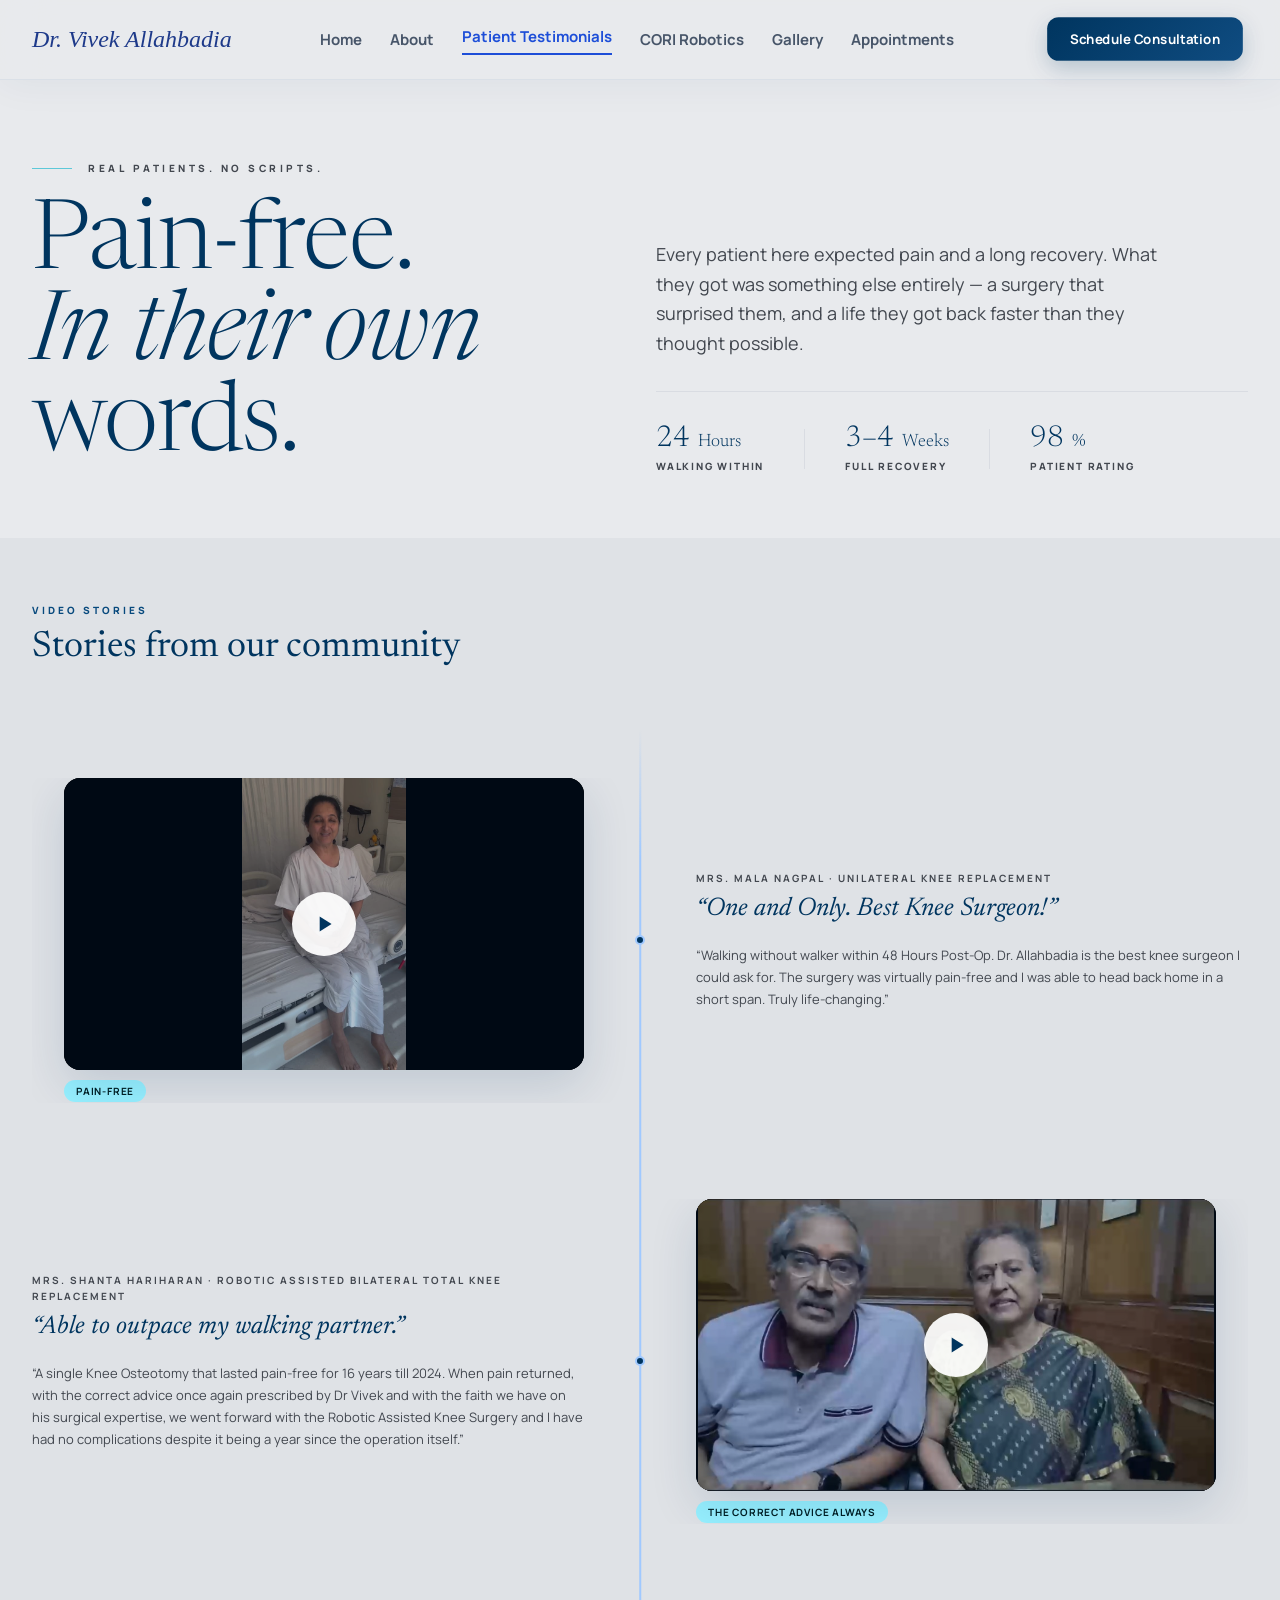
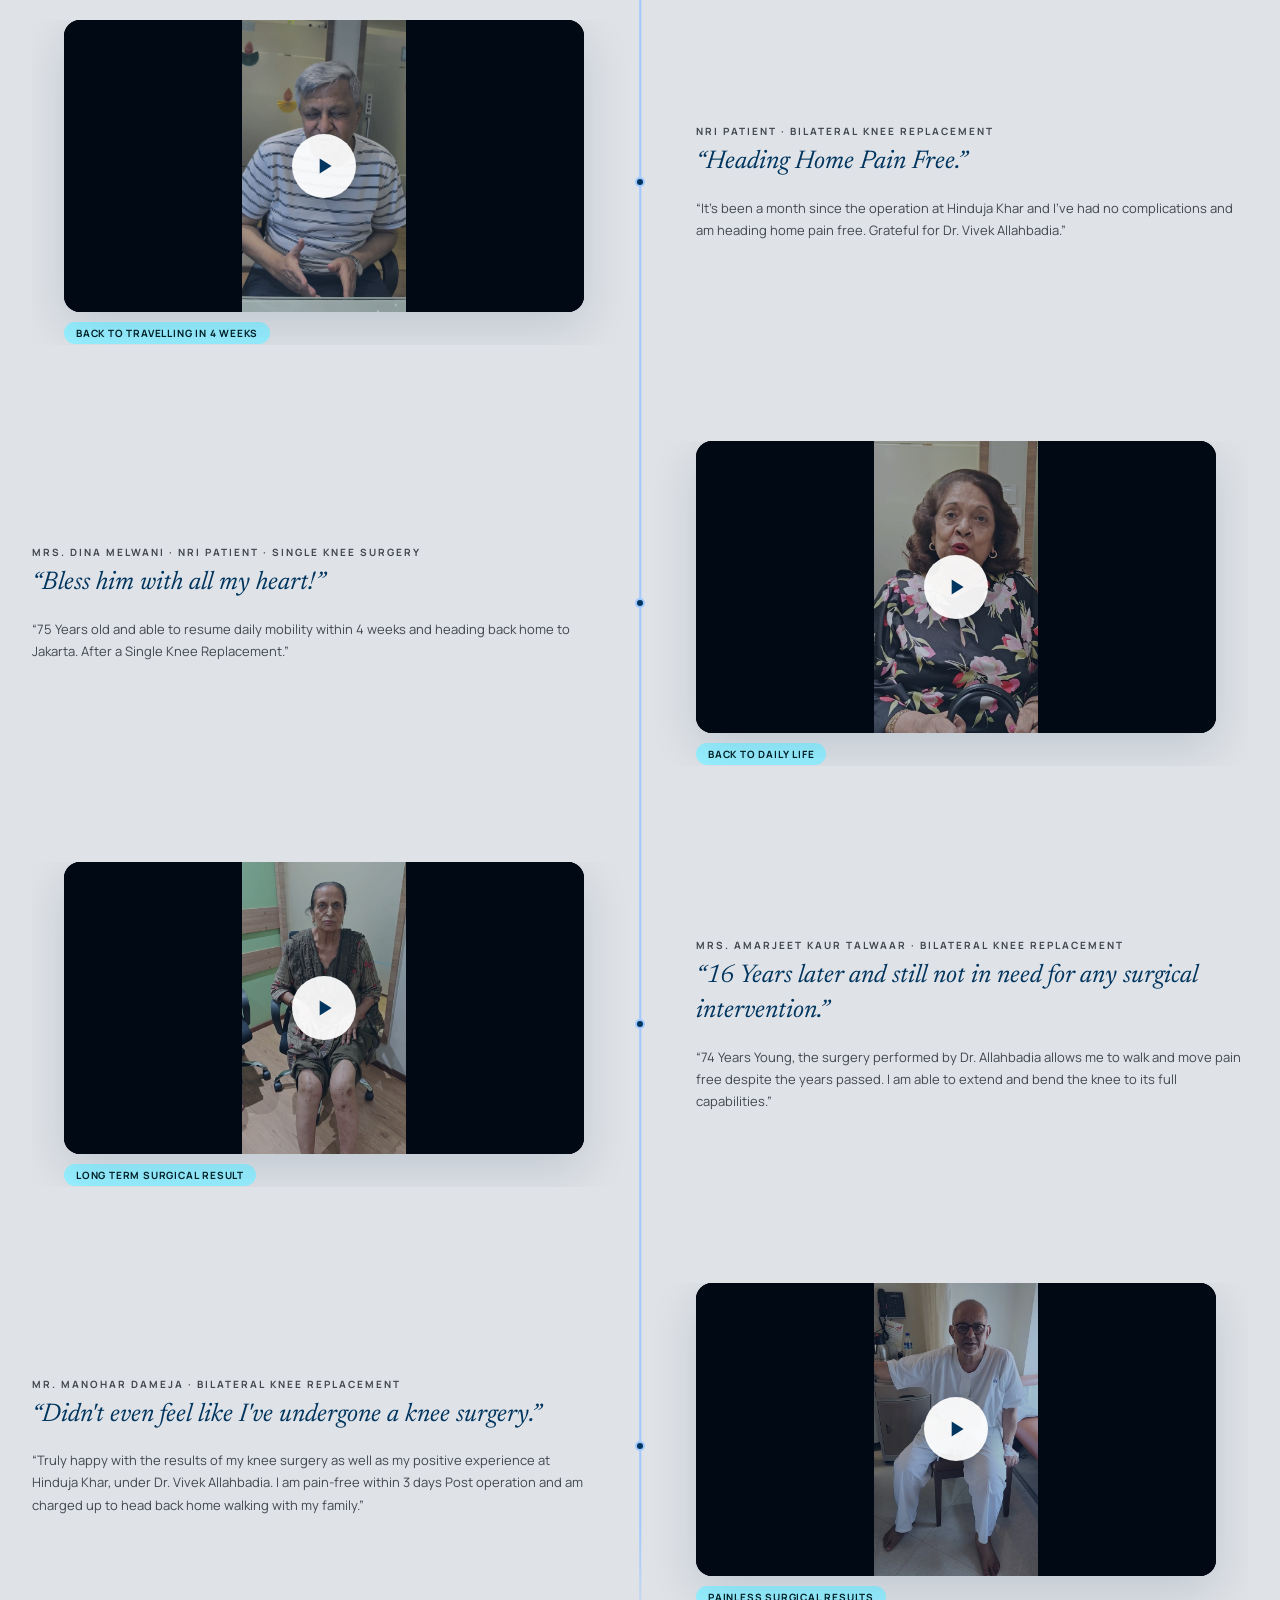
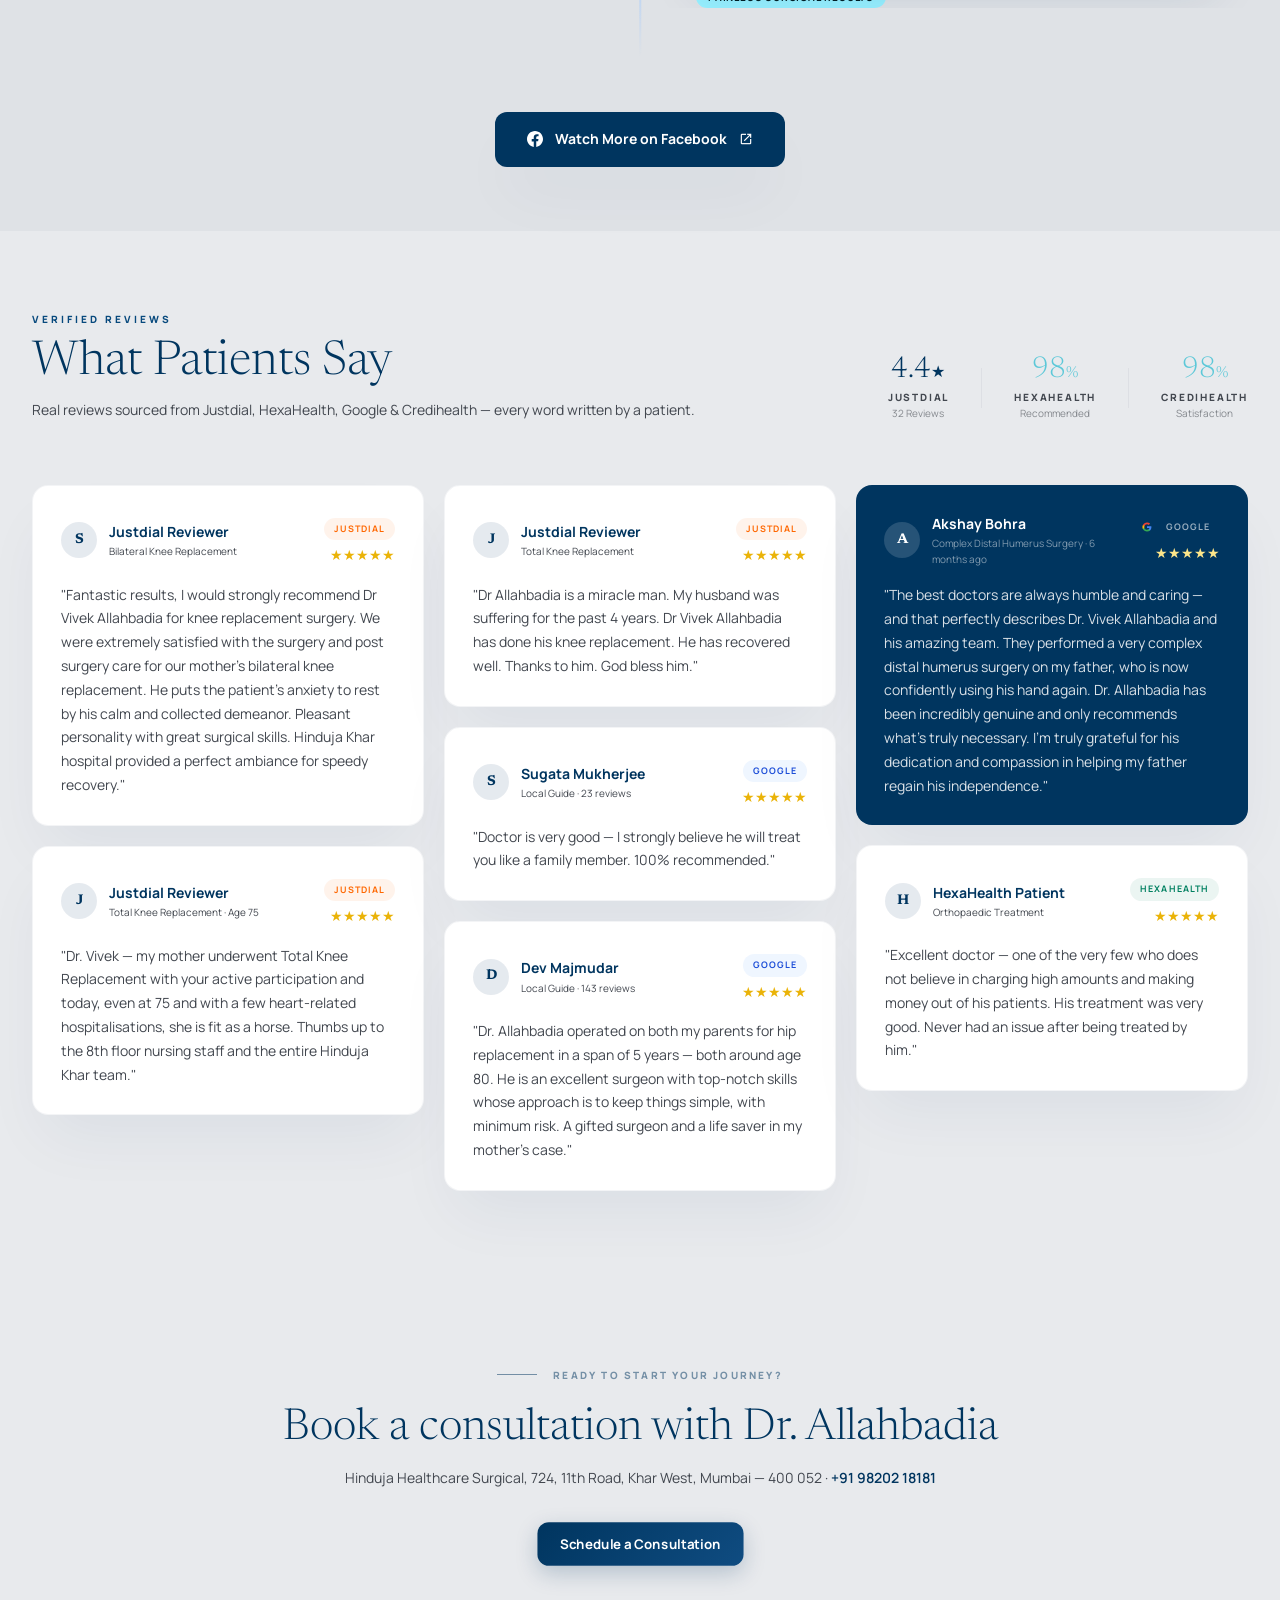
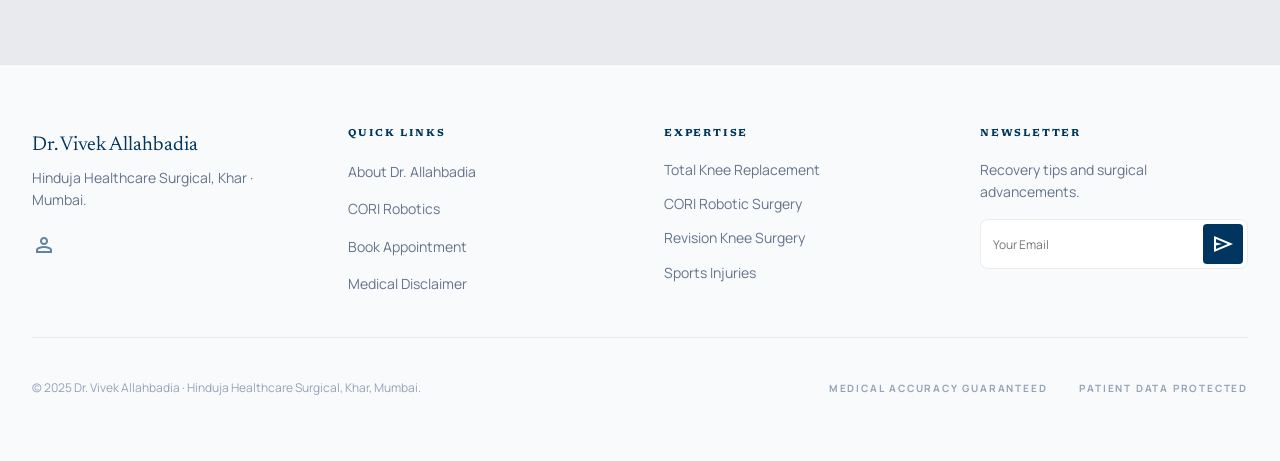
<file: testimonials.html>
<!DOCTYPE html>
<html lang="en">
<head>

  <meta charset="UTF-8" />
  <meta name="viewport" content="width=device-width, initial-scale=1.0" />

  <!-- ── Primary SEO ──────────────────────────────────────────── -->
  <title>Patient Testimonials | Dr. Vivek Allahbadia | Knee Surgery Reviews Mumbai</title>
  <meta name="description" content="Real patient testimonials for Dr. Vivek Allahbadia — knee replacement surgery reviews from Justdial, Google, HexaHealth & Credihealth. 98% patient satisfaction. Hinduja Healthcare Surgical, Khar, Mumbai." />
  <meta name="keywords" content="Dr Vivek Allahbadia reviews, knee replacement testimonials Mumbai, knee surgery patient reviews Khar, Hinduja Khar knee surgery reviews, robotic knee replacement patient stories Mumbai" />
  <meta name="author" content="Dr. Vivek Allahbadia" />
  <meta name="robots" content="index, follow" />
  <link rel="canonical" href="https://www.drallahbadia.com/testimonials.html" />

  <!-- ── Geo ──────────────────────────────────────────────────── -->
  <meta name="geo.region" content="IN-MH" />
  <meta name="geo.placename" content="Mumbai, Maharashtra, India" />
  <meta name="geo.position" content="19.0760;72.8777" />
  <meta name="ICBM" content="19.0760, 72.8777" />

  <!-- ── Open Graph ───────────────────────────────────────────── -->
  <meta property="og:type" content="website" />
  <meta property="og:url" content="https://www.drallahbadia.com/testimonials.html" />
  <meta property="og:title" content="Patient Testimonials | Dr. Vivek Allahbadia | Knee Surgery Mumbai" />
  <meta property="og:description" content="Real patient reviews and video testimonials. 98% satisfaction rate. Dr. Vivek Allahbadia, Hinduja Healthcare Surgical, Khar, Mumbai." />
  <meta property="og:image" content="https://www.drallahbadia.com/images/og-cover.jpg" />
  <meta property="og:image:width" content="1200" />
  <meta property="og:image:height" content="630" />
  <meta property="og:locale" content="en_IN" />
  <meta property="og:site_name" content="Dr. Vivek Allahbadia" />

  <!-- ── Twitter Card ─────────────────────────────────────────── -->
  <meta name="twitter:card" content="summary_large_image" />
  <meta name="twitter:title" content="Patient Testimonials | Dr. Vivek Allahbadia" />
  <meta name="twitter:description" content="Real patient stories. 98% satisfaction. Knee replacement reviews from Justdial, Google, HexaHealth & Credihealth." />
  <meta name="twitter:image" content="https://www.drallahbadia.com/images/og-cover.jpg" />

  <link rel="icon" type="image/x-icon" href="images/favicon.ico" />

  <!-- ── Fonts ─────────────────────────────────────────────────── -->
  <link rel="preconnect" href="https://fonts.googleapis.com" />
  <link rel="preconnect" href="https://fonts.gstatic.com" crossorigin />
  <link href="https://fonts.googleapis.com/css2?family=Newsreader:ital,opsz,wght@0,6..72,200..800;1,6..72,200..800&family=Manrope:wght@200..800&display=swap" rel="stylesheet" />
  <link href="https://fonts.googleapis.com/css2?family=Material+Symbols+Outlined:wght,FILL@100..700,0..1&display=swap" rel="stylesheet" />

  <!-- ── Styles ────────────────────────────────────────────────── -->
  <link rel="stylesheet" href="styles.css" />

  <!-- ── Structured Data ──────────────────────────────────────── -->
  <script type="application/ld+json">
  {
    "@context": "https://schema.org",
    "@graph": [

      {
        "@type": "BreadcrumbList",
        "itemListElement": [
          { "@type": "ListItem", "position": 1, "name": "Home",                "item": "https://www.drallahbadia.com/" },
          { "@type": "ListItem", "position": 2, "name": "Patient Testimonials","item": "https://www.drallahbadia.com/testimonials.html" }
        ]
      },

      {
        "@type": "Physician",
        "@id": "https://www.drallahbadia.com/#doctor",
        "name": "Dr. Vivek Allahbadia",
        "honorificPrefix": "Dr.",
        "honorificSuffix": "MS Orth, D'Orth, FCPS, MCh (UK)",
        "jobTitle": "Head of Department, Orthopaedics",
        "description": "Dr. Vivek Allahbadia is HOD Orthopaedics at Hinduja Healthcare Surgical, Khar, Mumbai. With 28+ years of surgical experience and 5,000+ knee surgeries, he specialises in CORI robotic-assisted knee replacement and complex joint arthroplasty.",
        "medicalSpecialty": ["Orthopedic Surgery", "Joint Replacement Surgery", "Robotic-Assisted Surgery"],
        "telephone": "+919820218181",
        "url": "https://www.drallahbadia.com/",
        "image": "https://www.drallahbadia.com/images/about.png",
        "worksFor": { "@id": "https://www.drallahbadia.com/#clinic" },
        "aggregateRating": {
          "@type": "AggregateRating",
          "ratingValue": "4.9",
          "bestRating": "5",
          "ratingCount": "500",
          "reviewCount": "32"
        },
        "sameAs": [
          "https://www.linkedin.com/in/vivek-allahbadia-7404577/",
          "https://www.facebook.com/drvivekallahbadia",
          "https://www.facebook.com/groups/134788193222639/",
          "https://www.youtube.com/@aapkabonedoctor6797",
          "https://www.credihealth.com/doctor/vivek-allahbadia-orthopedist/overview",
          "https://www.hexahealth.com/mumbai/doctor/dr-vivek-allahbadia-orthopedic-doctor"
        ]
      },

      {
        "@type": "MedicalClinic",
        "@id": "https://www.drallahbadia.com/#clinic",
        "name": "Dr. Vivek Allahbadia — Robotic Knee Surgery, Mumbai",
        "description": "Robotic knee replacement surgery clinic in Mumbai. CORI robotic-assisted total and partial knee replacement, revision knee surgery, and sports injury treatment at Hinduja Healthcare Surgical, Khar.",
        "url": "https://www.drallahbadia.com/",
        "telephone": "+919820218181",
        "priceRange": "₹₹₹",
        "medicalSpecialty": "Orthopedic Surgery",
        "address": {
          "@type": "PostalAddress",
          "streetAddress": "724, SV Road, Khar West",
          "addressLocality": "Khar, Mumbai",
          "addressRegion": "Maharashtra",
          "postalCode": "400052",
          "addressCountry": "IN"
        },
        "geo": {
          "@type": "GeoCoordinates",
          "latitude": "19.0760",
          "longitude": "72.8340"
        }
      },

      {
        "@type": "ItemList",
        "name": "Video Patient Testimonials — Dr. Vivek Allahbadia",
        "description": "Video testimonials from patients of Dr. Vivek Allahbadia, orthopaedic surgeon at Hinduja Healthcare Surgical, Khar, Mumbai.",
        "numberOfItems": 6,
        "itemListElement": [
          { "@type": "ListItem", "position": 1, "name": "Mrs. Mala Nagpal — Unilateral Knee Replacement",          "description": "Walking without walker within 48 hours post-op. Best knee surgeon." },
          { "@type": "ListItem", "position": 2, "name": "Mrs. Shanta Hariharan — Robotic Bilateral Knee Replacement","description": "Able to outpace her walking partner after robotic-assisted bilateral knee replacement." },
          { "@type": "ListItem", "position": 3, "name": "NRI Patient — Bilateral Knee Replacement",                 "description": "Heading home pain-free one month after surgery at Hinduja Khar." },
          { "@type": "ListItem", "position": 4, "name": "Mrs. Dina Melwani — Single Knee Replacement",              "description": "75 years old, resumed daily mobility within 4 weeks. NRI patient returning to Jakarta." },
          { "@type": "ListItem", "position": 5, "name": "Mrs. Amarjeet Kaur Talwaar — Bilateral Knee Replacement",  "description": "16 years after surgery — still pain-free, full extension and flexion maintained." },
          { "@type": "ListItem", "position": 6, "name": "Mr. Manohar Dameja — Bilateral Knee Replacement",          "description": "Pain-free within 3 days post-operation. Walking home with family." }
        ]
      },

      {
        "@type": "AggregateRating",
        "itemReviewed": { "@id": "https://www.drallahbadia.com/#doctor" },
        "ratingValue": "4.9",
        "bestRating": "5",
        "worstRating": "1",
        "ratingCount": "500",
        "reviewCount": "32"
      },

      {
        "@type": "Review",
        "author": { "@type": "Person", "name": "Justdial Reviewer" },
        "reviewBody": "Fantastic results, I would strongly recommend Dr Vivek Allahbadia for knee replacement surgery. We were extremely satisfied with the surgery and post surgery care for our mother's bilateral knee replacement. He puts the patient's anxiety to rest by his calm and collected demeanor. Pleasant personality with great surgical skills.",
        "reviewRating": { "@type": "Rating", "ratingValue": "5", "bestRating": "5" },
        "itemReviewed": { "@id": "https://www.drallahbadia.com/#doctor" }
      },

      {
        "@type": "Review",
        "author": { "@type": "Person", "name": "Akshay Bohra" },
        "reviewBody": "The best doctors are always humble and caring — and that perfectly describes Dr. Vivek Allahbadia and his amazing team. They performed a very complex distal humerus surgery on my father, who is now confidently using his hand again. Dr. Allahbadia has been incredibly genuine and only recommends what is truly necessary.",
        "reviewRating": { "@type": "Rating", "ratingValue": "5", "bestRating": "5" },
        "itemReviewed": { "@id": "https://www.drallahbadia.com/#doctor" }
      },

      {
        "@type": "Review",
        "author": { "@type": "Person", "name": "Dev Majmudar" },
        "reviewBody": "Dr. Allahbadia operated on both my parents for hip replacement in a span of 5 years — both around age 80. He is an excellent surgeon with top-notch skills whose approach is to keep things simple, with minimum risk. A gifted surgeon and a life saver in my mother's case.",
        "reviewRating": { "@type": "Rating", "ratingValue": "5", "bestRating": "5" },
        "itemReviewed": { "@id": "https://www.drallahbadia.com/#doctor" }
      },

      {
        "@type": "Review",
        "author": { "@type": "Person", "name": "HexaHealth Patient" },
        "reviewBody": "Excellent doctor — one of the very few who does not believe in charging high amounts and making money out of his patients. His treatment was very good. Never had an issue after being treated by him.",
        "reviewRating": { "@type": "Rating", "ratingValue": "5", "bestRating": "5" },
        "itemReviewed": { "@id": "https://www.drallahbadia.com/#doctor" }
      },

      {
        "@type": "FAQPage",
        "mainEntity": [
          {
            "@type": "Question",
            "name": "Is Dr. Vivek Allahbadia's knee surgery really pain-free?",
            "acceptedAnswer": {
              "@type": "Answer",
              "text": "Yes — the overwhelming majority of Dr. Allahbadia's patients report being pain-free within 24–48 hours of surgery. This is a direct result of CORI robotic precision, which minimises soft tissue trauma compared to conventional knee replacement. Multiple patient testimonials on this page document patients walking unassisted within days of surgery."
            }
          },
          {
            "@type": "Question",
            "name": "How long does recovery take after knee replacement with Dr. Allahbadia?",
            "acceptedAnswer": {
              "@type": "Answer",
              "text": "Most patients walk within 24 hours, are discharged within 3 nights, and return to daily activities within 2–4 weeks. Long-term patients such as Mrs. Amarjeet Kaur Talwaar report being pain-free and fully mobile 16 years after bilateral knee replacement performed by Dr. Allahbadia."
            }
          },
          {
            "@type": "Question",
            "name": "What do patients say about Dr. Vivek Allahbadia?",
            "acceptedAnswer": {
              "@type": "Answer",
              "text": "Patients consistently describe Dr. Allahbadia as calm, compassionate, and only recommending what is genuinely necessary. Reviews across Justdial (4.4★, 32 reviews), HexaHealth (98% satisfaction), and Google give him a 4.9-star average. Patients highlight his surgical skill, honest approach, and the surprisingly fast, pain-free recoveries they experienced."
            }
          },
          {
            "@type": "Question",
            "name": "Has Dr. Allahbadia treated international or NRI patients?",
            "acceptedAnswer": {
              "@type": "Answer",
              "text": "Yes. Dr. Allahbadia regularly treats NRI patients who travel to Mumbai specifically for his care. Several testimonials on this page are from patients who flew back home — to Jakarta, the Gulf, and UK — within 4–6 weeks of surgery, pain-free."
            }
          }
        ]
      }

    ]
  }
  </script>

</head>

<body>

<!-- ═══════════════════════════════════
     HEADER
════════════════════════════════════ -->
<header class="site-header" role="banner">
  <nav class="site-nav" aria-label="Primary navigation">
    <a href="index.html" class="nav-brand" aria-label="Dr. Vivek Allahbadia — Home">Dr. Vivek Allahbadia</a>
    <div class="nav-links" role="list">
      <a href="index.html"        data-page="index.html"        class="nav-link" role="listitem">Home</a>
      <a href="about.html"        data-page="about.html"        class="nav-link" role="listitem">About</a>
      <a href="testimonials.html" data-page="testimonials.html" class="nav-link" role="listitem">Patient Testimonials</a>
      <a href="robot.html"        data-page="robot.html"        class="nav-link" role="listitem">CORI Robotics</a>
      <a href="gallery.html"      data-page="gallery.html"      class="nav-link" role="listitem">Gallery</a>
      <a href="appointments.html" data-page="appointments.html" class="nav-link" role="listitem">Appointments</a>
    </div>
    <div class="nav-actions">
      <a href="https://wa.me/919820218181?text=Hello%2C%20I%20would%20like%20to%20book%20a%20consultation%20with%20Dr.%20Vivek%20Allahbadia."
         target="_blank" rel="noopener"
         class="btn btn--primary nav-cta"
         aria-label="Book consultation on WhatsApp">
        Schedule Consultation
      </a>
      <button id="menu-btn" class="menu-btn" aria-label="Open navigation menu" aria-expanded="false" aria-controls="mobile-menu">
        <span class="material-symbols-outlined icon-menu">menu</span>
        <span class="material-symbols-outlined icon-close">close</span>
      </button>
    </div>
  </nav>
</header>

<!-- Mobile menu -->
<div id="mobile-menu" class="mobile-menu" role="dialog" aria-label="Navigation menu" aria-modal="true">
<div class="mobile-menu__panel">

  <div class="mobile-menu__topbar">
    <span class="mobile-menu__brand">Dr. Vivek Allahbadia</span>
    <button id="menu-close" class="mobile-menu__close" aria-label="Close navigation menu">
      <span class="material-symbols-outlined">close</span>
    </button>
  </div>

  <nav class="mobile-menu__nav" aria-label="Mobile navigation">
    <a href="index.html" class="mobile-menu__item" data-index="0"><span class="mobile-menu__icon material-symbols-outlined" aria-hidden="true">home</span><span class="mobile-menu__label">Home</span><span class="mobile-menu__arrow material-symbols-outlined" aria-hidden="true">chevron_right</span></a>
    <a href="about.html" class="mobile-menu__item" data-index="1"><span class="mobile-menu__icon material-symbols-outlined" aria-hidden="true">person</span><span class="mobile-menu__label">About</span><span class="mobile-menu__arrow material-symbols-outlined" aria-hidden="true">chevron_right</span></a>
    <a href="robot.html" class="mobile-menu__item" data-index="2"><span class="mobile-menu__icon material-symbols-outlined" aria-hidden="true">precision_manufacturing</span><span class="mobile-menu__label">CORI Robotics</span><span class="mobile-menu__arrow material-symbols-outlined" aria-hidden="true">chevron_right</span></a>
    <a href="testimonials.html" class="mobile-menu__item active" data-index="3"><span class="mobile-menu__icon material-symbols-outlined" aria-hidden="true">star</span><span class="mobile-menu__label">Testimonials</span><span class="mobile-menu__arrow material-symbols-outlined" aria-hidden="true">chevron_right</span></a>
    <a href="gallery.html" class="mobile-menu__item" data-index="4"><span class="mobile-menu__icon material-symbols-outlined" aria-hidden="true">photo_library</span><span class="mobile-menu__label">Gallery</span><span class="mobile-menu__arrow material-symbols-outlined" aria-hidden="true">chevron_right</span></a>
    <a href="appointments.html" class="mobile-menu__item" data-index="5"><span class="mobile-menu__icon material-symbols-outlined" aria-hidden="true">calendar_month</span><span class="mobile-menu__label">Appointments</span><span class="mobile-menu__arrow material-symbols-outlined" aria-hidden="true">chevron_right</span></a>
  </nav>

  <div class="mobile-menu__cta-wrap">
    <div class="mobile-menu__nudge">
      <span class="mobile-menu__nudge-icon material-symbols-outlined" aria-hidden="true">info</span>
      <p class="mobile-menu__nudge-text">Still confused? Don't live in pain. Book an appointment and get the correct guidance and treatment.</p>
    </div>
    <a href="https://wa.me/919820218181?text=Hello%2C%20I%20would%20like%20to%20book%20a%20consultation%20with%20Dr.%20Vivek%20Allahbadia."
       target="_blank" rel="noopener" class="mobile-menu__cta"
       aria-label="Schedule a consultation on WhatsApp">
      <span class="material-symbols-outlined" aria-hidden="true" style="font-variation-settings:'FILL' 1;">calendar_month</span>
      Schedule Consultation
    </a>
  </div>

</div><!-- /.mobile-menu__panel -->
</div><!-- /#mobile-menu -->


<!-- ═══════════════════════════════════
     MAIN
════════════════════════════════════ -->
<main role="main" class="page-main">


  <!-- ── 1. HERO ────────────────────────────────────────────── -->
  <section class="test-hero" aria-label="Patient testimonials overview">
    <div class="container">

      <p class="test-hero__eyebrow">Real patients. No scripts.</p>

      <div class="test-hero__grid">

        <div>
          <h1 class="test-hero__heading">
            Pain&#8209;free.<br/><em>In their own</em><br/>words.
          </h1>
        </div>

        <div>
          <p class="test-hero__body">
            Every patient here expected pain and a long recovery. What they got was something else entirely — a surgery that surprised them, and a life they got back faster than they thought possible.
          </p>

          <div class="test-hero__stats" aria-label="Recovery statistics">
            <div>
              <p class="test-hero__stat-num">24<span class="test-hero__stat-unit">Hours</span></p>
              <p class="test-hero__stat-label">Walking Within</p>
            </div>
            <div class="test-hero__divider" aria-hidden="true"></div>
            <div>
              <p class="test-hero__stat-num">3–4<span class="test-hero__stat-unit">Weeks</span></p>
              <p class="test-hero__stat-label">Full Recovery</p>
            </div>
            <div class="test-hero__divider" aria-hidden="true"></div>
            <div>
              <p class="test-hero__stat-num">98<span class="test-hero__stat-unit">%</span></p>
              <p class="test-hero__stat-label">Patient Rating</p>
            </div>
          </div>
        </div>

      </div>
    </div>
  </section>


  <!-- ── 2. VIDEO TESTIMONIALS — ZIGZAG ─────────────────────── -->
  <section class="video-section" aria-label="Video patient testimonials">
    <div class="container">

      <div class="video-section__header fade-in-up" data-delay="0">
        <p class="video-section__eyebrow">Video Stories</p>
        <h2 class="video-section__heading">Stories from our community</h2>
      </div>

      <div class="zigzag-container" role="list" aria-label="Video testimonials">

        <!-- ── Video 1 — odd ──────────────────────────────────── -->
        <article class="zigzag-item odd" role="listitem" aria-label="Mrs. Mala Nagpal — Unilateral Knee Replacement">
          <div class="video-side">
            <div class="video-wrap">
              <div class="video-thumb" data-mp4="https://media.drallahbadia.com/video1.mp4" role="button" tabindex="0" aria-label="Play patient testimonial video — Mrs. Mala Nagpal">
                <img src="thumbnails/thumb1.jpg" alt="Patient Mrs. Mala Nagpal — walking pain-free 48 hours after unilateral knee replacement" loading="lazy" />
                <div class="vthumb-overlay" aria-hidden="true">
                  <div class="vthumb-play-btn">
                    <svg viewBox="0 0 24 24" width="26" height="26" aria-hidden="true"><path fill="#00355f" d="M8 5v14l11-7z"/></svg>
                  </div>
                </div>
              </div>
              <span class="tag-badge">Pain-Free</span>
            </div>
          </div>
          <div class="content-side">
            <p class="patient-name">Mrs. Mala Nagpal · Unilateral Knee Replacement</p>
            <p class="quote">&ldquo;One and Only. Best Knee Surgeon!&rdquo;</p>
            <p class="patient-note">&ldquo;Walking without walker within 48 Hours Post-Op. Dr. Allahbadia is the best knee surgeon I could ask for. The surgery was virtually pain-free and I was able to head back home in a short span. Truly life-changing.&rdquo;</p>
          </div>
        </article>

        <!-- ── Video 2 — even ─────────────────────────────────── -->
        <article class="zigzag-item even" role="listitem" aria-label="Mrs. Shanta Hariharan — Robotic Bilateral Knee Replacement">
          <div class="video-side">
            <div class="video-wrap">
              <div class="video-thumb" data-mp4="https://media.drallahbadia.com/video2.mp4" role="button" tabindex="0" aria-label="Play patient testimonial video — Mrs. Shanta Hariharan">
                <img src="thumbnails/thumb2.jpg" alt="Mrs. Shanta Hariharan — robotic bilateral knee replacement, walking pain-free" loading="lazy" />
                <div class="vthumb-overlay" aria-hidden="true">
                  <div class="vthumb-play-btn">
                    <svg viewBox="0 0 24 24" width="26" height="26" aria-hidden="true"><path fill="#00355f" d="M8 5v14l11-7z"/></svg>
                  </div>
                </div>
              </div>
              <span class="tag-badge">The Correct Advice Always</span>
            </div>
          </div>
          <div class="content-side">
            <p class="patient-name">Mrs. Shanta Hariharan · Robotic Assisted Bilateral Total Knee Replacement</p>
            <p class="quote">&ldquo;Able to outpace my walking partner.&rdquo;</p>
            <p class="patient-note">&ldquo;A single Knee Osteotomy that lasted pain-free for 16 years till 2024. When pain returned, with the correct advice once again prescribed by Dr Vivek and with the faith we have on his surgical expertise, we went forward with the Robotic Assisted Knee Surgery and I have had no complications despite it being a year since the operation itself.&rdquo;</p>
          </div>
        </article>

        <!-- ── Video 3 — odd ──────────────────────────────────── -->
        <article class="zigzag-item odd" role="listitem" aria-label="NRI Patient — Bilateral Knee Replacement">
          <div class="video-side">
            <div class="video-wrap">
              <div class="video-thumb" data-mp4="https://media.drallahbadia.com/video3.mp4" role="button" tabindex="0" aria-label="Play patient testimonial video — NRI patient bilateral knee replacement">
                <img src="thumbnails/thumb3.jpg" alt="NRI patient heading home pain-free one month after bilateral knee replacement at Hinduja Khar" loading="lazy" />
                <div class="vthumb-overlay" aria-hidden="true">
                  <div class="vthumb-play-btn">
                    <svg viewBox="0 0 24 24" width="26" height="26" aria-hidden="true"><path fill="#00355f" d="M8 5v14l11-7z"/></svg>
                  </div>
                </div>
              </div>
              <span class="tag-badge">Back to Travelling in 4 Weeks</span>
            </div>
          </div>
          <div class="content-side">
            <p class="patient-name">NRI Patient · Bilateral Knee Replacement</p>
            <p class="quote">&ldquo;Heading Home Pain Free.&rdquo;</p>
            <p class="patient-note">&ldquo;It's been a month since the operation at Hinduja Khar and I've had no complications and am heading home pain free. Grateful for Dr. Vivek Allahbadia.&rdquo;</p>
          </div>
        </article>

        <!-- ── Video 4 — even ─────────────────────────────────── -->
        <article class="zigzag-item even" role="listitem" aria-label="Mrs. Dina Melwani — Single Knee Replacement">
          <div class="video-side">
            <div class="video-wrap">
              <div class="video-thumb" data-mp4="https://media.drallahbadia.com/video4.mp4" role="button" tabindex="0" aria-label="Play patient testimonial video — Mrs. Dina Melwani">
                <img src="thumbnails/thumb4.jpg" alt="Mrs. Dina Melwani, 75, resuming daily mobility 4 weeks after single knee replacement" loading="lazy" />
                <div class="vthumb-overlay" aria-hidden="true">
                  <div class="vthumb-play-btn">
                    <svg viewBox="0 0 24 24" width="26" height="26" aria-hidden="true"><path fill="#00355f" d="M8 5v14l11-7z"/></svg>
                  </div>
                </div>
              </div>
              <span class="tag-badge">Back to daily life</span>
            </div>
          </div>
          <div class="content-side">
            <p class="patient-name">Mrs. Dina Melwani · NRI Patient · Single Knee Surgery</p>
            <p class="quote">&ldquo;Bless him with all my heart!&rdquo;</p>
            <p class="patient-note">&ldquo;75 Years old and able to resume daily mobility within 4 weeks and heading back home to Jakarta. After a Single Knee Replacement.&rdquo;</p>
          </div>
        </article>

        <!-- ── Video 5 — odd ──────────────────────────────────── -->
        <article class="zigzag-item odd" role="listitem" aria-label="Mrs. Amarjeet Kaur Talwaar — Bilateral Knee Replacement">
          <div class="video-side">
            <div class="video-wrap">
              <div class="video-thumb" data-mp4="https://media.drallahbadia.com/video5.mp4" role="button" tabindex="0" aria-label="Play patient testimonial video — Mrs. Amarjeet Kaur Talwaar">
                <img src="thumbnails/thumb5.jpg" alt="Mrs. Amarjeet Kaur Talwaar, 74, still pain-free 16 years after bilateral knee replacement" loading="lazy" />
                <div class="vthumb-overlay" aria-hidden="true">
                  <div class="vthumb-play-btn">
                    <svg viewBox="0 0 24 24" width="26" height="26" aria-hidden="true"><path fill="#00355f" d="M8 5v14l11-7z"/></svg>
                  </div>
                </div>
              </div>
              <span class="tag-badge">Long Term Surgical Result</span>
            </div>
          </div>
          <div class="content-side">
            <p class="patient-name">Mrs. Amarjeet Kaur Talwaar · Bilateral Knee Replacement</p>
            <p class="quote">&ldquo;16 Years later and still not in need for any surgical intervention.&rdquo;</p>
            <p class="patient-note">&ldquo;74 Years Young, the surgery performed by Dr. Allahbadia allows me to walk and move pain free despite the years passed. I am able to extend and bend the knee to its full capabilities.&rdquo;</p>
          </div>
        </article>

        <!-- ── Video 6 — even ─────────────────────────────────── -->
        <article class="zigzag-item even" role="listitem" aria-label="Mr. Manohar Dameja — Bilateral Knee Replacement">
          <div class="video-side">
            <div class="video-wrap">
              <div class="video-thumb" data-mp4="https://media.drallahbadia.com/video6.mp4" role="button" tabindex="0" aria-label="Play patient testimonial video — Mr. Manohar Dameja">
                <img src="thumbnails/thumb6.jpg" alt="Mr. Manohar Dameja — pain-free within 3 days after bilateral knee replacement at Hinduja Khar" loading="lazy" />
                <div class="vthumb-overlay" aria-hidden="true">
                  <div class="vthumb-play-btn">
                    <svg viewBox="0 0 24 24" width="26" height="26" aria-hidden="true"><path fill="#00355f" d="M8 5v14l11-7z"/></svg>
                  </div>
                </div>
              </div>
              <span class="tag-badge">Painless Surgical Results</span>
            </div>
          </div>
          <div class="content-side">
            <p class="patient-name">Mr. Manohar Dameja · Bilateral Knee Replacement</p>
            <p class="quote">&ldquo;Didn't even feel like I've undergone a knee surgery.&rdquo;</p>
            <p class="patient-note">&ldquo;Truly happy with the results of my knee surgery as well as my positive experience at Hinduja Khar, under Dr. Vivek Allahbadia. I am pain-free within 3 days Post operation and am charged up to head back home walking with my family.&rdquo;</p>
          </div>
        </article>

      </div><!-- /zigzag-container -->

      <div class="video-section__footer fade-in-up" data-delay="0">
        <a href="https://www.facebook.com/groups/134788193222639" target="_blank" rel="noopener"
           class="fb-watch-btn"
           aria-label="Watch more patient testimonials on Facebook">
          <svg width="16" height="16" viewBox="0 0 24 24" fill="white" aria-hidden="true"><path d="M24 12.073C24 5.405 18.627 0 12 0S0 5.405 0 12.073C0 18.1 4.388 23.094 10.125 24v-8.437H7.078v-3.49h3.047V9.41c0-3.025 1.792-4.697 4.533-4.697 1.312 0 2.686.236 2.686.236v2.97h-1.513c-1.491 0-1.956.93-1.956 1.887v2.255h3.328l-.532 3.49h-2.796V24C19.612 23.094 24 18.1 24 12.073z"/></svg>
          Watch More on Facebook
          <span class="material-symbols-outlined" aria-hidden="true">open_in_new</span>
        </a>
      </div>

    </div>
  </section>


  <!-- ── 3. PATIENT REVIEWS — MASONRY GRID ──────────────────── -->
  <section class="reviews-section" aria-label="Verified patient reviews">
    <div class="container">

      <div class="reviews-section__header fade-in-up" data-delay="0">
        <p class="reviews-section__eyebrow">Verified Reviews</p>
        <div class="reviews-section__top">
          <div>
            <h2 class="reviews-section__heading">What Patients Say</h2>
            <p class="reviews-section__sub">Real reviews sourced from Justdial, HexaHealth, Google &amp; Credihealth — every word written by a patient.</p>
          </div>
          <div class="reviews-section__agg" aria-label="Aggregate ratings by platform">
            <div class="agg-stat">
              <p class="agg-stat__num">4.4<span class="agg-stat__unit">★</span></p>
              <p class="agg-stat__label">Justdial</p>
              <p class="agg-stat__sub">32 Reviews</p>
            </div>
            <div class="agg-divider" aria-hidden="true"></div>
            <div class="agg-stat">
              <p class="agg-stat__num agg-stat__num--teal">98<span class="agg-stat__unit">%</span></p>
              <p class="agg-stat__label">HexaHealth</p>
              <p class="agg-stat__sub">Recommended</p>
            </div>
            <div class="agg-divider" aria-hidden="true"></div>
            <div class="agg-stat">
              <p class="agg-stat__num agg-stat__num--teal">98<span class="agg-stat__unit">%</span></p>
              <p class="agg-stat__label">Credihealth</p>
              <p class="agg-stat__sub">Satisfaction</p>
            </div>
          </div>
        </div>
      </div>

      <div class="reviews-masonry" role="list" aria-label="Patient reviews">

        <!-- ── Justdial ── -->
        <article class="review-card fade-in-up" data-delay="0" data-source="justdial" role="listitem">
          <div class="review-card__header">
            <div class="review-card__who">
              <div class="review-card__avatar" aria-hidden="true">S</div>
              <div>
                <p class="review-card__name">Justdial Reviewer</p>
                <p class="review-card__procedure">Bilateral Knee Replacement</p>
              </div>
            </div>
            <div class="review-card__right">
              <span class="review-badge review-badge--justdial">Justdial</span>
              <div class="review-stars" aria-label="5 stars">★★★★★</div>
            </div>
          </div>
          <p class="review-card__body">"Fantastic results, I would strongly recommend Dr Vivek Allahbadia for knee replacement surgery. We were extremely satisfied with the surgery and post surgery care for our mother's bilateral knee replacement. He puts the patient's anxiety to rest by his calm and collected demeanor. Pleasant personality with great surgical skills. Hinduja Khar hospital provided a perfect ambiance for speedy recovery."</p>
        </article>

        <article class="review-card fade-in-up" data-delay="80" data-source="justdial" role="listitem">
          <div class="review-card__header">
            <div class="review-card__who">
              <div class="review-card__avatar" aria-hidden="true">J</div>
              <div>
                <p class="review-card__name">Justdial Reviewer</p>
                <p class="review-card__procedure">Total Knee Replacement · Age 75</p>
              </div>
            </div>
            <div class="review-card__right">
              <span class="review-badge review-badge--justdial">Justdial</span>
              <div class="review-stars" aria-label="5 stars">★★★★★</div>
            </div>
          </div>
          <p class="review-card__body">"Dr. Vivek — my mother underwent Total Knee Replacement with your active participation and today, even at 75 and with a few heart-related hospitalisations, she is fit as a horse. Thumbs up to the 8th floor nursing staff and the entire Hinduja Khar team."</p>
        </article>

        <article class="review-card fade-in-up" data-delay="160" data-source="justdial" role="listitem">
          <div class="review-card__header">
            <div class="review-card__who">
              <div class="review-card__avatar" aria-hidden="true">J</div>
              <div>
                <p class="review-card__name">Justdial Reviewer</p>
                <p class="review-card__procedure">Total Knee Replacement</p>
              </div>
            </div>
            <div class="review-card__right">
              <span class="review-badge review-badge--justdial">Justdial</span>
              <div class="review-stars" aria-label="5 stars">★★★★★</div>
            </div>
          </div>
          <p class="review-card__body">"Dr Allahbadia is a miracle man. My husband was suffering for the past 4 years. Dr Vivek Allahbadia has done his knee replacement. He has recovered well. Thanks to him. God bless him."</p>
        </article>

        <!-- ── Google ── -->
        <article class="review-card fade-in-up" data-delay="0" data-source="google" role="listitem">
          <div class="review-card__header">
            <div class="review-card__who">
              <div class="review-card__avatar" aria-hidden="true">S</div>
              <div>
                <p class="review-card__name">Sugata Mukherjee</p>
                <p class="review-card__procedure">Local Guide · 23 reviews</p>
              </div>
            </div>
            <div class="review-card__right">
              <span class="review-badge review-badge--google">Google</span>
              <div class="review-stars" aria-label="5 stars">★★★★★</div>
            </div>
          </div>
          <p class="review-card__body">"Doctor is very good — I strongly believe he will treat you like a family member. 100% recommended."</p>
        </article>

        <article class="review-card fade-in-up" data-delay="80" data-source="google" role="listitem">
          <div class="review-card__header">
            <div class="review-card__who">
              <div class="review-card__avatar" aria-hidden="true">D</div>
              <div>
                <p class="review-card__name">Dev Majmudar</p>
                <p class="review-card__procedure">Local Guide · 143 reviews</p>
              </div>
            </div>
            <div class="review-card__right">
              <span class="review-badge review-badge--google">Google</span>
              <div class="review-stars" aria-label="5 stars">★★★★★</div>
            </div>
          </div>
          <p class="review-card__body">"Dr. Allahbadia operated on both my parents for hip replacement in a span of 5 years — both around age 80. He is an excellent surgeon with top-notch skills whose approach is to keep things simple, with minimum risk. A gifted surgeon and a life saver in my mother's case."</p>
        </article>

        <!-- Dark featured card -->
        <article class="review-card review-card--dark fade-in-up" data-delay="160" data-source="google" role="listitem">
          <div class="review-card__header">
            <div class="review-card__who">
              <div class="review-card__avatar" aria-hidden="true">A</div>
              <div>
                <p class="review-card__name">Akshay Bohra</p>
                <p class="review-card__procedure">Complex Distal Humerus Surgery · 6 months ago</p>
              </div>
            </div>
            <div class="review-card__right">
              <div class="review-google-logo">
                <svg width="10" height="10" viewBox="0 0 24 24" aria-hidden="true"><path fill="#4285F4" d="M22.56 12.25c0-.78-.07-1.53-.2-2.25H12v4.26h5.92c-.26 1.37-1.04 2.53-2.21 3.31v2.77h3.57c2.08-1.92 3.28-4.74 3.28-8.09z"/><path fill="#34A853" d="M12 23c2.97 0 5.46-.98 7.28-2.66l-3.57-2.77c-.98.66-2.23 1.06-3.71 1.06-2.86 0-5.29-1.93-6.16-4.53H2.18v2.84C3.99 20.53 7.7 23 12 23z"/><path fill="#FBBC05" d="M5.84 14.09c-.22-.66-.35-1.36-.35-2.09s.13-1.43.35-2.09V7.07H2.18C1.43 8.55 1 10.22 1 12s.43 3.45 1.18 4.93l3.66-2.84z"/><path fill="#EA4335" d="M12 5.38c1.62 0 3.06.56 4.21 1.64l3.15-3.15C17.45 2.09 14.97 1 12 1 7.7 1 3.99 3.47 2.18 7.07l3.66 2.84c.87-2.6 3.3-4.53 6.16-4.53z"/></svg>
                <span class="review-badge review-badge--google-dark">Google</span>
              </div>
              <div class="review-stars review-stars--light" aria-label="5 stars">★★★★★</div>
            </div>
          </div>
          <p class="review-card__body">"The best doctors are always humble and caring — and that perfectly describes Dr. Vivek Allahbadia and his amazing team. They performed a very complex distal humerus surgery on my father, who is now confidently using his hand again. Dr. Allahbadia has been incredibly genuine and only recommends what's truly necessary. I'm truly grateful for his dedication and compassion in helping my father regain his independence."</p>
        </article>

        <!-- ── HexaHealth ── -->
        <article class="review-card fade-in-up" data-delay="0" data-source="hexahealth" role="listitem">
          <div class="review-card__header">
            <div class="review-card__who">
              <div class="review-card__avatar" aria-hidden="true">H</div>
              <div>
                <p class="review-card__name">HexaHealth Patient</p>
                <p class="review-card__procedure">Orthopaedic Treatment</p>
              </div>
            </div>
            <div class="review-card__right">
              <span class="review-badge review-badge--hexahealth">HexaHealth</span>
              <div class="review-stars" aria-label="5 stars">★★★★★</div>
            </div>
          </div>
          <p class="review-card__body">"Excellent doctor — one of the very few who does not believe in charging high amounts and making money out of his patients. His treatment was very good. Never had an issue after being treated by him."</p>
        </article>

      </div><!-- /reviews-masonry -->

    </div>
  </section>
  <!-- ── BOOK CTA ────────────────────────────────────────────── -->
  <section class="section section--surface" aria-label="Book a consultation">
    <div class="container test-book-cta">
      <p class="section-eyebrow test-book-cta__eyebrow">Ready to start your journey?</p>
      <h2 class="test-book-cta__heading">Book a consultation with Dr. Allahbadia</h2>
      <address class="test-book-cta__address">
        Hinduja Healthcare Surgical, 724, 11th Road, Khar West, Mumbai — 400 052 ·
        <a href="tel:+919820218181" aria-label="Call Dr. Allahbadia">+91 98202 18181</a>
      </address>
      <a href="https://wa.me/919820218181?text=Hello%2C%20I%20would%20like%20to%20book%20a%20consultation%20with%20Dr.%20Vivek%20Allahbadia."
         target="_blank" rel="noopener"
         class="btn btn--primary"
         aria-label="Book a consultation on WhatsApp">
        Schedule a Consultation
      </a>
    </div>
  </section>


</main>


<!-- ═══════════════════════════════════
     FOOTER
════════════════════════════════════ -->
<footer class="site-footer" role="contentinfo">
  <div class="container">
    <div class="footer__grid">

      <div>
        <p class="footer__brand-name">Dr. Vivek Allahbadia</p>
        <p class="footer__tagline">Hinduja Healthcare Surgical, Khar · Mumbai.</p>
        <div class="footer__social">
          <a href="https://www.linkedin.com/in/vivek-allahbadia-7404577/" target="_blank" rel="noopener"
             class="footer__social-link" aria-label="Dr. Allahbadia on LinkedIn">
            <span class="material-symbols-outlined">person</span>
          </a>
        </div>
      </div>

      <nav role="navigation" aria-label="Footer quick links">
        <h4 class="footer__col-heading">Quick Links</h4>
        <ul class="footer__links">
          <li><a class="footer__link" href="about.html">About Dr. Allahbadia</a></li>
          <li><a class="footer__link" href="robot.html">CORI Robotics</a></li>
          <li><a class="footer__link" href="https://wa.me/919820218181?text=Hello%2C%20I%20would%20like%20to%20book%20a%20consultation%20with%20Dr.%20Vivek%20Allahbadia." target="_blank" rel="noopener">Book Appointment</a></li>
          <li><a class="footer__link" href="#">Medical Disclaimer</a></li>
        </ul>
      </nav>

      <div>
        <h4 class="footer__col-heading">Expertise</h4>
        <ul class="footer__expertise-list">
          <li class="footer__expertise-item">Total Knee Replacement</li>
          <li class="footer__expertise-item">CORI Robotic Surgery</li>
          <li class="footer__expertise-item">Revision Knee Surgery</li>
          <li class="footer__expertise-item">Sports Injuries</li>
        </ul>
      </div>

      <div>
        <h4 class="footer__col-heading">Newsletter</h4>
        <p class="footer__newsletter-desc">Recovery tips and surgical advancements.</p>
        <div class="footer__email-form">
          <label for="footer-email" class="sr-only">Your email address</label>
          <input id="footer-email" class="footer__email-input" type="email" placeholder="Your Email" autocomplete="email" />
          <button class="footer__email-btn" aria-label="Subscribe to newsletter">
            <span class="material-symbols-outlined" aria-hidden="true">send</span>
          </button>
        </div>
      </div>

    </div>

    <div class="footer__bottom">
      <p class="footer__copy">© 2025 Dr. Vivek Allahbadia · Hinduja Healthcare Surgical, Khar, Mumbai.</p>
      <div class="footer__badges">
        <span class="footer__badge">Medical Accuracy Guaranteed</span>
        <span class="footer__badge">Patient Data Protected</span>
      </div>
    </div>
  </div>
</footer>

<button id="scroll-top" aria-label="Scroll back to top">
  <span class="material-symbols-outlined" aria-hidden="true">arrow_upward</span>
</button>

<script src="main.js"></script>

</body>
</html>
</file>
<file: styles.css>
/* ============================================================
   Dr. Vivek Allahbadia | styles.css
   Full custom CSS — zero Tailwind dependency.
   ============================================================ */

/* ── 1. Design Tokens ───────────────────────────────────────── */
:root {
  --primary:        #00355f;
  --primary-mid:    #0f4c81;
  --teal:           #5dc8d8;
  --teal-bright:    #97f0ff;

  --surface:        #E8EAED;
  --surface-low:    #DFE2E6;
  --surface-base:   #D8DBE0;
  --surface-high:   #e6e8ea;
  --surface-white:  #ffffff;

  --text:           #191c1e;
  --text-muted:     #42474f;
  --text-faint:     #727780;

  --grey-50:        #f8fafc;
  --grey-200:       #e2e8f0;
  --grey-400:       #94a3b8;
  --grey-500:       #64748b;

  --font-headline:  'Newsreader', serif;
  --font-body:      'Manrope', sans-serif;

  --container-max:        80rem;
  --container-max-wide:   87.5rem;
  --container-max-narrow: 64rem;
  --container-px:         2rem;
  --section-py:           6rem;

  --radius-sm:    0.5rem;
  --radius-md:    0.875rem;
  --radius-lg:    1rem;
  --radius-xl:    1.5rem;
  --radius-2xl:   2rem;
  --radius-3xl:   3rem;
  --radius-full:  9999px;

  --shadow-soft:  0 2px 32px rgba(0, 53, 95, 0.05);
  --shadow-lift:  0 8px 40px rgba(0, 53, 95, 0.10);
  --shadow-deep:  0 32px 64px -12px rgba(0, 53, 95, 0.06);

  --ease:         cubic-bezier(0.22, 0.6, 0.36, 1);
  --ease-spring:  cubic-bezier(0.16, 0.6, 0.3, 1);
}

/* ── 2. Base & Reset ────────────────────────────────────────── */
*, *::before, *::after { box-sizing: border-box; margin: 0; padding: 0; }
html { scroll-behavior: smooth; }
body {
  font-family: var(--font-body);
  background: var(--surface);
  color: var(--text);
  overflow-x: hidden;
  line-height: 1.6;
}
::selection { background: var(--primary-mid); color: white; }
h1, h2, h3, h4 { font-family: var(--font-headline); line-height: 1; }
img { display: block; max-width: 100%; }
a { color: inherit; }
ul, ol { list-style: none; }
address { font-style: normal; }
button { font-family: var(--font-body); }

.sr-only {
  position: absolute; width: 1px; height: 1px;
  padding: 0; margin: -1px; overflow: hidden;
  clip: rect(0,0,0,0); white-space: nowrap; border: 0;
}
.material-symbols-outlined {
  font-variation-settings: 'FILL' 0, 'wght' 400, 'GRAD' 0, 'opsz' 24;
  vertical-align: middle; line-height: 1;
}

/* ── 3. Layout ──────────────────────────────────────────────── */
.container        { max-width: var(--container-max);        margin-inline: auto; padding-inline: var(--container-px); }
.container--wide  { max-width: var(--container-max-wide);   margin-inline: auto; padding-inline: var(--container-px); }
.container--narrow{ max-width: var(--container-max-narrow); margin-inline: auto; padding-inline: var(--container-px); }
.container--2xl   { max-width: 96rem; width:100%; margin-inline: auto; padding-inline: 1.25rem; }
.section          { padding-block: var(--section-py); }

/* ── 4. Page Transitions ────────────────────────────────────── */
@keyframes pageIn { from{opacity:0;transform:translateY(18px)} to{opacity:1;transform:translateY(0)} }
main { animation: pageIn 0.6s var(--ease) both; }
body.page-exit * { transition: opacity 0.28s ease, transform 0.28s ease !important; }
body.page-exit main { opacity:0 !important; transform:translateY(-14px) !important; }

/* ── 5. Scroll Reveal ───────────────────────────────────────── */
.fade-in-up { opacity:0; transform:translateY(36px); transition:opacity 0.7s var(--ease),transform 0.7s var(--ease); }
.fade-in-up.visible { opacity:1; transform:translateY(0); }

/* ── 6. Header ──────────────────────────────────────────────── */
.site-header {
  position: fixed; top:0; left:0; right:0; z-index:50;
  height: 5rem;
  background: rgba(232, 234, 237, 0.85);
  backdrop-filter: blur(24px);
  -webkit-backdrop-filter: blur(24px);
  border-bottom: 1px solid rgba(203, 213, 225, 0.5);
  box-shadow: 0 2px 40px rgba(0,53,95,0.06);
  transition: box-shadow 0.3s ease;
}
.site-header.scrolled { box-shadow: 0 4px 40px rgba(0,53,95,0.10); }

.site-nav {
  display: flex; align-items: center; justify-content: space-between;
  height: 100%; gap: 1.5rem;
  max-width: var(--container-max); margin-inline: auto; padding-inline: var(--container-px);
}

.nav-brand {
  font-family: ui-serif, Georgia, Cambria, "Times New Roman", Times, serif;
  font-size: 1.5rem; font-style: italic;
  font-weight: 400; color: #1e3a8a; text-decoration: none; white-space: nowrap; flex-shrink: 0;
}

.nav-links { display: flex; align-items: center; gap: 1.75rem; }

.nav-link {
  font-size: 0.9375rem; font-weight: 700; color: #475569;
  text-decoration: none; transition: color 0.2s ease;
}
.nav-link:hover { color: #1e40af; }
.nav-link.active { color: #1d4ed8; border-bottom: 2px solid #1d4ed8; padding-bottom: 0.25rem; font-weight: 700; }

.nav-actions { display: flex; align-items: center; gap: 0.75rem; flex-shrink: 0; }

.menu-btn {
  display: none; align-items: center; justify-content: center;
  width: 2.5rem; height: 2.5rem; border: none; background: transparent;
  border-radius: var(--radius-md); cursor: pointer; color: var(--primary);
  transition: background 0.2s ease;
}
.menu-btn:hover { background: var(--surface-base); }

/* ── 7. Mobile Menu ─────────────────────────────────────────── */

/* Hamburger button icon swap */
.menu-btn .icon-menu  { display: block; }
.menu-btn .icon-close { display: none; }
.menu-btn.is-open .icon-menu  { display: none; }
.menu-btn.is-open .icon-close { display: block; }

/* Drawer — slides in from the right */
.mobile-menu {
  display: block;
  position: fixed;
  inset: 0;
  z-index: 200;
  visibility: hidden;
  pointer-events: none;
}

/* Backdrop */
.mobile-menu::before {
  content: '';
  position: absolute;
  inset: 0;
  background: rgba(0, 0, 0, 0);
  transition: background 0.38s ease;
}
.mobile-menu.open::before {
  background: rgba(0, 0, 0, 0.35);
}

/* Drawer panel */
.mobile-menu__panel {
  position: absolute;
  top: 0; right: 0; bottom: 0;
  width: min(82vw, 340px);
  background: #ffffff;
  display: flex;
  flex-direction: column;
  transform: translateX(100%);
  transition: transform 0.38s cubic-bezier(0.22, 0.6, 0.36, 1);
  box-shadow: -8px 0 40px rgba(0, 53, 95, 0.12);
  overflow-y: auto;
}
.mobile-menu.open {
  visibility: visible;
  pointer-events: auto;
}
.mobile-menu.open .mobile-menu__panel {
  transform: translateX(0);
}

/* Top bar */
.mobile-menu__topbar {
  display: flex;
  align-items: center;
  justify-content: space-between;
  padding: 1.25rem 1.25rem 1rem;
  border-bottom: 1px solid #f0f2f4;
  flex-shrink: 0;
}
.mobile-menu__brand {
  font-family: var(--font-headline);
  font-size: 1rem;
  font-style: italic;
  font-weight: 500;
  color: var(--primary);
  letter-spacing: -0.01em;
}
.mobile-menu__close {
  width: 2.25rem; height: 2.25rem;
  display: flex; align-items: center; justify-content: center;
  background: #f0f2f4; border: none; border-radius: 50%;
  cursor: pointer; color: var(--primary);
  transition: background 0.2s, transform 0.2s;
  flex-shrink: 0;
}
.mobile-menu__close:hover { background: #e2e6ea; transform: rotate(90deg); }
.mobile-menu__close .material-symbols-outlined { font-size: 1.1rem; }

/* Nav list */
.mobile-menu__nav {
  flex: 1;
  display: flex;
  flex-direction: column;
  padding: 0.5rem 0;
}

/* Individual nav items */
.mobile-menu__item {
  display: flex;
  align-items: center;
  gap: 1rem;
  padding: 1rem 1.25rem;
  text-decoration: none;
  color: var(--primary);
  border-bottom: 1px solid #f3f4f6;
  transition: background 0.18s ease, padding-left 0.18s ease;

  /* staggered fade-in state */
  opacity: 0;
  transform: translateX(18px);
  transition: background 0.18s ease, padding-left 0.18s ease,
              opacity 0.35s ease, transform 0.35s ease;
}
.mobile-menu__item:last-child { border-bottom: none; }
.mobile-menu__item:hover {
  background: #f0fafb;
  padding-left: 1.5rem;
}

/* Staggered in — added by JS when menu opens */
.mobile-menu__item.item-visible {
  opacity: 1;
  transform: translateX(0);
}

.mobile-menu__icon {
  font-size: 1.2rem;
  color: #8fa3b5;
  flex-shrink: 0;
  font-variation-settings: 'FILL' 0;
  transition: color 0.2s;
}
.mobile-menu__item:hover .mobile-menu__icon { color: #5dc8d8; }

.mobile-menu__label {
  flex: 1;
  font-family: var(--font-body);
  font-size: 0.9375rem;
  font-weight: 600;
  letter-spacing: 0.01em;
  transition: color 0.2s;
}
.mobile-menu__item:hover .mobile-menu__label { color: #5dc8d8; }

.mobile-menu__arrow {
  font-size: 1.1rem;
  color: #c8d0d8;
  flex-shrink: 0;
  transition: transform 0.18s, color 0.2s;
}
.mobile-menu__item:hover .mobile-menu__arrow {
  transform: translateX(3px);
  color: #5dc8d8;
}

/* Active page highlight */
.mobile-menu__item.active {
  background: #f0fafb;
  border-left: 3px solid #5dc8d8;
  padding-left: calc(1.25rem - 3px);
}
.mobile-menu__item.active .mobile-menu__icon,
.mobile-menu__item.active .mobile-menu__label { color: #00355f; }

/* Nudge text box */
.mobile-menu__nudge {
  display: flex;
  align-items: flex-start;
  gap: 0.6rem;
  background: #f0fafb;
  border: 1px solid rgba(93, 200, 216, 0.3);
  border-radius: 0.75rem;
  padding: 0.75rem 0.875rem;
  margin-bottom: 0.875rem;

  opacity: 0;
  transform: translateY(8px);
  transition: opacity 0.4s ease 0.38s, transform 0.4s ease 0.38s;
}
.mobile-menu.open .mobile-menu__nudge {
  opacity: 1;
  transform: translateY(0);
}
.mobile-menu__nudge-icon {
  font-size: 1rem;
  color: #5dc8d8;
  flex-shrink: 0;
  margin-top: 1px;
  font-variation-settings: 'FILL' 1;
}
.mobile-menu__nudge-text {
  font-size: 0.75rem;
  line-height: 1.55;
  color: #42474f;
  font-weight: 500;
}

/* CTA button */
.mobile-menu__cta-wrap {
  padding: 1.25rem;
  border-top: 1px solid #f0f2f4;
  flex-shrink: 0;
}
.mobile-menu__cta {
  display: flex;
  align-items: center;
  justify-content: center;
  gap: 0.625rem;
  width: 100%;
  padding: 0.9rem 1.25rem;
  background: linear-gradient(135deg, #00355f, #0f4c81);
  color: #ffffff;
  font-family: var(--font-body);
  font-size: 0.875rem;
  font-weight: 700;
  border-radius: 0.875rem;
  text-decoration: none;
  letter-spacing: 0.02em;
  box-shadow: 0 4px 18px rgba(0, 53, 95, 0.25);
  transition: opacity 0.2s, transform 0.15s;

  opacity: 0;
  transform: translateY(10px);
  transition: opacity 0.4s ease 0.45s, transform 0.4s ease 0.45s,
              background 0.2s;
}
.mobile-menu.open .mobile-menu__cta {
  opacity: 1;
  transform: translateY(0);
}
.mobile-menu__cta:hover { opacity: 0.9; transform: translateY(-1px); }
.mobile-menu__cta .material-symbols-outlined { font-size: 1.1rem; }

/* ── 8. Buttons ─────────────────────────────────────────────── */
.btn {
  display: inline-flex; align-items: center; gap: 0.5rem;
  font-family: var(--font-body); font-weight: 500; font-size: 0.875rem;
  border: none; cursor: pointer; text-decoration: none;
  border-radius: 0.75rem;
  transition: opacity 0.2s, transform 0.15s, box-shadow 0.2s;
}
.btn--primary {
  background: linear-gradient(135deg, var(--primary) 0%, var(--primary-mid) 100%);
  color: white; padding: 0.75rem 1.5rem;
  font-weight: 700;
  transform: scale(0.95);
  box-shadow: 0 8px 24px rgba(0,53,95,0.22);
}
.btn--primary:hover { opacity:0.92; transform:scale(0.95) translateY(-1px); box-shadow:0 12px 32px rgba(0,53,95,0.28); }
.btn--primary:active { transform:scale(0.93); opacity:0.8; }

.btn--ghost {
  background: transparent; color: var(--primary); padding: 0.25rem 0;
  font-size: 0.6875rem; letter-spacing: 0.18em; text-transform: uppercase;
  border: none; border-bottom: 1px solid var(--primary); border-radius: 0;
  gap: 0.375rem;
}
.btn--ghost:hover { opacity: 0.6; }
.btn--ghost .material-symbols-outlined { font-size: 0.875rem; }

.btn--white-outline {
  background: transparent; color: white; padding: 0.5rem 0;
  font-size: 0.75rem; letter-spacing: 0.18em; text-transform: uppercase;
  border: none; border-bottom: 1px solid rgba(255,255,255,0.5); border-radius: 0;
}
.btn--white-outline:hover { opacity: 0.7; }

.btn--book {
  display: block; width: 100%; text-align: center;
  background: linear-gradient(135deg, var(--primary) 0%, var(--primary-mid) 100%);
  color: white; font-family: var(--font-body); font-weight: 700;
  font-size: 0.875rem; letter-spacing: 0.05em; padding: 1rem;
  border-radius: var(--radius-lg); border: none; text-decoration: none;
  box-shadow: 0 4px 12px rgba(0,53,95,0.2); transition: opacity 0.2s;
}
.btn--book:hover { opacity: 0.9; }

.btn--map {
  display: flex; align-items: center; justify-content: center; gap: 0.5rem;
  width: 100%; text-align: center; color: var(--primary); font-family: var(--font-body);
  font-weight: 700; font-size: 0.75rem; letter-spacing: 0.18em; text-transform: uppercase;
  padding: 0.75rem; background: none; border: none; text-decoration: none;
  transition: opacity 0.2s;
}
.btn--map:hover { opacity: 0.6; }

/* ── 9. Hero ────────────────────────────────────────────────── */
.hero { position: relative; overflow: hidden; min-height: 88vh; background: var(--surface); }

.hero__image-wrap {
  display: none; position: absolute; top: 9vh; bottom: 0;
  left: calc(39% - 20px); width: 36%; z-index: 1; pointer-events: none; overflow: hidden;
}
.hero__image { width:100%; height:100%; object-fit:contain; object-position:top center; transform:scaleX(-1); }

.hero__grid {
  position: relative; z-index: 10;
  display: grid; grid-template-columns: 1fr 260px;
  align-items: center; min-height: 88vh;
  max-width: 96rem; margin-inline: auto; padding: 5rem 1.25rem; gap: 0;
}

.hero__text {
  display: flex; flex-direction: column; justify-content: center;
  padding-right: 2rem; margin-top: -9vh;
}

.hero__eyebrow {
  font-size: 1.25rem; font-weight: 800; letter-spacing: 0.18em;
  text-transform: uppercase; color: #1d4f7a; margin-bottom: 1.5rem;
}

.hero__heading {
  font-size: clamp(2.5rem, 4.4vw, 4.5rem); font-weight: 300;
  color: var(--primary); letter-spacing: -0.01em; line-height: 0.93;
  margin-bottom: 2rem;
}

.hero__tagline {
  color: var(--text-muted); line-height: 1.65; font-size: 1.1rem;
  max-width: 26rem; margin-bottom: 2.5rem;
}

.hero__credentials { display: flex; flex-direction: column; gap: 1rem; }
.hero__credential  { display: flex; align-items: center; gap: 0.75rem; }
.hero__credential-icon { font-size: 1.0625rem; color: var(--primary); flex-shrink: 0; font-variation-settings:'FILL' 1; }
.hero__credential-text { font-size: 0.875rem; font-weight: 600; color: var(--primary); }

.hero__stats { display: flex; flex-direction: column; justify-content: center; padding-left: 0.7rem; }

.stat-block { padding-bottom: 2rem; margin-bottom: 2rem; }
.stat-block:last-child { padding-bottom: 0; margin-bottom: 0; }

.stat-counter { font-family: var(--font-headline); font-weight: 300; font-size: 4rem; color: var(--primary); line-height: 1; }
.stat-counter--teal { color: var(--teal); }
.stat-suffix { font-size: 2.6rem; vertical-align: middle; position: relative; top: -4px; }
.stat-label { font-size: 0.625rem; font-weight: 800; letter-spacing: 0.2em; text-transform: uppercase; color: rgba(0,53,95,0.5); margin-top: 0.4rem; }

/* ── 10. Hero Animations ────────────────────────────────────── */
@keyframes slideLeft  { from{opacity:0;transform:translateX(260px)}  to{opacity:1;transform:translateX(0)} }
@keyframes slideRight { from{opacity:0;transform:translateX(-260px)} to{opacity:1;transform:translateX(0)} }
@keyframes heroImgIn  { from{opacity:0;transform:scale(1.06)}        to{opacity:1;transform:scale(1)} }

.hero-left  { opacity:0; animation:slideLeft  1.1s var(--ease-spring) 0.1s forwards; }
.hero-right { opacity:0; animation:slideRight 1.1s var(--ease-spring) 0.1s forwards; }
.hero-img   { opacity:0; animation:heroImgIn  0.7s var(--ease)        0s   forwards; }

/* ── 11. Editorial USP ──────────────────────────────────────── */
#editorial-usp {
  background: linear-gradient(160deg,#00264d 0%,#00355f 55%,#004a6e 100%) !important;
  padding-block: 7rem; overflow: hidden;
}
#editorial-usp, #editorial-usp * {
  opacity:1 !important; transform:none !important; animation:none !important; transition:none !important;
}

.usp__eyebrow {
  font-size: 0.625rem; font-weight: 800; letter-spacing: 0.35em;
  text-transform: uppercase; color: rgba(255,255,255,0.5);
  display: flex; align-items: center; gap: 1rem; margin-bottom: 4rem;
}
.usp__eyebrow::before { content:''; display:inline-block; width:2.5rem; height:1px; background:rgba(255,255,255,0.3); }

.usp__grid { display: grid; grid-template-columns: 1fr; gap: 4rem; }

.usp__badge {
  display: inline-flex; align-items: center; gap: 0.5rem;
  background: rgba(255,255,255,0.15); color: white;
  font-size: 0.625rem; font-weight: 800; letter-spacing: 0.25em; text-transform: uppercase;
  padding: 0.5rem 1rem; border-radius: var(--radius-full); margin-bottom: 2rem;
}
.usp__badge-dot { width:6px; height:6px; border-radius:50%; background:white; flex-shrink:0; }

.usp__heading {
  font-size: clamp(3rem, 8vw, 6rem); font-weight: 300; color: white;
  line-height: 0.95; letter-spacing: -0.02em; margin-bottom: 2rem;
}
.usp__body { color: rgba(255,255,255,0.7); line-height: 1.7; margin-bottom: 2.5rem; }

.usp__metrics { display: flex; align-items: flex-start; gap: 1.75rem; flex-wrap: nowrap; }
.usp__metrics--spaced { margin-bottom: 2.5rem; }
.usp__metric-value { font-family: var(--font-headline); font-size: 2rem; font-weight: 300; color: white; line-height: 1; }
.usp__metric-value--teal { color: var(--teal-bright); }
.usp__metric-unit { font-size: 1rem; margin-left: 0.375rem; }
.usp__metric-label { font-size: 0.5625rem; font-weight: 800; letter-spacing: 0.18em; text-transform: uppercase; color: rgba(255,255,255,0.5); margin-top: 0.5rem; }
.usp__divider { width:1px; height:2rem; background:rgba(255,255,255,0.2); align-self:center; flex-shrink:0; }

.usp__link {
  display: inline-flex; align-items: center; gap: 0.375rem;
  color: white; font-weight: 700; font-size: 0.6875rem; letter-spacing: 0.18em; text-transform: uppercase;
  border-bottom: 1px solid rgba(255,255,255,0.5); padding-bottom: 2px;
  text-decoration: none; transition: opacity 0.2s;
}
.usp__link:hover { opacity: 0.7; }
.usp__link .material-symbols-outlined { font-size: 0.875rem; }

/* ── 12. Conditions ─────────────────────────────────────────── */
.conditions__grid { display:grid; grid-template-columns:1fr; gap:4rem; align-items:stretch; }

.conditions__image-wrap {
  border-radius: var(--radius-3xl); overflow: hidden; box-shadow: var(--shadow-deep);
  min-height: 400px; position: relative;
}
.conditions__image { width:100%; height:100%; object-fit:cover; position:absolute; inset:0; }

.conditions__heading { font-size:clamp(2rem,4vw,3rem); font-weight:400; color:var(--primary); margin-bottom:1rem; }
.conditions__intro { color:var(--text-muted); font-size:1rem; line-height:1.7; margin-bottom:1.5rem; }

.conditions__list { border-top:1px solid rgba(0,53,95,0.1); margin-bottom:2rem; }
.condition-item { display:flex; align-items:center; gap:1.5rem; padding-block:1rem; border-bottom:1px solid rgba(0,53,95,0.1); }
.condition-item:hover .condition-item__num { color:var(--primary); }
.condition-item__num { font-family:var(--font-headline); font-size:1.875rem; font-weight:300; color:rgba(114,119,128,0.4); width:2rem; flex-shrink:0; transition:color 0.2s; }
.condition-item__name { font-weight:700; color:var(--primary); margin-bottom:0.125rem; }
.condition-item__desc { font-size:0.75rem; color:var(--text-muted); }

/* ── 13. Video Feature ──────────────────────────────────────── */
.video-feature__header { text-align:center; margin-bottom:3rem; }

.video-feature__eyebrow {
  font-size: 0.625rem; font-weight: 800; letter-spacing: 0.35em; text-transform: uppercase;
  color: #07497d; display: flex; align-items: center; justify-content: center; gap: 1rem; margin-bottom: 1rem;
}
.video-feature__eyebrow::before,
.video-feature__eyebrow::after { content:''; display:inline-block; width:2.5rem; height:1px; background:var(--teal); }

.video-feature__heading { font-size:clamp(2rem,4vw,3rem); font-weight:300; color:var(--primary); margin-bottom:1rem; }
.video-feature__intro { color:var(--text-muted); max-width:36rem; margin-inline:auto; font-size:0.875rem; line-height:1.7; }

.video-thumbnail {
  display:block; position:relative; border-radius:var(--radius-2xl); overflow:hidden;
  box-shadow:var(--shadow-deep); aspect-ratio:16/9; text-decoration:none;
}
.video-thumbnail__img { width:100%; height:100%; object-fit:cover; }
.video-thumbnail__overlay { position:absolute; inset:0; background:rgba(0,53,95,0.20); transition:background 0.3s ease; }
.video-thumbnail:hover .video-thumbnail__overlay { background:rgba(0,53,95,0.40); }
.video-thumbnail__play-wrap { position:absolute; inset:0; display:flex; align-items:center; justify-content:center; }
.video-thumbnail__play-btn { width:5rem; height:5rem; border-radius:50%; background:rgba(255,255,255,0.95); display:flex; align-items:center; justify-content:center; box-shadow:0 0 40px rgba(0,0,0,0.3); transition:transform 0.3s; }
.video-thumbnail:hover .video-thumbnail__play-btn { transform:scale(1.1); }
.video-thumbnail__label {
  position:absolute; bottom:1rem; right:1.25rem;
  display:flex; align-items:center; gap:0.5rem;
  background:rgba(0,0,0,0.6); color:white; font-size:0.75rem; font-weight:700;
  padding:0.375rem 0.75rem; border-radius:var(--radius-full); backdrop-filter:blur(6px);
  opacity:0; transition:opacity 0.3s;
}
.video-thumbnail:hover .video-thumbnail__label { opacity:1; }

.video-feature__footer {
  display:flex; flex-direction:column; gap:1.5rem; align-items:center;
  margin-top:2rem; padding-top:2rem; border-top:1px solid rgba(194,199,209,0.4);
}
.video-quote { font-family:var(--font-headline); font-style:italic; font-size:0.9375rem; color:var(--primary); line-height:1.6; }
.video-quote__cite { display:block; margin-top:0.5rem; font-style:normal; font-family:var(--font-body); font-weight:700; font-size:0.6875rem; letter-spacing:0.18em; text-transform:uppercase; color:var(--primary); }

/* ── 14. Testimonials ───────────────────────────────────────── */
.testimonials {
  padding-block: 6rem; overflow: hidden;
  background: linear-gradient(158deg,#002244 0%,#00355f 45%,#00404f 100%);
}

.testimonials__header { display:flex; flex-direction:column; gap:1.5rem; margin-bottom:3.5rem; }

.testimonials__eyebrow {
  font-size:0.625rem; font-weight:800; letter-spacing:0.35em; text-transform:uppercase;
  color:rgba(151,240,255,0.6); display:flex; align-items:center; gap:1rem;
  margin-bottom: 1rem;
}
.testimonials__eyebrow::before { content:''; width:2rem; height:1px; background:rgba(151,240,255,0.35); display:inline-block; }
.testimonials__heading { font-size:clamp(2rem,5vw,3rem); font-weight:300; color:white; line-height:1.25; }

.testimonials__meta { display:flex; align-items:center; gap:1.5rem; }
.testimonials__rating-row { display:flex; align-items:center; gap:0.375rem; margin-bottom:0.25rem; }
.testimonials__rating-num { color:white; font-family:var(--font-headline); font-size:1.125rem; font-weight:700; }
.testimonials__rating-denom { color:rgba(255,255,255,0.35); font-size:0.6875rem; }
.testimonials__rating-label { color:rgba(255,255,255,0.4); font-size:0.5625rem; font-weight:700; letter-spacing:0.15em; text-transform:uppercase; }
.testimonials__meta-divider { width:1px; height:2.5rem; background:rgba(255,255,255,0.12); }
.testimonials__all-link { color:var(--teal-bright); font-weight:700; font-size:0.625rem; letter-spacing:0.18em; text-transform:uppercase; display:inline-flex; align-items:center; gap:6px; text-decoration:none; transition:opacity 0.2s; }
.testimonials__all-link:hover { opacity:0.6; }

.testimonials__footer { display:flex; flex-direction:column; gap:1.25rem; align-items:center; margin-top:3rem; }
.testimonials__hint { color:rgba(255,255,255,0.4); font-size:0.8125rem; font-style:italic; font-family:var(--font-headline); }
.testimonials__fb-btn {
  display:inline-flex; align-items:center; gap:0.625rem;
  background:rgba(255,255,255,0.09); border:1px solid rgba(255,255,255,0.14);
  color:white; font-weight:700; font-size:0.8125rem; padding:0.85rem 1.75rem;
  border-radius:var(--radius-md); text-decoration:none; transition:background 0.2s;
}
.testimonials__fb-btn:hover { background:rgba(255,255,255,0.16); }

/* Video cards */
@keyframes scroll-fwd { 0%{transform:translateX(0)} 100%{transform:translateX(-50%)} }
@keyframes scroll-rev { 0%{transform:translateX(-50%)} 100%{transform:translateX(0)} }

.vcarousel-row { overflow:hidden; }
.vcarousel-row + .vcarousel-row { margin-top:1rem; }
.vtrack-fwd { animation:scroll-fwd 52s linear infinite; display:flex; gap:1rem; width:max-content; }
.vtrack-rev { animation:scroll-rev 46s linear infinite; display:flex; gap:1rem; width:max-content; }
.vcarousel-row:hover .vtrack-fwd,
.vcarousel-row:hover .vtrack-rev { animation-play-state:paused; }
.vmask { -webkit-mask-image:linear-gradient(to right,transparent 0%,#000 8%,#000 92%,transparent 100%); mask-image:linear-gradient(to right,transparent 0%,#000 8%,#000 92%,transparent 100%); }

.vcard { flex-shrink:0; width:320px; border-radius:1.25rem; overflow:hidden; background:rgba(255,255,255,0.07); border:1px solid rgba(255,255,255,0.11); cursor:pointer; display:block; text-decoration:none; transition:transform 0.3s var(--ease),box-shadow 0.3s ease; }
.vcard:hover { transform:translateY(-6px); box-shadow:0 24px 48px rgba(0,0,0,0.3); }
.vcard-thumb { position:relative; width:100%; padding-top:56.25%; background:rgba(0,0,0,0.3); overflow:hidden; }
.vcard-thumb img { position:absolute; inset:0; width:100%; height:100%; object-fit:cover; filter:brightness(0.75); transition:filter 0.3s,transform 0.5s; }
.vcard:hover .vcard-thumb img { filter:brightness(0.9); transform:scale(1.05); }
.vplay { position:absolute; inset:0; display:flex; align-items:center; justify-content:center; }
.vplay-btn { width:52px; height:52px; border-radius:50%; background:rgba(255,255,255,0.92); display:flex; align-items:center; justify-content:center; box-shadow:0 8px 24px rgba(0,0,0,0.35); transition:transform 0.25s,background 0.2s; }
.vcard:hover .vplay-btn { transform:scale(1.12); background:white; }
.fb-badge { position:absolute; bottom:10px; left:10px; display:flex; align-items:center; gap:6px; background:rgba(24,119,242,0.85); backdrop-filter:blur(6px); padding:4px 10px; border-radius:50px; color:white; font-size:10px; font-weight:700; letter-spacing:0.08em; text-transform:uppercase; }
.vdur { position:absolute; bottom:10px; right:10px; background:rgba(0,0,0,0.65); color:white; font-size:10px; font-weight:700; padding:3px 8px; border-radius:4px; }
.vcard-body { padding:1.1rem 1.25rem 1.25rem; }
.vstars { color:var(--teal-bright); font-size:11px; letter-spacing:1px; margin-bottom:0.5rem; }
.vquote { font-family:var(--font-headline); font-style:italic; font-size:0.875rem; line-height:1.55; color:rgba(255,255,255,0.88); margin-bottom:0.85rem; display:-webkit-box; -webkit-line-clamp:3; -webkit-box-orient:vertical; overflow:hidden; }
.vprocedure { color:rgba(255,255,255,0.42); font-size:9px; font-weight:700; letter-spacing:0.12em; text-transform:uppercase; }

/* ── 15. FAQ ────────────────────────────────────────────────── */
.faq { background:var(--surface-low); padding-block:6rem; }

.faq__eyebrow { font-size:0.625rem; font-weight:800; letter-spacing:0.22em; text-transform:uppercase; color:rgba(0,53,95,0.5); margin-bottom:1.25rem; }
.faq__heading { font-size:clamp(3rem,6vw,5.5rem); font-weight:300; color:var(--primary); line-height:0.92; margin-bottom:2rem; }
.faq__pull-quote {
  font-family:var(--font-headline); font-size:clamp(1.4rem,2.5vw,2rem); font-weight:600;
  color:var(--primary); line-height:1.3;
  padding:1.75rem 2rem; background:rgba(0,53,95,0.05);
  border-left:4px solid var(--teal); border-radius:0 1rem 1rem 0; margin-bottom:2rem;
}
.faq__pull-quote span { color:#0a7a8a; }

.faq__intro-grid { display:grid; grid-template-columns:1fr; gap:1.5rem; margin-bottom:4rem; }
.faq__intro-text { color:var(--text-muted); font-size:1.05rem; line-height:1.9; }
.faq__intro-text strong { color:var(--primary); }

.faq__item { border-bottom:1px solid rgba(0,53,95,0.1); }
.faq__btn { width:100%; display:flex; justify-content:space-between; align-items:center; padding:2rem 0; background:none; border:none; cursor:pointer; text-align:left; gap:2rem; }
.faq__question { font-family:var(--font-headline); font-size:clamp(1.1rem,1.8vw,1.35rem); color:var(--primary); font-weight:400; line-height:1.3; }
.faq__icon { flex-shrink:0; color:var(--teal); font-size:1.8rem; transition:transform 0.3s ease; }
.faq__btn.open .faq__icon { transform:rotate(45deg); }
.faq__body { max-height:0; overflow:hidden; transition:max-height 0.5s var(--ease); }
.faq__answer { padding:1.75rem 2rem; background:white; border-radius:1.5rem; margin-bottom:1.5rem; margin-right:8%; border:2.5px solid rgba(0,53,95,0.2); box-shadow:0 4px 20px rgba(0,53,95,0.08),inset 0 2px 14px rgba(0,53,95,0.05); }
.faq__answer p { color:#2d3340; font-size:1rem; line-height:1.9; font-weight:500; }
.faq__answer p+p { margin-top:1rem; }
.faq__answer strong { color:var(--primary); }
.faq__note { display:flex; gap:0.75rem; align-items:flex-start; margin-top:1rem; padding-top:1.25rem; color:var(--text-muted); font-size:0.875rem; line-height:1.6; }
.faq__note-icon { color:var(--teal); flex-shrink:0; margin-top:0.1rem; font-variation-settings:'FILL' 1; }

/* ── 16. Section shared eyebrow ────────────────────────────── */
.section-eyebrow {
  font-size:0.625rem; font-weight:800; letter-spacing:0.22em; text-transform:uppercase;
  color:rgba(0,53,95,0.5); display:flex; align-items:center; gap:1rem; margin-bottom:1.5rem;
}
.section-eyebrow::before { content:''; display:inline-block; width:2.5rem; height:1px; background:currentColor; }
.section-eyebrow--no-rule::before { display:none; }
.section-heading { font-size:clamp(2rem,4vw,3rem); font-weight:300; color:var(--primary); }

/* ── 17. Locations ──────────────────────────────────────────── */
.locations__header { margin-bottom:3.5rem; }
.locations__grid { display:grid; grid-template-columns:1fr; gap:2rem; }

.location-card { background:var(--surface-white); border-radius:1.5rem; overflow:hidden; box-shadow:var(--shadow-deep); transition:transform 0.5s ease; }
.location-card:hover { transform:translateY(-8px); }
.location-card__img-wrap { height:14rem; position:relative; overflow:hidden; background:var(--surface-high); }
.location-card__img { width:100%; height:100%; object-fit:cover; }
.location-card__img-fade { position:absolute; inset:0; background:linear-gradient(to bottom,transparent,white); }
.location-card__body { padding:2.5rem; }
.location-card__badge { font-size:0.6875rem; font-weight:700; letter-spacing:0.18em; text-transform:uppercase; color:var(--teal); display:block; margin-bottom:0.75rem; }
.location-card__name { font-size:1.5rem; font-weight:600; color:var(--primary); margin-bottom:0.75rem; }
.location-card__status { font-size:0.75rem; font-weight:700; letter-spacing:0.18em; text-transform:uppercase; color:#16a34a; margin-bottom:1.25rem; }
.location-card__address { display:flex; flex-direction:column; gap:0.75rem; margin-bottom:2rem; color:var(--text-muted); font-size:0.875rem; }
.location-card__address-row { display:flex; gap:0.75rem; align-items:flex-start; }
.location-card__address-icon { color:var(--primary); flex-shrink:0; }
.location-card__address a { color:inherit; text-decoration:none; transition:color 0.2s; }
.location-card__address a:hover { color:var(--primary); }
.location-card__actions { display:flex; flex-direction:column; gap:0.75rem; }

/* ── 18. Footer ─────────────────────────────────────────────── */
.site-footer { background:var(--grey-50); padding-block:4rem; border-top:1px solid var(--grey-200); }
.footer__grid { display:grid; grid-template-columns:1fr; gap:3rem; }
.footer__brand-name { font-family:var(--font-headline); font-size:1.25rem; color:var(--primary); margin-bottom:0.4rem; }
.footer__tagline { color:var(--grey-500); font-size:0.875rem; margin-bottom:0.25rem; }
.footer__social { margin-top:1.25rem; }
.footer__social-link { color:var(--primary); opacity:0.6; transition:opacity 0.2s; text-decoration:none; display:inline-block; }
.footer__social-link:hover { opacity:1; }
.footer__col-heading { font-weight:700; color:var(--primary); font-size:0.625rem; letter-spacing:0.18em; text-transform:uppercase; margin-bottom:1.25rem; }
.footer__links { display:flex; flex-direction:column; gap:0.75rem; }
.footer__link { color:var(--grey-500); text-decoration:none; font-size:0.875rem; transition:color 0.2s; }
.footer__link:hover { color:var(--primary); }
.footer__expertise-list { display:flex; flex-direction:column; gap:0.75rem; }
.footer__expertise-item { color:var(--grey-500); font-size:0.875rem; }
.footer__newsletter-desc { color:var(--grey-500); font-size:0.875rem; margin-bottom:1rem; }
.footer__email-form { display:flex; background:white; border-radius:var(--radius-sm); padding:0.25rem; border:1px solid rgba(194,199,209,0.3); }
.footer__email-input { background:transparent; border:none; outline:none; font-size:0.75rem; flex:1; padding:0.375rem 0.5rem; font-family:var(--font-body); }
.footer__email-btn { background:var(--primary); color:white; border:none; padding:0.5rem; border-radius:0.25rem; cursor:pointer; display:flex; align-items:center; justify-content:center; transition:opacity 0.2s; }
.footer__email-btn:hover { opacity:0.85; }
.footer__bottom { display:flex; flex-direction:column; gap:1rem; align-items:center; margin-top:2.5rem; padding-top:2.5rem; border-top:1px solid var(--grey-200); }
.footer__copy { color:var(--grey-400); font-size:0.75rem; }
.footer__badges { display:flex; gap:2rem; }
.footer__badge { color:var(--grey-400); font-size:0.625rem; font-weight:700; letter-spacing:0.18em; text-transform:uppercase; }

/* ── 19. Scroll-to-top ──────────────────────────────────────── */
#scroll-top {
  position:fixed; bottom:2rem; right:2rem; z-index:99;
  width:3rem; height:3rem; border-radius:var(--radius-full);
  background:linear-gradient(135deg,var(--primary),var(--primary-mid));
  color:white; display:flex; align-items:center; justify-content:center;
  box-shadow:0 4px 20px rgba(0,53,95,0.3); cursor:pointer; border:none;
  opacity:0; transform:translateY(10px); transition:opacity 0.3s,transform 0.3s;
}
#scroll-top.visible { opacity:1; transform:translateY(0); }

/* ── 20. Celebrity card shimmer ─────────────────────────────── */
@property --angle { syntax:'<angle>'; initial-value:0deg; inherits:false; }
@keyframes spin-angle { to{--angle:360deg} }
.celeb-card { position:relative; border-radius:1rem; transition:transform 0.35s var(--ease),box-shadow 0.35s ease; }
.celeb-card::before { content:''; position:absolute; inset:-2px; border-radius:1.15rem; background:conic-gradient(from var(--angle),transparent 0%,transparent 35%,#c0c0c0 45%,#e8e0c8 50%,#d4af37 53%,#f5e6a3 57%,#d4af37 60%,#e8e0c8 63%,#c0c0c0 67%,transparent 75%,transparent 100%); opacity:0; transition:opacity 0.4s; z-index:0; }
.celeb-card::after { content:''; position:absolute; inset:1px; border-radius:0.95rem; background:var(--surface); z-index:1; }
.celeb-card > * { position:relative; z-index:2; }
.celeb-card:hover { transform:translateY(-5px); box-shadow:0 20px 50px rgba(0,53,95,0.13); }
.celeb-card:hover::before { opacity:1; animation:spin-angle 2s linear infinite; }

/* ── 21. Marquee ────────────────────────────────────────────── */
@keyframes marquee { from{transform:translateX(0)} to{transform:translateX(-50%)} }
.marquee-track { animation:marquee 32s linear infinite; }
.marquee-track:hover { animation-play-state:paused; }

/* ── 22. Patient Reviews Section ────────────────────────────── */
.reviews { background: var(--surface); padding-block: 5rem; }

.reviews__header {
  display: flex; flex-direction: column; gap: 1.5rem;
  margin-bottom: 3rem;
}
.reviews__eyebrow { font-size:0.625rem; font-weight:800; letter-spacing:0.3em; text-transform:uppercase; color:#07497d; margin-bottom:0.75rem; }
.reviews__heading { font-size:clamp(1.75rem,3vw,2.5rem); font-weight:400; color:var(--primary); margin-bottom:0.5rem; }
.reviews__sub { color:var(--text-muted); font-size:0.875rem; margin-bottom:0.75rem; }

.reviews__agg-stars { display:flex; align-items:center; gap:0.75rem; }
.reviews__stars { color:#eab308; display:flex; gap:2px; }
.reviews__stars .material-symbols-outlined { font-size:1.25rem; font-variation-settings:'FILL' 1; }
.reviews__agg-num { font-weight:700; color:var(--primary); font-size:1.125rem; }
.reviews__agg-label { color:var(--text-muted); font-size:0.875rem; }

.reviews__platform-links { display:flex; flex-wrap:wrap; gap:0.75rem; }
.reviews__platform-btn {
  display:inline-flex; align-items:center; gap:0.5rem;
  border:1px solid rgba(194,199,209,0.6); color:var(--primary);
  padding:0.625rem 1.25rem; border-radius:0.75rem;
  font-weight:700; font-size:0.75rem; text-decoration:none;
  transition:background 0.2s ease;
}
.reviews__platform-btn:hover { background:var(--surface-base); }
.reviews__platform-btn .material-symbols-outlined { font-size:0.875rem; }

.reviews__grid { display:grid; grid-template-columns:1fr; gap:1.5rem; }

.review-card {
  background:var(--surface-white); padding:1.75rem; border-radius:1rem;
  box-shadow:var(--shadow-deep);
}
.review-card__header { display:flex; align-items:center; gap:0.75rem; margin-bottom:1rem; }
.review-card__avatar {
  width:2.5rem; height:2.5rem; border-radius:50%; flex-shrink:0;
  background:rgba(0,53,95,0.08);
  display:flex; align-items:center; justify-content:center;
  font-family:var(--font-headline); font-weight:700; color:var(--primary); font-size:1rem;
}
.review-card__name { font-weight:700; color:var(--primary); font-size:0.875rem; }
.review-card__source { font-size:0.625rem; color:var(--text-muted); display:flex; align-items:center; gap:0.375rem; margin-top:2px; }
.review-card__stars { display:flex; gap:2px; color:#eab308; margin-left:auto; }
.review-card__stars .material-symbols-outlined { font-size:0.875rem; font-variation-settings:'FILL' 1; }
.review-card__text { color:var(--text-muted); font-size:0.875rem; line-height:1.7; }
.review-card__tag { font-size:0.5625rem; color:rgba(0,53,95,0.45); font-weight:700; letter-spacing:0.18em; text-transform:uppercase; margin-top:1rem; }

/* Dark stat card */
.review-stat-card {
  background:var(--primary); padding:1.75rem; border-radius:1rem;
  box-shadow:var(--shadow-deep);
  display:flex; flex-direction:column; justify-content:space-between;
}
.review-stat-card__eyebrow { font-size:0.5625rem; font-weight:800; letter-spacing:0.18em; text-transform:uppercase; color:rgba(255,255,255,0.5); margin-bottom:1rem; }
.review-stat-card__num { font-family:var(--font-headline); font-size:3.5rem; font-weight:300; color:white; line-height:1; margin-bottom:0.75rem; }
.review-stat-card__desc { color:rgba(255,255,255,0.8); font-size:0.875rem; line-height:1.6; }
.review-stat-card__list { margin-top:1.5rem; padding-top:1.25rem; border-top:1px solid rgba(255,255,255,0.15); display:flex; flex-direction:column; gap:0.5rem; }
.review-stat-card__row { display:flex; justify-content:space-between; font-size:0.875rem; }
.review-stat-card__platform { color:rgba(255,255,255,0.6); }
.review-stat-card__value { color:white; font-weight:700; }

/* CTA card */
.review-cta-card {
  background:var(--surface-white); padding:1.75rem; border-radius:1rem;
  box-shadow:var(--shadow-deep);
  display:flex; flex-direction:column; justify-content:space-between;
}
.review-cta-card__eyebrow { font-size:0.5625rem; font-weight:800; letter-spacing:0.18em; text-transform:uppercase; color:#07497d; margin-bottom:1rem; }
.review-cta-card__heading { font-size:1.5rem; font-weight:400; color:var(--primary); margin-bottom:0.75rem; }
.review-cta-card__desc { color:var(--text-muted); font-size:0.875rem; line-height:1.6; }
.review-cta-card__actions { display:flex; flex-direction:column; gap:0.75rem; margin-top:1.5rem; }
.review-cta-card__btn-primary { display:block; width:100%; text-align:center; background:var(--primary); color:white; font-weight:700; font-size:0.875rem; padding:0.75rem; border-radius:0.75rem; text-decoration:none; transition:opacity 0.2s; }
.review-cta-card__btn-primary:hover { opacity:0.9; }
.review-cta-card__btn-outline { display:block; width:100%; text-align:center; border:1px solid rgba(194,199,209,0.6); color:var(--primary); font-weight:700; font-size:0.875rem; padding:0.75rem; border-radius:0.75rem; text-decoration:none; transition:background 0.2s; }
.review-cta-card__btn-outline:hover { background:var(--surface); }
.review-cta-card__btn-link { display:inline-flex; align-items:center; justify-content:center; gap:0.5rem; width:100%; color:var(--primary); font-weight:700; font-size:0.75rem; letter-spacing:0.18em; text-transform:uppercase; padding:0.5rem; text-decoration:none; transition:opacity 0.2s; }
.review-cta-card__btn-link:hover { opacity:0.6; }
.review-cta-card__btn-link__text { text-decoration:underline; text-underline-offset:4px; }
.review-cta-card__btn-link .material-symbols-outlined { font-size:0.75rem; }

.reviews__footer { display:flex; justify-content:center; margin-top:2.5rem; }
.reviews__footer-link { display:inline-flex; align-items:center; gap:0.5rem; color:var(--primary); font-weight:700; font-size:0.6875rem; letter-spacing:0.18em; text-transform:uppercase; border-bottom:1px solid var(--primary); padding-bottom:2px; text-decoration:none; transition:opacity 0.2s; }
.reviews__footer-link:hover { opacity:0.6; }
.reviews__footer-link .material-symbols-outlined { font-size:0.875rem; }

/* ── About Page ─────────────────────────────────────────────── */

/* Hero */
.about-hero { padding-top: 4rem; padding-bottom: 6rem; }
.about-hero__grid {
  display: grid; grid-template-columns: 1fr;
  gap: 3rem; align-items: center;
}
.about-hero__heading {
  font-size: 3.75rem; font-weight: 300;
  color: var(--primary); line-height: 1.05; margin-bottom: 0.75rem;
}
@media (min-width: 768px) { .about-hero__heading { font-size: 6rem; } }
.about-hero__degrees {
  font-size: 0.75rem; font-weight: 700; color: var(--text-muted);
  letter-spacing: 0.18em; text-transform: uppercase; margin-bottom: 1.25rem;
}
.about-hero__badge {
  display: inline-flex; align-items: center; gap: 0.5rem;
  padding: 0.5rem 1rem; background: var(--primary); color: white;
  font-size: 0.75rem; font-weight: 700; letter-spacing: 0.12em;
  text-transform: uppercase; border-radius: var(--radius-full); margin-bottom: 2rem;
}
.about-hero__tagline {
  font-family: var(--font-headline); font-style: italic;
  font-size: 1.25rem; color: var(--text-muted); margin-bottom: 2.5rem; max-width: 32rem;
}
.about-hero__creds { border-top: 1px solid rgba(0,53,95,0.1); padding-top: 2rem; display: flex; flex-direction: column; gap: 1rem; }
.about-hero__cred { display: flex; align-items: flex-start; gap: 1rem; }
.about-hero__cred-icon { color: var(--primary-mid); flex-shrink: 0; font-variation-settings: 'FILL' 1; }
.about-hero__cred-title { font-weight: 700; color: var(--primary); margin-bottom: 0.125rem; }
.about-hero__cred-sub { font-size: 0.8125rem; color: var(--text-muted); }

.about-hero__image-col { position: relative; }
.about-hero__image-wrap {
  border-radius: var(--radius-2xl); overflow: hidden;
  aspect-ratio: 4/5; box-shadow: var(--shadow-deep);
  background: var(--surface-high); position: relative;
}
.about-hero__image {
  width: 100%; height: 100%; object-fit: cover;
  filter: grayscale(20%); transition: filter 0.7s ease;
}
.about-hero__image-wrap:hover .about-hero__image { filter: grayscale(0%); }
.about-hero__image-overlay {
  position: absolute; inset: 0;
  background: linear-gradient(to top, rgba(0,53,95,0.2), transparent);
}
.about-hero__glow {
  position: absolute; bottom: -1.5rem; right: -1.5rem;
  width: 8rem; height: 8rem;
  background: rgba(108, 213, 230, 0.3); border-radius: 50%; filter: blur(3rem);
}

/* CORI dark section */
.about-cori {
  background: linear-gradient(155deg, #00264d 0%, #00355f 55%, #00425a 100%);
  padding-block: 6rem;
}
.about-cori__grid { display: grid; grid-template-columns: 1fr; gap: 4rem; align-items: center; }
.about-cori__eyebrow { font-size: 0.5625rem; font-weight: 800; letter-spacing: 0.22em; text-transform: uppercase; color: rgba(151,240,255,0.6); margin-bottom: 1.25rem; }
.about-cori__heading { font-size: clamp(2.5rem, 6vw, 3.75rem); font-weight: 300; color: white; line-height: 1.0; margin-bottom: 1.5rem; }
.about-cori__body { color: rgba(255,255,255,0.75); line-height: 1.8; margin-bottom: 2rem; max-width: 28rem; font-size: 1rem; }
.about-cori__link { display: inline-flex; align-items: center; gap: 0.5rem; color: white; font-weight: 700; font-size: 0.6875rem; letter-spacing: 0.18em; text-transform: uppercase; border-bottom: 1px solid rgba(255,255,255,0.4); padding-bottom: 2px; text-decoration: none; transition: opacity 0.2s; }
.about-cori__link:hover { opacity: 0.6; }
.about-cori__link .material-symbols-outlined { font-size: 0.875rem; }

.about-cori__image-card {
  border-radius: 1.5rem; overflow: hidden;
  border: 1px solid rgba(255,255,255,0.1);
  box-shadow: 0 32px 80px rgba(0,0,0,0.4);
  width: 100%; max-width: 32.5rem; margin: 0 auto;
}
.about-cori__image { width: 100%; height: 26rem; object-fit: contain; object-position: center; display: block; background: white; padding: 1.5rem; }
.about-cori__caption {
  background: rgba(0,0,0,0.55); backdrop-filter: blur(12px);
  padding: 0.875rem 1.25rem; display: flex; align-items: center; justify-content: space-between;
}
.about-cori__caption-name { font-size: 0.6875rem; font-weight: 800; color: rgba(255,255,255,0.95); letter-spacing: 0.12em; text-transform: uppercase; }
.about-cori__caption-sub { font-size: 0.625rem; color: rgba(255,255,255,0.45); margin-top: 2px; }

/* Treatment pills */
.about-treatments { padding-block: 6rem; }
.about-treatments__grid { display: grid; grid-template-columns: 1fr; gap: 3rem; }
.about-treatments__sidebar { }
.about-treatments__heading { font-size: clamp(2rem, 5vw, 3rem); font-weight: 300; color: var(--primary); line-height: 1.1; margin-bottom: 1.25rem; }
.about-treatments__intro { font-size: 1rem; color: var(--text-muted); line-height: 1.7; margin-bottom: 1.5rem; }
.about-treatments__categories { display: flex; flex-direction: column; gap: 3rem; }
.treatment-category__eyebrow { font-size: 0.625rem; font-weight: 800; letter-spacing: 0.22em; text-transform: uppercase; color: rgba(0,53,95,0.65); margin-bottom: 1.25rem; }
.treatment-pills { display: flex; flex-wrap: wrap; gap: 0.625rem; }
.pill {
  display: inline-flex; align-items: center; gap: 5px;
  padding: 0.5rem 1rem; border-radius: var(--radius-full);
  background: rgba(0,53,95,0.07); border: 1px solid rgba(0,53,95,0.12);
  font-size: 0.8125rem; font-weight: 700; color: var(--primary);
}

/* Qualifications */
.qualifications { background: var(--surface-low); padding-block: 6rem; }
.qual__header { display: flex; align-items: flex-end; justify-content: space-between; margin-bottom: 3.5rem; gap: 1rem; }
.qual__heading { font-size: clamp(2rem, 5vw, 3rem); font-weight: 300; color: var(--primary); }
.qual__linkedin { display: none; align-items: center; gap: 0.5rem; color: var(--primary); font-weight: 700; font-size: 0.6875rem; letter-spacing: 0.18em; text-transform: uppercase; border-bottom: 1px solid var(--primary); padding-bottom: 2px; text-decoration: none; transition: opacity 0.2s; }
.qual__linkedin:hover { opacity: 0.6; }
.qual__linkedin .material-symbols-outlined { font-size: 0.875rem; }

.qual-row {
  display: grid; grid-template-columns: 1fr;
  gap: 0.5rem; padding-block: 2.25rem; border-top: 1px solid rgba(255,255,255,0.35);
}
.qual-row--highlighted { background: rgba(0,53,95,0.04); border-bottom: 1px solid rgba(255,255,255,0.35); padding-inline: 0.5rem; border-radius: 0.25rem; }
.qual-row__category { font-size: 0.625rem; font-weight: 800; letter-spacing: 0.22em; text-transform: uppercase; color: rgba(0,53,95,0.65); }
.qual-row__degree { font-family: var(--font-headline); font-size: 1.875rem; font-weight: 400; color: var(--primary); }
.qual-row__subtitle { font-size: 0.75rem; color: var(--text-muted); margin-top: 0.25rem; }

.qual-row__desc { font-size: 1rem; color: var(--text-muted); line-height: 1.7; }

/* Publications */
.publications {
  background: linear-gradient(160deg, #00264d 0%, #00355f 60%, #004a6e 100%);
  padding-block: 6rem;
}
.pub__header { display: grid; grid-template-columns: 1fr; gap: 2rem; margin-bottom: 4rem; }
.pub__eyebrow { font-size: 0.625rem; font-weight: 800; letter-spacing: 0.22em; text-transform: uppercase; color: rgba(151,240,255,0.6); margin-bottom: 0.75rem; }
.pub__heading { font-size: clamp(2.8rem, 6vw, 5rem); font-weight: 300; color: white; line-height: 0.95; }
.pub__intro { color: rgba(255,255,255,0.55); font-size: 0.9375rem; line-height: 1.8; }

.pub-list { border-top: 1px solid rgba(255,255,255,0.08); }
.pub-item {
  display: grid; grid-template-columns: auto 1fr auto;
  gap: 2rem; align-items: start;
  padding-block: 2.5rem; border-bottom: 1px solid rgba(255,255,255,0.08);
}
.pub-item__num { font-family: var(--font-headline); font-size: 3.5rem; font-weight: 300; color: rgba(151,240,255,0.15); line-height: 1; padding-top: 0.2rem; }
.pub-item__content { }
.pub-item__title { font-family: var(--font-headline); color: white; font-size: 1.35rem; font-weight: 400; line-height: 1.3; margin-bottom: 0.5rem; }
.pub-item__type { font-size: 0.6875rem; font-weight: 700; letter-spacing: 0.08em; text-transform: uppercase; color: rgba(151,240,255,0.7); margin-bottom: 0.75rem; }
.pub-item__desc { color: rgba(255,255,255,0.5); font-size: 0.9rem; line-height: 1.7; }
.pub-item__journal-wrap { text-align: right; flex-shrink: 0; }
.pub-item__journal-chip {
  background: rgba(255,255,255,0.06); border: 1px solid rgba(255,255,255,0.1);
  border-radius: 0.75rem; padding: 0.75rem 1.25rem; min-width: 10rem;
}
.pub-item__journal-label { font-size: 0.5625rem; font-weight: 800; letter-spacing: 0.15em; text-transform: uppercase; color: rgba(151,240,255,0.6); margin-bottom: 0.3rem; }
.pub-item__journal-name { color: rgba(255,255,255,0.7); font-size: 0.8125rem; line-height: 1.4; }
.pub-item__journal-sub { color: rgba(255,255,255,0.4); font-size: 0.78rem; }

.pub__note { display: flex; align-items: flex-start; gap: 1.5rem; margin-top: 3.5rem; }
.pub__note-rule { width: 3rem; height: 1px; background: rgba(151,240,255,0.25); margin-top: 0.7rem; flex-shrink: 0; }
.pub__note-text { color: rgba(255,255,255,0.35); font-size: 0.82rem; line-height: 1.7; }

/* Hospitals / Practice Locations */
.hospitals { padding-block: 6rem; }
.hospitals__header { margin-bottom: 3rem; }
.hospitals__grid { display: grid; grid-template-columns: 1fr; gap: 2rem; }
.hospital-card { border-radius: 1.5rem; padding: 2rem; }
.hospital-card--primary {
  background: var(--primary); position: relative; overflow: hidden;
}
.hospital-card--primary .hospital-card__hod-badge {
  position: absolute; top: 1rem; right: 1rem;
  font-size: 0.5625rem; font-weight: 800; letter-spacing: 0.15em; text-transform: uppercase;
  background: var(--teal-bright); color: #001f24; padding: 3px 10px; border-radius: var(--radius-full);
}
.hospital-card--primary .hospital-card__icon { color: rgba(255,255,255,0.3); font-size: 1.5rem; margin-bottom: 1.25rem; display: block; font-variation-settings: 'FILL' 1; }
.hospital-card--primary .hospital-card__name { font-size: 1.5rem; font-weight: 400; color: white; margin-bottom: 0.5rem; }
.hospital-card--primary .hospital-card__tag { font-size: 0.5625rem; font-weight: 800; letter-spacing: 0.15em; text-transform: uppercase; color: rgba(255,255,255,0.4); margin-bottom: 1rem; }
.hospital-card--primary .hospital-card__detail { color: rgba(255,255,255,0.65); font-size: 0.9375rem; line-height: 1.6; }
.hospital-card--primary .hospital-card__cori { color: rgba(151,240,255,0.7); font-size: 0.625rem; margin-top: 0.5rem; }

.hospital-card--opd { background: transparent; box-shadow: none; padding: 0; }
.hospital-card--opd .hospital-card__rule { height: 1px; background: rgba(0,53,95,0.1); margin-bottom: 1.25rem; }

.verified-links { display: flex; flex-direction: column; }
.verified-link {
  display: flex; align-items: center; justify-content: space-between;
  padding-block: 0.875rem;
  text-decoration: none; transition: opacity 0.2s;
}
.verified-link:last-child { border-bottom: none; }
.verified-link:hover { opacity: 0.6; }
.verified-link__name { font-weight: 700; color: var(--primary); font-size: 1rem; }
.verified-link__icon { color: var(--text-muted); font-size: 0.75rem; }

/* CTA section */
.about-cta { background: var(--surface-low); padding-block: 5rem; }
.about-cta__grid { display: grid; grid-template-columns: 1fr; gap: 4rem; align-items: center; }
.about-cta__eyebrow { font-size: 0.625rem; font-weight: 800; letter-spacing: 0.22em; text-transform: uppercase; color: rgba(0,53,95,0.65); margin-bottom: 1.25rem; }
.about-cta__heading { font-size: clamp(2.25rem, 5vw, 3rem); font-weight: 300; color: var(--primary); line-height: 1.25; margin-bottom: 1rem; }
.about-cta__body { font-size: 1rem; color: var(--text-muted); line-height: 1.7; max-width: 22rem; margin-bottom: 2rem; }
.about-cta__btns { display: flex; flex-direction: column; gap: 1rem; }
.btn--cta-outline {
  display: inline-flex; align-items: center; gap: 0.5rem;
  border: 1px solid rgba(0,0,0,0.15); color: var(--primary);
  padding: 1rem 2rem; border-radius: 0.75rem; font-weight: 700;
  font-size: 0.875rem; text-decoration: none; background: transparent;
  transition: background 0.2s;
}
.btn--cta-outline:hover { background: rgba(0,0,0,0.05); }

.about-cta__info-grid {
  display: grid; grid-template-columns: 1fr 1fr;
  gap: 0; border-radius: 1rem; overflow: hidden;
}
.about-cta__info-cell { background: var(--surface-low); padding: 1.5rem; }
.about-cta__info-label { font-size: 0.75rem; font-weight: 700; color: var(--text-muted); text-transform: uppercase; letter-spacing: 0.12em; margin-bottom: 0.5rem; }
.about-cta__info-value { font-size: 0.875rem; font-weight: 700; color: var(--primary); }
.about-cta__info-sub { font-size: 0.875rem; color: var(--text-muted); }
.about-cta__info-link { color: var(--teal); text-decoration: underline; text-underline-offset: 2px; }

/* ── About Page: extracted inline styles ────────────────────── */
.page-main { padding-top: 5rem; }

.about-hero__badge .material-symbols-outlined { font-size: 1rem; font-variation-settings: 'FILL' 1; }

.about-cori__image-col { display: flex; align-items: center; justify-content: center; }

.about-treatments__sidebar { position: sticky; top: 7rem; align-self: start; }

.hospital-card__detail a { color: inherit; text-decoration: none; }
.hospital-card--opd .section-eyebrow { margin-bottom: 0.75rem; }
.hospital-card--opd .treatment-pills  { margin-bottom: 1rem; }
.opd-schedule { font-size: 0.875rem; color: var(--text-muted); line-height: 1.7; }
.opd-schedule--spaced { margin-top: 1rem; }
.hospital-card--opd a[href^="tel"] { color: var(--primary); font-weight: 600; text-decoration: none; }

.verified-profiles__eyebrow { margin-bottom: 1.25rem; }

.about-cta__info-value a { color: inherit; text-decoration: none; }

/* ── Testimonials Page ──────────────────────────────────────── */

/* Hero */
.test-hero { padding-block: 5rem 4rem; }
.test-hero__eyebrow { font-size: 10px; font-weight: 800; letter-spacing: 0.35em; text-transform: uppercase; color: var(--text-muted); display: flex; align-items: center; gap: 1rem; margin-bottom: 1.5rem; }
.test-hero__eyebrow::before { content:''; display:inline-block; width:2.5rem; height:1px; background:var(--teal); }
.test-hero__grid { display: grid; grid-template-columns: 1fr; gap: 2rem; align-items: flex-end; }
.test-hero__heading { font-size: clamp(3rem, 8vw, 6rem); font-weight: 300; color: var(--primary); line-height: 0.95; letter-spacing: -0.01em; }
.test-hero__body { color: var(--text-muted); font-size: 1.125rem; line-height: 1.65; max-width: 32rem; }
.test-hero__stats { display: flex; align-items: flex-start; gap: 2.5rem; margin-top: 2rem; padding-top: 2rem; border-top: 1px solid rgba(194,199,209,0.4); flex-wrap: wrap; }
.test-hero__stat-num { font-family: var(--font-headline); font-size: 1.875rem; font-weight: 300; color: var(--primary); line-height: 1; }
.test-hero__stat-unit { font-size: 1.125rem; margin-left: 0.5rem; }
.test-hero__stat-label { font-size: 10px; font-weight: 800; letter-spacing: 0.18em; text-transform: uppercase; color: var(--text-muted); margin-top: 0.25rem; }
.test-hero__divider { width: 1px; height: 2.5rem; background: rgba(194,199,209,0.4); align-self: center; }

/* Video zigzag section */
.video-section { padding-block: 4rem; background: var(--surface-low); }
.video-section__header { margin-bottom: 4rem; }
.video-section__eyebrow { font-size: 10px; font-weight: 800; letter-spacing: 0.3em; text-transform: uppercase; color: #07497d; margin-bottom: 0.75rem; }
.video-section__heading { font-family: var(--font-headline); font-size: 2.25rem; font-weight: 400; color: var(--primary); }
.video-section__footer { margin-top: 3.5rem; text-align: center; }

.fb-watch-btn { display: inline-flex; align-items: center; gap: 0.75rem; background: var(--primary); color: white; padding: 1rem 2rem; border-radius: 0.75rem; font-weight: 700; font-size: 0.875rem; text-decoration: none; box-shadow: var(--shadow-deep); transition: opacity 0.2s; }
.fb-watch-btn:hover { opacity: 0.9; }
.fb-watch-btn .material-symbols-outlined { font-size: 0.875rem; }

/* Zigzag layout */
.zigzag-container { position: relative; }
.zigzag-container::before { content: ''; position: absolute; left: 50%; top: 0; bottom: 0; width: 1.5px; background: linear-gradient(to bottom, transparent 0%, #a0c9ff 5%, #a0c9ff 95%, transparent 100%); transform: translateX(-50%); pointer-events: none; z-index: 1; }
.zigzag-item { display: grid; grid-template-columns: 1fr 1fr; gap: 0; align-items: center; position: relative; padding-block: 3rem; }
.zigzag-item::before { content: ''; position: absolute; left: 50%; top: 50%; transform: translate(-50%, -50%); width: 10px; height: 10px; border-radius: 50%; background: var(--primary); border: 2px solid #a0c9ff; z-index: 2; }
.zigzag-item.odd  .video-side   { order: 1; padding-right: 3.5rem; }
.zigzag-item.odd  .content-side { order: 2; padding-left:  3.5rem; }
.zigzag-item.even .video-side   { order: 2; padding-left:  3.5rem; }
.zigzag-item.even .content-side { order: 1; padding-right: 3.5rem; }
.video-wrap { width: 100%; max-width: 520px; }
.zigzag-item.odd  .video-wrap { margin-left: auto;  margin-right: 0; }
.zigzag-item.even .video-wrap { margin-left: 0;     margin-right: auto; }
.video-wrap:has([data-format="portrait"])  { max-width: 300px; }
.video-wrap:has([data-format="landscape"]) { max-width: 520px; }

/* Video thumbnail box */
.video-thumb { position: relative; width: 100%; padding-top: 56.25%; border-radius: 1rem; overflow: hidden; box-shadow: 0 16px 48px rgba(0,53,95,0.14); background: #000; cursor: pointer; }
.video-thumb img { position: absolute; top: 0; left: 0; width: 100%; height: 100%; object-fit: contain; background: #000; }
.video-thumb video { position: absolute; top: 0; left: 0; width: 100%; height: 100%; background: #000; object-fit: contain; display: block; border: none; }
.video-thumb.is-playing { cursor: default; }

.vthumb-overlay { position: absolute; inset: 0; display: flex; align-items: center; justify-content: center; background: rgba(0,35,72,0.28); transition: background 0.25s; }
.vthumb-overlay:hover { background: rgba(0,35,72,0.45); }
.vthumb-play-btn { width: 64px; height: 64px; border-radius: 50%; background: rgba(255,255,255,0.93); display: flex; align-items: center; justify-content: center; box-shadow: 0 8px 28px rgba(0,0,0,0.3); }

/* Tag badge */
.tag-badge { display: inline-block; margin-top: 10px; background: var(--teal-bright); color: #001f24; font-size: 10px; font-weight: 700; padding: 3px 12px; border-radius: 999px; letter-spacing: 0.08em; text-transform: uppercase; }

/* Quote and patient text */
.quote { font-family: var(--font-headline); font-size: clamp(1.25rem, 2.2vw, 1.6rem); font-style: italic; line-height: 1.4; color: var(--primary); margin-bottom: 1rem; }
.patient-name { font-size: 10px; font-weight: 700; letter-spacing: 0.2em; text-transform: uppercase; color: var(--text-muted); margin-bottom: 6px; }
.patient-note { font-size: 13px; color: var(--text-muted); line-height: 1.7; }

/* Zigzag split-from-centre animation */
.zigzag-item .video-side,
.zigzag-item .content-side { overflow: hidden; }
.zigzag-item.odd  .video-side   .side-wrap,
.zigzag-item.even .content-side .side-wrap { opacity: 0; transform: translateX(220px);  transition: opacity 0.85s var(--ease-spring), transform 0.85s var(--ease-spring); }
.zigzag-item.odd  .content-side .side-wrap,
.zigzag-item.even .video-side   .side-wrap { opacity: 0; transform: translateX(-220px); transition: opacity 0.85s var(--ease-spring), transform 0.85s var(--ease-spring); }
.zigzag-item.zz-visible .video-side   .side-wrap,
.zigzag-item.zz-visible .content-side .side-wrap { opacity: 1; transform: translateX(0); }

/* Reviews section */
.reviews-section { padding-block: 5rem; background: var(--surface); }
.reviews-section__header { margin-bottom: 4rem; }
.reviews-section__eyebrow { font-size: 10px; font-weight: 800; letter-spacing: 0.3em; text-transform: uppercase; color: #07497d; margin-bottom: 0.75rem; }
.reviews-section__top { display: flex; flex-direction: column; gap: 2rem; }
.reviews-section__heading { font-size: clamp(2rem, 4vw, 3rem); font-weight: 300; color: var(--primary); }
.reviews-section__sub { color: var(--text-muted); font-size: 0.875rem; margin-top: 0.75rem; }
.reviews-section__agg { display: flex; flex-wrap: wrap; gap: 2rem; flex-shrink: 0; }
.agg-stat { text-align: center; }
.agg-stat__num { font-family: var(--font-headline); font-size: 1.875rem; font-weight: 300; color: var(--primary); line-height: 1; }
.agg-stat__num--teal { color: var(--teal); }
.agg-stat__unit { font-size: 1rem; }
.agg-stat__label { font-size: 10px; font-weight: 800; letter-spacing: 0.18em; text-transform: uppercase; color: var(--text-muted); margin-top: 0.25rem; }
.agg-stat__sub { font-size: 10px; color: rgba(66,71,79,0.6); }
.agg-divider { width: 1px; height: 2.5rem; background: rgba(194,199,209,0.3); align-self: center; }

/* Review masonry */
.reviews-masonry { columns: 1; gap: 1.25rem; }

/* Review cards */
.review-card { break-inside: avoid; margin-bottom: 1.25rem; background: var(--surface-white); border-radius: 1rem; padding: 1.75rem; border: 1px solid rgba(194,199,209,0.2); }
.review-card--dark { background: var(--primary); border: none; }
.review-card__header { display: flex; align-items: center; justify-content: space-between; margin-bottom: 1rem; }
.review-card__who { display: flex; align-items: center; gap: 0.75rem; }
.review-card__avatar { width: 2.25rem; height: 2.25rem; border-radius: 50%; background: rgba(0,53,95,0.1); display: flex; align-items: center; justify-content: center; color: var(--primary); font-weight: 700; font-family: var(--font-headline); font-size: 0.875rem; flex-shrink: 0; }
.review-card--dark .review-card__avatar { background: rgba(255,255,255,0.15); color: white; }
.review-card__name { font-weight: 700; color: var(--primary); font-size: 0.875rem; }
.review-card--dark .review-card__name { color: white; }
.review-card__procedure { font-size: 10px; color: var(--text-muted); }
.review-card--dark .review-card__procedure { color: rgba(255,255,255,0.5); }
.review-card__right { text-align: right; flex-shrink: 0; }
.review-card__body { font-size: 0.875rem; color: var(--text-muted); line-height: 1.7; }
.review-card--dark .review-card__body { color: rgba(255,255,255,0.85); }

/* Platform badges */
.review-badge { font-size: 9px; font-weight: 700; letter-spacing: 0.12em; text-transform: uppercase; padding: 0.25rem 0.625rem; border-radius: 999px; display: inline-block; }
.review-badge--justdial   { background: rgba(255,103,0,0.08); color: #ff6700; }
.review-badge--google     { background: #eff6ff; color: #1d4ed8; }
.review-badge--google-dark{ color: rgba(255,255,255,0.6); }
.review-badge--hexahealth { background: rgba(0,128,96,0.08); color: #008060; }
.review-stars { display: flex; gap: 2px; color: #eab308; font-size: 0.875rem; justify-content: flex-end; margin-top: 0.25rem; }
.review-stars--light { color: #fde68a; }
.review-google-logo { display: flex; align-items: center; gap: 4px; }

/* Zigzag + reviews responsive */
@media (max-width: 767px) {
  .zigzag-container::before { left: 20px; transform: none; }
  .zigzag-item { grid-template-columns: 1fr; padding: 2rem 0 2rem 2.75rem; }
  .zigzag-item::before { left: 20px; top: 0; transform: translateX(-50%); }
  .zigzag-item.odd  .video-side,
  .zigzag-item.even .video-side  { order: 1; padding: 0 0 1.25rem 0; }
  .zigzag-item.odd  .content-side,
  .zigzag-item.even .content-side { order: 2; padding: 0; }
  .zigzag-item.odd  .video-side   .side-wrap,
  .zigzag-item.even .content-side .side-wrap,
  .zigzag-item.odd  .content-side .side-wrap,
  .zigzag-item.even .video-side   .side-wrap { transform: translateY(24px); }
  .zigzag-item.zz-visible .video-side   .side-wrap,
  .zigzag-item.zz-visible .content-side .side-wrap { transform: translateY(0); }
}
@media (min-width: 768px) {
  .reviews-masonry { columns: 2; }
  .reviews-section__top { flex-direction: row; align-items: flex-end; justify-content: space-between; }
  .test-hero__grid { grid-template-columns: 1fr 1fr; }
}
@media (min-width: 1024px) {
  .reviews-masonry { columns: 3; }
}

/* ── Robot / CORI Page ──────────────────────────────────────── */

.dark-eyebrow { font-size:10px; font-weight:800; letter-spacing:0.22em; text-transform:uppercase; color:rgba(151,240,255,0.55); margin-bottom:1.5rem; }
.dark-eyebrow-row { display:flex; align-items:center; gap:1rem; }
.dark-eyebrow-rule { width:2rem; height:1px; background:rgba(151,240,255,0.4); display:inline-block; flex-shrink:0; }

/* Context overrides — advantages uses mb-4, CTA uses mb-5 */
.advantages-section .dark-eyebrow { margin-bottom:1rem; }
.robot-cta .dark-eyebrow          { margin-bottom:1.25rem; }

/* Hero */
.robot-hero { position:relative; overflow:hidden; min-height:92vh; }
.robot-hero__bg { position:absolute; inset:0; width:100%; height:100%; object-fit:cover; filter:brightness(0.32) saturate(0.65); }
.robot-hero__overlay { position:absolute; inset:0; background:linear-gradient(135deg,rgba(0,25,55,0.78) 0%,rgba(0,53,95,0.42) 60%,transparent 100%); }
.robot-hero__content { position:relative; z-index:10; min-height:92vh; display:flex; flex-direction:column; justify-content:center; padding-block:3rem; width:100%; }
.robot-hero__inner { max-width: 64rem; }
.robot-hero__heading { font-family:var(--font-headline); font-weight:300; color:white; letter-spacing:-0.01em; line-height:0.9; font-size:clamp(3.5rem,7vw,7rem); margin-bottom:1.5rem; }
.robot-hero__heading em { color:var(--teal-bright); }
.robot-hero__tagline { font-size:1.25rem; line-height:1.65; color:rgba(255,255,255,0.72); max-width:30rem; margin-bottom:2.5rem; }
.robot-hero__btns { display:flex; flex-wrap:wrap; gap:1rem; margin-bottom:3rem; }
.robot-hero__stats { display:flex; flex-wrap:wrap; gap:1rem; }

/* Stat pill (hero glass cards) */
.stat-pill { background:rgba(255,255,255,0.12); backdrop-filter:blur(14px); border:1px solid rgba(255,255,255,0.18); border-radius:0.875rem; padding:1.25rem 1.5rem; text-align:center; }
.stat-pill__num { font-family:var(--font-headline); font-weight:300; color:white; font-size:2.5rem; line-height:1; }
.stat-pill__num--teal { color:var(--teal-bright); }
.stat-pill__unit { font-size:1.2rem; margin-left:0.375rem; }
.stat-pill__label { font-size:9px; font-weight:800; letter-spacing:0.18em; text-transform:uppercase; color:rgba(151,240,255,0.7); margin-top:0.3rem; }

/* Step rows (How it works, FAQ) */
.cori-step { display:flex; gap:1.25rem; align-items:flex-start; padding:1.25rem 0; border-top:1px solid rgba(0,53,95,0.09); }
.cori-step--last { border-bottom:1px solid rgba(0,53,95,0.09); }
.cori-step__dot { width:2.2rem; height:2.2rem; border-radius:50%; background:var(--primary); color:white; font-size:11px; font-weight:800; display:flex; align-items:center; justify-content:center; flex-shrink:0; margin-top:0.15rem; }
.cori-step__dot--faq { width:1.4rem; height:1.4rem; background:var(--teal); }
.cori-step__title { font-weight:700; color:var(--primary); margin-bottom:0.25rem; }
.cori-step__body { font-size:0.875rem; color:var(--text-muted); line-height:1.65; }

/* What is CORI */
.cori-what { padding-block:6rem; }
.cori-what__grid { display:grid; grid-template-columns:1fr; gap:4rem; align-items:start; }
.cori-what__heading { font-size:clamp(2.2rem,4vw,3.8rem); font-weight:300; color:var(--primary); line-height:0.95; margin-bottom:1.5rem; }
.cori-what__body { color:var(--text-muted); font-size:1rem; line-height:1.7; margin-bottom:1.25rem; }
.cori-what__body strong { color:var(--primary); }

/* How it works */
.cori-how { padding-block:6rem; background:var(--surface-low); }
.cori-how__grid { display:grid; grid-template-columns:1fr; gap:3rem; align-items:start; }
.cori-how__heading { font-size:clamp(2.2rem,4vw,3.5rem); font-weight:300; color:var(--primary); }
.cori-how__image-card { position:relative; border-radius:1.5rem; overflow:hidden; height:420px; background:#00264d; display:flex; align-items:center; justify-content:center; }
.cori-how__image-card img { width:112%; height:112%; object-fit:contain; }
.cori-how__mini-stats { display:grid; grid-template-columns:1fr 1fr; gap:1rem; margin-top:1rem; }
.cori-mini-stat { border-radius:1rem; padding:1.5rem; }
.cori-mini-stat--dark { background:var(--primary); }
.cori-mini-stat--teal { background:var(--teal-bright); }
.cori-mini-stat__num { font-family:var(--font-headline); font-weight:300; font-size:2.2rem; line-height:1; color:white; }
.cori-mini-stat__num--dark { color:#001f24; }
.cori-mini-stat__unit { font-size:1.1rem; }
.cori-mini-stat__label { font-size:9px; font-weight:800; letter-spacing:0.15em; text-transform:uppercase; margin-top:0.5rem; color:rgba(255,255,255,0.5); }
.cori-mini-stat--teal .cori-mini-stat__label { color:rgba(0,31,36,0.55); }

/* Advantages */
.advantages-section { padding-block:6rem; background:linear-gradient(155deg,#00264d,#00355f 55%,#00425a); }
.advantages-section__heading { font-size:clamp(2.5rem,5vw,4.5rem); font-weight:300; color:white; line-height:0.93; margin-bottom:3.5rem; }
.advantages-grid { display:grid; grid-template-columns:1fr; gap:1.25rem; }
.advantage-card { background:rgba(255,255,255,0.07); border:1px solid rgba(255,255,255,0.1); border-radius:1.25rem; padding:1.75rem; }
.advantage-card__icon { font-size:1.5rem; color:var(--teal-bright); display:block; margin-bottom:1rem; font-variation-settings:'FILL' 1; }
.advantage-card__title { font-family:var(--font-headline); color:white; font-size:1.25rem; margin-bottom:0.5rem; }
.advantage-card__body { font-size:0.875rem; color:rgba(255,255,255,0.6); line-height:1.65; }

/* Videos */
.cori-videos { padding-block:5rem; background:var(--surface-low); }
.cori-videos__heading { font-size:clamp(2.2rem,4vw,3.5rem); font-weight:300; color:var(--primary); }
.cori-videos__grid { display:grid; grid-template-columns:1fr; gap:2rem; }
.cori-video__title { font-family:var(--font-headline); font-weight:700; color:var(--primary); font-size:1.125rem; margin-top:1rem; }
.cori-video__desc { font-size:0.875rem; color:var(--text-muted); margin-top:0.25rem; }

/* FAQ */
.robot-faq { padding-block:5rem; background:var(--surface-low); }
.robot-faq__heading { font-size:clamp(2.2rem,4vw,3.5rem); font-weight:300; color:var(--primary); }
.robot-faq__grid { display:grid; grid-template-columns:1fr; gap:0; }

/* CTA */
.robot-cta { position:relative; overflow:hidden; min-height:48vh; }
.robot-cta__bg { position:absolute; inset:0; width:100%; height:100%; object-fit:cover; filter:brightness(0.9) saturate(0.1); }
.robot-cta__overlay { position:absolute; inset:0; background:linear-gradient(135deg,rgba(0,25,55,0.82),rgba(0,53,95,0.5)); }
.robot-cta__content { position:relative; z-index:10; min-height:48vh; display:flex; flex-direction:column; align-items:center; justify-content:center; text-align:center; padding-block:4rem; }
.robot-cta__eyebrow-row { display:flex; align-items:center; justify-content:center; gap:1rem; margin-bottom:1.25rem; }
.robot-cta__heading { font-size:clamp(2.8rem,6vw,5rem); font-weight:300; color:white; line-height:0.93; margin-bottom:1.25rem; }
.robot-cta__heading em { color:var(--teal-bright); }
.robot-cta__body { font-size:1.125rem; color:rgba(255,255,255,0.68); max-width:26rem; margin-bottom:2.5rem; }
.robot-cta__address { font-size:0.8125rem; color:rgba(255,255,255,0.5); margin-top:-1.5rem; margin-bottom:2rem; font-style:normal; }
.robot-cta__address a { color:rgba(255,255,255,0.7); text-decoration:none; transition:color 0.2s; }
.robot-cta__address a:hover { color:white; }
.btn--ghost-white { display:inline-flex; align-items:center; gap:0.5rem; background:rgba(255,255,255,0.12); border:1px solid rgba(255,255,255,0.25); color:white; padding:1rem 2.5rem; border-radius:0.75rem; font-weight:700; font-size:0.875rem; font-family:var(--font-body); text-decoration:none; backdrop-filter:blur(4px); cursor:pointer; transition:background 0.2s; }
.btn--ghost-white:hover { background:rgba(255,255,255,0.2); }

/* CORI page responsive */
@media (min-width: 768px) {
  .robot-cta__btns { flex-direction:row; justify-content:center; }
  .advantages-grid { grid-template-columns:repeat(3,1fr); }
  .cori-videos__grid { grid-template-columns:repeat(2,1fr); }
  .robot-faq__grid { grid-template-columns:repeat(2,1fr); gap:0 4rem; }
}
@media (min-width: 1024px) {
  .cori-what__grid { grid-template-columns:1fr 1fr; }
  .cori-how__grid { grid-template-columns:1fr 1fr; }
}

.section--surface     { background-color: var(--surface); }
.section--surface-low { background-color: var(--surface-low); }
.section-header-mb-sm { margin-bottom: 2.5rem; }
.section-header-mb    { margin-bottom: 3rem; }

/* ── Gallery Page ───────────────────────────────────────────── */

/* Page header */
.gallery-header { max-width:80rem; margin-inline:auto; padding:2.2rem 2.5rem 0.8rem; display:grid; grid-template-columns:1fr auto; gap:2rem; align-items:start; }
.gallery-header__eyebrow { font-size:10.5px; font-weight:800; letter-spacing:0.25em; text-transform:uppercase; color:rgba(0,53,95,0.45); margin-bottom:0.65rem; }
.gallery-header__heading { font-family:var(--font-headline); font-size:clamp(4.5rem,9vw,8rem); font-weight:300; color:var(--primary); line-height:0.88; margin-bottom:0.8rem; }
.gallery-header__sub { font-size:0.96rem; color:var(--text-muted); line-height:1.6; }
.gallery-main { position:relative; overflow:hidden; }

/* Photo grid */
.gallery-grid { max-width:80rem; margin-inline:auto; padding:0.5rem 1rem 1.5rem; display:grid; grid-template-columns:repeat(3,1fr); column-gap:0.6rem; row-gap:0.8rem; align-items:start; }

/* Grid cell */
.pol-cell { display:flex; justify-content:center; }
.pol-cell--pt0  { padding-top:0; }
.pol-cell--pt4  { padding-top:4px; }
.pol-cell--pt6  { padding-top:6px; }
.pol-cell--pt8  { padding-top:8px; }
.pol-cell--pt12 { padding-top:12px; }
.pol-cell--pt14 { padding-top:14px; }
.pol-cell--pt18 { padding-top:18px; }
.pol-cell--pt20 { padding-top:20px; }
.pol-cell--pt24 { padding-top:24px; }
.pol-cell--pt26 { padding-top:26px; }
.pol-cell--pt30 { padding-top:30px; }

/* Polaroid base */
.pol {
  position:relative; background:#fffdf0;
  padding:9px 9px 44px 9px;
  box-shadow:2px 5px 18px rgba(0,0,0,0.2), 0 1px 3px rgba(0,0,0,0.1);
  cursor:pointer;
  transition:transform 0.28s var(--ease), box-shadow 0.28s;
}
.pol:hover { transform:scale(1.05) rotate(0deg) !important; box-shadow:0 16px 48px rgba(0,0,0,0.25); z-index:30 !important; }
.pol img { display:block; width:100%; height:100%; object-fit:cover; }
.pol .cap { position:absolute; bottom:9px; left:10px; right:10px; font-family:'Caveat',cursive; font-size:16px; color:rgba(0,30,60,0.58); }
.pol-img { overflow:hidden; }

/* Per-polaroid sizes and rotations */
.pol--1  { width:360px; transform:rotate(-1.8deg); }
.pol--2  { width:355px; transform:rotate(2.5deg); }
.pol--3  { width:355px; transform:rotate(-3.2deg); }
.pol--4  { width:360px; transform:rotate(1.2deg); }
.pol--5  { width:360px; transform:rotate(-2.8deg); }
.pol--6  { width:355px; transform:rotate(3.5deg); }
.pol--7  { width:358px; transform:rotate(-1.5deg); }
.pol--8  { width:370px; transform:rotate(4.0deg); }
.pol--9  { width:358px; transform:rotate(2.0deg); }
.pol--10 { width:352px; transform:rotate(-2.2deg); }
.pol--11 { width:365px; transform:rotate(1.8deg); }

/* Photo container dimensions */
.pol-img--1  { width:342px; height:220px; }
.pol-img--2  { width:337px; height:260px; }
.pol-img--3  { width:337px; height:250px; }
.pol-img--4  { width:342px; height:270px; }
.pol-img--5  { width:342px; height:260px; }
.pol-img--6  { width:337px; height:215px; }
.pol-img--7  { width:340px; height:195px; }
.pol-img--8  { width:352px; height:340px; }
.pol-img--9  { width:340px; height:260px; }
.pol-img--10 { width:334px; height:185px; }
.pol-img--11 { width:347px; height:205px; }

/* Tape strips */
.tape { position:absolute; z-index:10; background:rgba(195,180,148,0.52); background-image:repeating-linear-gradient(90deg,transparent 0,transparent 3px,rgba(255,255,255,0.18) 3px,rgba(255,255,255,0.18) 4px); border-radius:1px; box-shadow:0 1px 2px rgba(0,0,0,0.09); }
.tape--c  { width:58px; height:20px; top:-10px; left:50%; transform:translateX(-50%) rotate(-1deg); }
.tape--tl { width:54px; height:20px; top:-10px; left:8px; transform:rotate(-3deg); }
.tape--tr { width:54px; height:20px; top:-10px; right:8px; transform:rotate(2.5deg); }

/* Paper clip */
.clip { position:absolute; top:-22px; left:50%; transform:translateX(-50%); z-index:10; }

/* Pin */
.pin { position:absolute; top:-14px; left:50%; transform:translateX(-50%); width:16px; height:16px; border-radius:50%; z-index:10; background:radial-gradient(circle at 35% 30%,#c09090,#7a4040); box-shadow:0 2px 5px rgba(0,0,0,0.32); }
.pin--blue { background:radial-gradient(circle at 35% 30%,#9090c0,#404070); }

/* Lightbox */
#lb { position:fixed; inset:0; background:rgba(0,15,35,0.9); z-index:200; display:none; align-items:center; justify-content:center; backdrop-filter:blur(14px); }
#lb.open { display:flex; }
#lb img { max-width:88vw; max-height:86vh; object-fit:contain; border-radius:4px; box-shadow:0 24px 80px rgba(0,0,0,0.55); }
#lb-x { position:fixed; top:1.2rem; right:1.5rem; background:rgba(255,255,255,0.14); border:none; color:white; font-size:1.3rem; width:2.3rem; height:2.3rem; border-radius:50%; cursor:pointer; display:flex; align-items:center; justify-content:center; transition:background 0.2s; }
#lb-x:hover { background:rgba(255,255,255,0.25); }

/* Gallery responsive */
@media (max-width: 900px) {
  .gallery-grid { grid-template-columns:repeat(2,1fr); }
}
@media (max-width: 600px) {
  .gallery-grid { grid-template-columns:1fr; }
  .pol--1,.pol--2,.pol--3,.pol--4,.pol--5,.pol--6,
  .pol--7,.pol--8,.pol--9,.pol--10,.pol--11 { width:100%; max-width:360px; }
}

/* ── Hero — Mobile Responsive ───────────────────────────────── */

/* ── Tablet: 768px and below ── */
@media (max-width: 768px) {

  .hero {
    min-height: unset;
    padding-bottom: 3rem;
  }

  /* Override slideRight — on mobile stats stack below text at x:0,
     so translateX(-260px) pushes them off-screen and overflow:hidden clips them.
     Use a plain fade-up instead. */
  .hero-right {
    animation: pageIn 0.8s cubic-bezier(0.22, 0.6, 0.36, 1) 0.35s both !important;
  }

  /* Also override slideLeft for the text block — a gentler fade-up reads better
     in a single-column stacked layout */
  .hero-left {
    animation: pageIn 0.8s cubic-bezier(0.22, 0.6, 0.36, 1) 0.1s both !important;
  }

  /* Show inline mobile doctor photo */
  .hero__mobile-photo {
    display: block !important;
  }

  /* Hide the floating doctor image — shown inline instead */
  .hero__image-wrap {
    display: none !important;
  }

  .hero__grid {
    grid-template-columns: 1fr;
    min-height: unset;
    padding: 6rem 1.25rem 2rem;
    gap: 2.5rem;
  }

  .hero__text {
    padding-right: 0;
    margin-top: 0;
    align-items: center;
    text-align: center;
  }

  .hero__eyebrow {
    font-size: 0.7rem;
    letter-spacing: 0.2em;
    margin-bottom: 1rem;
  }

  .hero__heading {
    font-size: clamp(2.4rem, 9vw, 3.4rem);
    text-align: center;
    margin-bottom: 1.25rem;
  }

  .hero__tagline {
    font-size: 0.95rem;
    text-align: center;
    margin-bottom: 1.75rem;
    max-width: 100%;
  }

  .hero__credentials {
    align-items: flex-start;
    width: 100%;
    gap: 0.875rem;
  }

  .hero__credential {
    align-items: flex-start;
  }

  .hero__credential-text {
    font-size: 0.8rem;
    text-align: left;
    line-height: 1.4;
  }

  /* Stats — switch to 2×2 grid on tablet */
  .hero__stats {
    display: grid;
    grid-template-columns: 1fr 1fr;
    gap: 0;
    padding-left: 0;
    border-top: 1px solid rgba(0,53,95,0.1);
    padding-top: 2rem;
  }

  .stat-block {
    padding: 1.25rem 1rem;
    margin-bottom: 0;
    text-align: center;
    border-bottom: 1px solid rgba(0,53,95,0.08);
  }

  .stat-block:nth-child(odd) {
    border-right: 1px solid rgba(0,53,95,0.08);
  }

  .stat-block:nth-last-child(-n+2) {
    border-bottom: none;
  }

  .stat-counter {
    font-size: 3rem;
  }

  .stat-suffix {
    font-size: 2rem;
  }
}

/* ── Mobile: 480px and below ── */
@media (max-width: 480px) {

  .hero__grid {
    padding: 5.5rem 1rem 2rem;
    gap: 2rem;
  }

  .hero__heading {
    font-size: clamp(2rem, 10vw, 2.8rem);
    line-height: 1.0;
  }

  .hero__eyebrow {
    font-size: 0.625rem;
  }

  .hero__tagline {
    font-size: 0.875rem;
  }

  .hero__credential-text {
    font-size: 0.75rem;
  }

  .stat-counter {
    font-size: 2.5rem;
  }

  .stat-suffix {
    font-size: 1.75rem;
  }

  .stat-label {
    font-size: 0.55rem;
    letter-spacing: 0.15em;
  }
}

/* ── Small phones: 360px and below ── */
@media (max-width: 360px) {

  .hero__grid {
    padding: 5rem 0.875rem 1.75rem;
  }

  .hero__heading {
    font-size: 1.9rem;
  }

  .hero__stats {
    grid-template-columns: 1fr 1fr;
  }

  .stat-counter {
    font-size: 2.2rem;
  }
}



/* Hero */
.appt-hero { padding-block: 4rem; }
.appt-hero__grid { display:grid; grid-template-columns:1fr; gap:2rem; align-items:start; }
.appt-hero__eyebrow { font-size:0.75rem; font-weight:800; letter-spacing:0.18em; text-transform:uppercase; color:var(--teal); display:block; margin-bottom:1.5rem; }
.appt-hero__heading { font-size:clamp(2.5rem,4.4vw,4.5rem); font-weight:300; color:var(--primary); letter-spacing:-0.01em; line-height:0.93; margin-bottom:2rem; }
.appt-hero__body { color:var(--text-muted); line-height:1.7; font-size:1.1rem; font-weight:300; margin-bottom:1.5rem; }
.appt-hero__body strong { color:var(--primary); font-weight:600; }
.appt-hero__secondary { color:var(--text-muted); font-size:1rem; line-height:1.7; font-weight:300; margin-bottom:2rem; }
.appt-hero__checklist { display:flex; flex-direction:column; gap:1rem; margin-bottom:2rem; }
.appt-hero__check { display:flex; align-items:flex-start; gap:0.75rem; font-size:0.875rem; color:var(--text-muted); }
.appt-hero__check-icon { color:var(--teal); flex-shrink:0; margin-top:0.125rem; font-variation-settings:'FILL' 1; }
.appt-hero__check strong { color:var(--primary); }
.appt-hero__sign { color:var(--primary); font-weight:600; font-size:0.875rem; font-style:italic; font-family:var(--font-headline); }
.appt-hero__photo-wrap { border-radius:1.5rem; overflow:hidden; background:var(--surface-high); max-width:520px; aspect-ratio:4/5; box-shadow: 0 8px 16px rgba(0,0,0,0.08), 0 24px 64px rgba(0,0,0,0.12), 0 2px 4px rgba(0,0,0,0.06); }
.appt-hero__photo-wrap img { width:100%; height:100%; object-fit:cover; }

/* What to expect — dark section */
.appt-expect { padding-block:5rem; background:linear-gradient(160deg,#00264d 0%,#00355f 60%,#004a6e 100%); }
.appt-expect__eyebrow { font-size:0.625rem; font-weight:800; letter-spacing:0.22em; text-transform:uppercase; color:rgba(151,240,255,0.6); display:block; margin-bottom:1rem; }
.appt-expect__heading { font-size:clamp(2.5rem,5vw,4rem); font-weight:300; color:white; line-height:1.05; }
.appt-expect__heading em { color:white; }
.appt-expect__grid { display:grid; grid-template-columns:1fr; gap:1px; background:rgba(255,255,255,0.1); border-radius:1.25rem; overflow:hidden; margin-top:3rem; }
.appt-expect__card { background:rgba(255,255,255,0.06); padding:2rem 1.75rem; transition:background 0.25s; cursor:default; }
.appt-expect__card:hover { background:rgba(255,255,255,0.11); }
.appt-expect__card--teal { background:rgba(151,240,255,0.1); }
.appt-expect__card--teal:hover { background:rgba(151,240,255,0.16); }
.appt-expect__icon { font-size:2rem; color:var(--teal-bright); display:block; margin-bottom:1.25rem; font-variation-settings:'FILL' 1; }
.appt-expect__title { font-family:var(--font-headline); font-weight:300; font-size:1.35rem; color:white; line-height:1.2; margin-bottom:0.75rem; }
.appt-expect__rule { width:2rem; height:1.5px; background:rgba(151,240,255,0.4); margin-bottom:1rem; border-radius:2px; }
.appt-expect__card--teal .appt-expect__rule { background:rgba(151,240,255,0.6); }
.appt-expect__body { font-size:0.82rem; color:rgba(255,255,255,0.6); line-height:1.65; }

/* Patient journey / International timeline */
.appt-journey { padding-block:6rem; background:var(--surface-low); }
.appt-journey__heading { font-size:clamp(2rem,5vw,3rem); font-weight:600; color:var(--primary); line-height:1.1; margin-bottom:1.25rem; }
.appt-journey__intro { color:var(--text-muted); font-size:1rem; line-height:1.7; font-weight:300; }

/* International patient CTA button */
.intl-cta-btn {
  display:block; width:100%; border:none; cursor:pointer;
  background:linear-gradient(135deg,#00264d 0%,#00355f 55%,#004a6e 100%);
  border-radius:1rem; padding:2.5rem; text-align:left;
  transition:opacity 0.2s;
}
.intl-cta-btn:hover { opacity:0.95; }
.intl-cta-btn__inner { display:flex; flex-direction:column; gap:1.5rem; align-items:flex-start; }
.intl-cta-btn__eyebrow { font-size:10px; font-weight:800; letter-spacing:0.22em; text-transform:uppercase; color:rgba(151,240,255,0.6); margin-bottom:0.75rem; display:block; }
.intl-cta-btn__heading { font-family:var(--font-headline); font-weight:300; color:white; font-size:2.4rem; line-height:1.0; margin-bottom:0.75rem; }
.intl-cta-btn__heading em { color:var(--teal-bright); }
.intl-cta-btn__sub { font-size:0.875rem; color:rgba(255,255,255,0.6); }
.intl-cta-btn__arrow { width:64px; height:64px; border-radius:50%; background:rgba(255,255,255,0.12); border:1px solid rgba(255,255,255,0.2); display:flex; align-items:center; justify-content:center; transition:background 0.2s; flex-shrink:0; }
.intl-cta-btn:hover .intl-cta-btn__arrow { background:rgba(255,255,255,0.2); }

/* Timeline component */
.intl-timeline { position:relative; padding-left:2px; }
.intl-timeline::before { content:''; position:absolute; left:23px; top:8px; bottom:calc(36px + 24px); width:1px; background:linear-gradient(to bottom,#a0c9ff 0%,#c2c7d1 100%); }
.intl-timeline-step { display:flex; gap:1.5rem; align-items:flex-start; padding-bottom:2.25rem; position:relative; }
.intl-timeline-step:last-child { padding-bottom:0; }
.intl-node { width:48px; height:48px; border-radius:50%; background:white; border:1.5px solid #c2c7d1; display:flex; align-items:center; justify-content:center; flex-shrink:0; position:relative; z-index:1; box-shadow:0 2px 8px rgba(0,53,95,0.08); transition:border-color 0.3s,box-shadow 0.3s; }
.intl-timeline-step:hover .intl-node { border-color:#a0c9ff; box-shadow:0 4px 16px rgba(0,53,95,0.13); }
.intl-node--accent { background:var(--primary); border-color:var(--primary); }
.intl-node__icon { color:var(--primary); font-variation-settings:'FILL' 1; }
.intl-card { flex:1; background:white; border:1px solid #e8eaed; border-radius:0.875rem; padding:1.25rem 1.5rem; transition:box-shadow 0.3s,border-color 0.3s; }
.intl-timeline-step:hover .intl-card { box-shadow:0 8px 32px -8px rgba(0,53,95,0.12); border-color:#d2e4ff; }
.intl-card--highlight { border-color:#c8ddf5; background:linear-gradient(135deg,#f0f6ff 0%,white 100%); }
.intl-card__step { font-size:0.625rem; font-weight:800; letter-spacing:0.18em; text-transform:uppercase; color:var(--text-muted); }
.intl-card__step--primary { color:rgba(0,53,95,0.6); }
.intl-card__title { font-family:var(--font-headline); font-weight:600; color:var(--primary); font-size:1.125rem; margin-top:0.25rem; margin-bottom:0.375rem; }
.intl-card__body { color:var(--text-muted); font-size:0.875rem; line-height:1.65; }
.intl-card__list { display:flex; flex-direction:column; gap:0.375rem; }
.intl-card__list-item { display:flex; gap:0.5rem; font-size:0.875rem; color:var(--text-muted); }
.intl-card__list-dash { color:var(--teal); font-weight:700; margin-top:0.125rem; flex-shrink:0; }

/* Consultation slot cards */
.appt-slots { padding-block:5rem; }
.appt-slots__eyebrow { font-size:0.75rem; font-weight:800; letter-spacing:0.18em; text-transform:uppercase; color:var(--teal); display:block; margin-bottom:1rem; }
.appt-slots__heading { font-size:clamp(2rem,4vw,3rem); font-weight:600; color:var(--primary); line-height:1.1; margin-bottom:3rem; }
.appt-slots__grid { display:grid; grid-template-columns:1fr; gap:1.5rem; }
.slot-card { background:white; border-radius:1rem; overflow:hidden; box-shadow:0 2px 8px rgba(0,53,95,0.06); transition:box-shadow 0.3s; }
.slot-card:hover { box-shadow:0 8px 32px rgba(0,53,95,0.12); }
.slot-card__header { background:var(--primary); padding:1.25rem 1.75rem; }
.slot-card__type { font-size:0.625rem; font-weight:800; letter-spacing:0.18em; text-transform:uppercase; color:rgba(255,255,255,0.7); margin-bottom:0.25rem; display:block; }
.slot-card__name { font-family:var(--font-headline); font-weight:600; color:white; font-size:1.25rem; line-height:1.2; }
.slot-card__body { padding:1.75rem; display:flex; flex-direction:column; gap:1.25rem; }
.slot-card__row { display:flex; gap:1rem; align-items:flex-start; }
.slot-card__icon { color:var(--primary); flex-shrink:0; }
.slot-card__label { font-size:0.625rem; font-weight:800; letter-spacing:0.18em; text-transform:uppercase; color:var(--text-muted); margin-bottom:0.125rem; }
.slot-card__value { color:var(--primary); font-weight:700; font-size:1rem; }
.slot-card__value--no-walkins { color:#dc2626; font-style:italic; font-size:0.75rem; font-weight:400; margin-left:0.25rem; }
.slot-card__address { color:var(--text-muted); font-size:0.875rem; line-height:1.5; }
.slot-card__phone { color:var(--text-muted); font-size:0.875rem; }
.appt-slots__cta { margin-top:2.5rem; text-align:center; }

/* ── MODAL ──────────────────────────────────────────────────── */
#intl-modal {
  position:fixed; inset:0; z-index:100;
  display:flex; align-items:center; justify-content:center; padding:1rem;
  background:rgba(0,20,45,0.75);
  backdrop-filter:blur(12px);
  -webkit-backdrop-filter:blur(12px);
  /* Closed state */
  opacity:0;
  pointer-events:none;
  transition:opacity 0.25s ease;
}
#intl-modal.modal-open {
  opacity:1;
  pointer-events:all;
}
.modal-inner {
  position:relative; width:100%; max-width:48rem;
  background:white;
  border-radius:1rem;
  box-shadow:0 32px 80px rgba(0,0,0,0.35);
  max-height:90vh;
  display:flex; flex-direction:column;
  /* Closed state */
  transform:translateY(32px) scale(0.96);
  opacity:0;
  transition:transform 0.35s var(--ease), opacity 0.3s ease;
}
#intl-modal.modal-open .modal-inner {
  transform:translateY(0) scale(1);
  opacity:1;
}
.modal-header {
  position:sticky; top:0; z-index:10;
  display:flex; align-items:center; justify-content:space-between;
  padding:1.25rem 2rem;
  background:var(--primary);
  border-radius:1rem 1rem 0 0;
  border-bottom:1px solid rgba(194,199,209,0.25);
  flex-shrink:0;
}
.modal-header__eyebrow { font-size:9px; font-weight:800; letter-spacing:0.22em; text-transform:uppercase; color:rgba(151,240,255,0.6); margin-bottom:0.3rem; }
.modal-header__heading { font-family:var(--font-headline); font-weight:300; color:white; font-size:1.6rem; line-height:1.1; }
.modal-header__heading em { font-style:italic; }
.modal-close { width:2.5rem; height:2.5rem; border-radius:50%; background:rgba(255,255,255,0.15); border:none; cursor:pointer; display:flex; align-items:center; justify-content:center; color:white; font-size:1.2rem; flex-shrink:0; margin-left:1rem; transition:background 0.2s; }
.modal-close:hover { background:rgba(255,255,255,0.25); }

/* Scrollable body with styled scrollbar */
.modal-body {
  padding:2rem;
  overflow-y:auto;
  flex:1;
  border-radius:0 0 1rem 1rem;
  /* Firefox */
  scrollbar-width:thin;
  scrollbar-color:rgba(0,53,95,0.25) transparent;
}
/* WebKit */
.modal-body::-webkit-scrollbar          { width:4px; }
.modal-body::-webkit-scrollbar-track    { background:transparent; }
.modal-body::-webkit-scrollbar-thumb    { background:rgba(0,53,95,0.3); border-radius:9999px; }
.modal-body::-webkit-scrollbar-button  { display:none; height:0; width:0; }

.modal-intro { color:var(--text-muted); font-size:1rem; line-height:1.7; margin-bottom:2rem; }

.modal-cta { margin-top:2.5rem; background:var(--primary); border-radius:0.75rem; padding:1.5rem; display:flex; flex-direction:column; gap:1.25rem; align-items:flex-start; }
.modal-cta__heading { font-family:var(--font-headline); font-weight:600; color:white; font-size:1.125rem; margin-bottom:0.25rem; }
.modal-cta__sub { color:rgba(255,255,255,0.6); font-size:0.875rem; }
.modal-cta__btn { display:inline-flex; align-items:center; gap:0.75rem; background:white; color:var(--primary); padding:0.875rem 1.75rem; border-radius:0.75rem; font-weight:700; font-size:0.875rem; text-decoration:none; white-space:nowrap; flex-shrink:0; transition:opacity 0.2s; box-shadow:0 4px 12px rgba(0,0,0,0.1); }
.modal-cta__btn:hover { opacity:0.9; }

/* Appointments utility classes */
.appt-section-header     { max-width:32rem; }
.appt-section-header--mb { max-width:32rem; margin-bottom:4rem; }
.intl-cta-wrap           { margin-top:3.5rem; }
.icon-filled             { font-variation-settings:'FILL' 1; }
.icon-white              { color:white; }

/* Appointments responsive */
@media (min-width: 768px) {
  .appt-hero__grid { grid-template-columns:7fr 5fr; }
  .appt-hero__photo-wrap { margin-left:auto; }
  .appt-expect__grid { grid-template-columns:repeat(4,1fr); }
  .appt-slots__grid { grid-template-columns:repeat(3,1fr); }
  .intl-cta-btn__inner { flex-direction:row; align-items:center; }
  .modal-cta { flex-direction:row; align-items:center; justify-content:space-between; }
}

.test-book-cta { text-align:center; }
.test-book-cta__eyebrow { justify-content:center; }
.test-book-cta__heading { font-family:var(--font-headline); font-size:clamp(2rem,4vw,2.75rem); font-weight:300; color:var(--primary); margin-bottom:1rem; }
.test-book-cta__address { font-style:normal; color:var(--text-muted); font-size:0.875rem; margin-bottom:2rem; }
.test-book-cta__address a { color:var(--primary); font-weight:600; text-decoration:none; transition:opacity 0.2s; }
.test-book-cta__address a:hover { opacity:0.7; }

/* ── 23. Responsive ─────────────────────────────────────────── */
@media (min-width: 768px) {
  .hero__image-wrap { display:block; }
  .testimonials__header { flex-direction:row; align-items:flex-end; justify-content:space-between; }
  .testimonials__footer { flex-direction:row; justify-content:space-between; align-items:center; }
  .video-feature__footer { flex-direction:row; justify-content:space-between; align-items:center; }
  .footer__grid { grid-template-columns:repeat(2,1fr); }
  .footer__bottom { flex-direction:row; justify-content:space-between; }
  .faq__intro-grid { grid-template-columns:1fr 1fr; }
  .locations__grid { grid-template-columns:repeat(2,1fr); }
  .usp__col--left { border-right:1px solid rgba(255,255,255,0.15); padding-right:2rem; padding-bottom:0; }
  .usp__col--right { padding-left:5rem; padding-top:0; }
  .reviews__header { flex-direction:row; align-items:flex-end; justify-content:space-between; }
  .reviews__grid { grid-template-columns:repeat(2,1fr); }

  /* About */
  .about-hero__grid { grid-template-columns: 7fr 5fr; gap: 4rem; }
  .about-cori__grid { grid-template-columns: 1fr 1fr; }
  .about-treatments__grid { grid-template-columns: 3fr 9fr; }
  .qual-row { grid-template-columns: 2fr 4fr 6fr; gap: 1rem; }
  .pub__header { grid-template-columns: 1fr 1fr; align-items: flex-end; }
  .pub-item { grid-template-columns: auto 1fr auto; gap: 2rem; }
  .pub-item__journal-wrap { margin-top: 0; }
  .pub-item__journal-chip { margin-top: 0; }
  .hospitals__grid { grid-template-columns: repeat(3,1fr); }
  .about-cta__grid { grid-template-columns: 1fr 1fr; }
  .about-cta__btns { flex-direction: row; }
  .qual__linkedin { display: inline-flex; }
}

@media (min-width: 1024px) {
  .nav-links { display:flex; }
  .nav-cta { display:inline-flex; }
  .menu-btn { display:none; }
  .usp__grid { grid-template-columns:1fr 1fr; gap:0; }
  .conditions__grid { grid-template-columns:1fr 1fr; }
  .conditions__image-wrap { min-height:520px; }
  .footer__grid { grid-template-columns:repeat(4,1fr); }
  .reviews__grid { grid-template-columns:repeat(3,1fr); }
}

@media (max-width: 1023px) {
  .nav-links { display:none; }
  .nav-cta { display:none; }
  .menu-btn { display:flex; }
  .hero__grid { grid-template-columns:1fr; }
  .hero__stats { display:grid; } /* was display:none — stats now visible on mobile */
  .hero__text { padding-right:0; margin-top:0; }
}

@media (max-width: 767px) {
  :root { --container-px:1.25rem; --section-py:4rem; }
  .stat-counter { font-size:2.75rem; }
  .faq__btn { padding:1.5rem 0; }
  .faq__answer { margin-right:0; }
  .vcard { width:280px; }
  .usp__metrics { gap:1.5rem; }
}

@media (prefers-reduced-motion: reduce) {
  .fade-in-up { opacity:1; transform:none; transition:none; }
  .hero-left,.hero-right,.hero-img { animation:none; opacity:1; }
  .marquee-track,.vtrack-fwd,.vtrack-rev { animation:none; }
  main { animation:none; }
}
</file>
